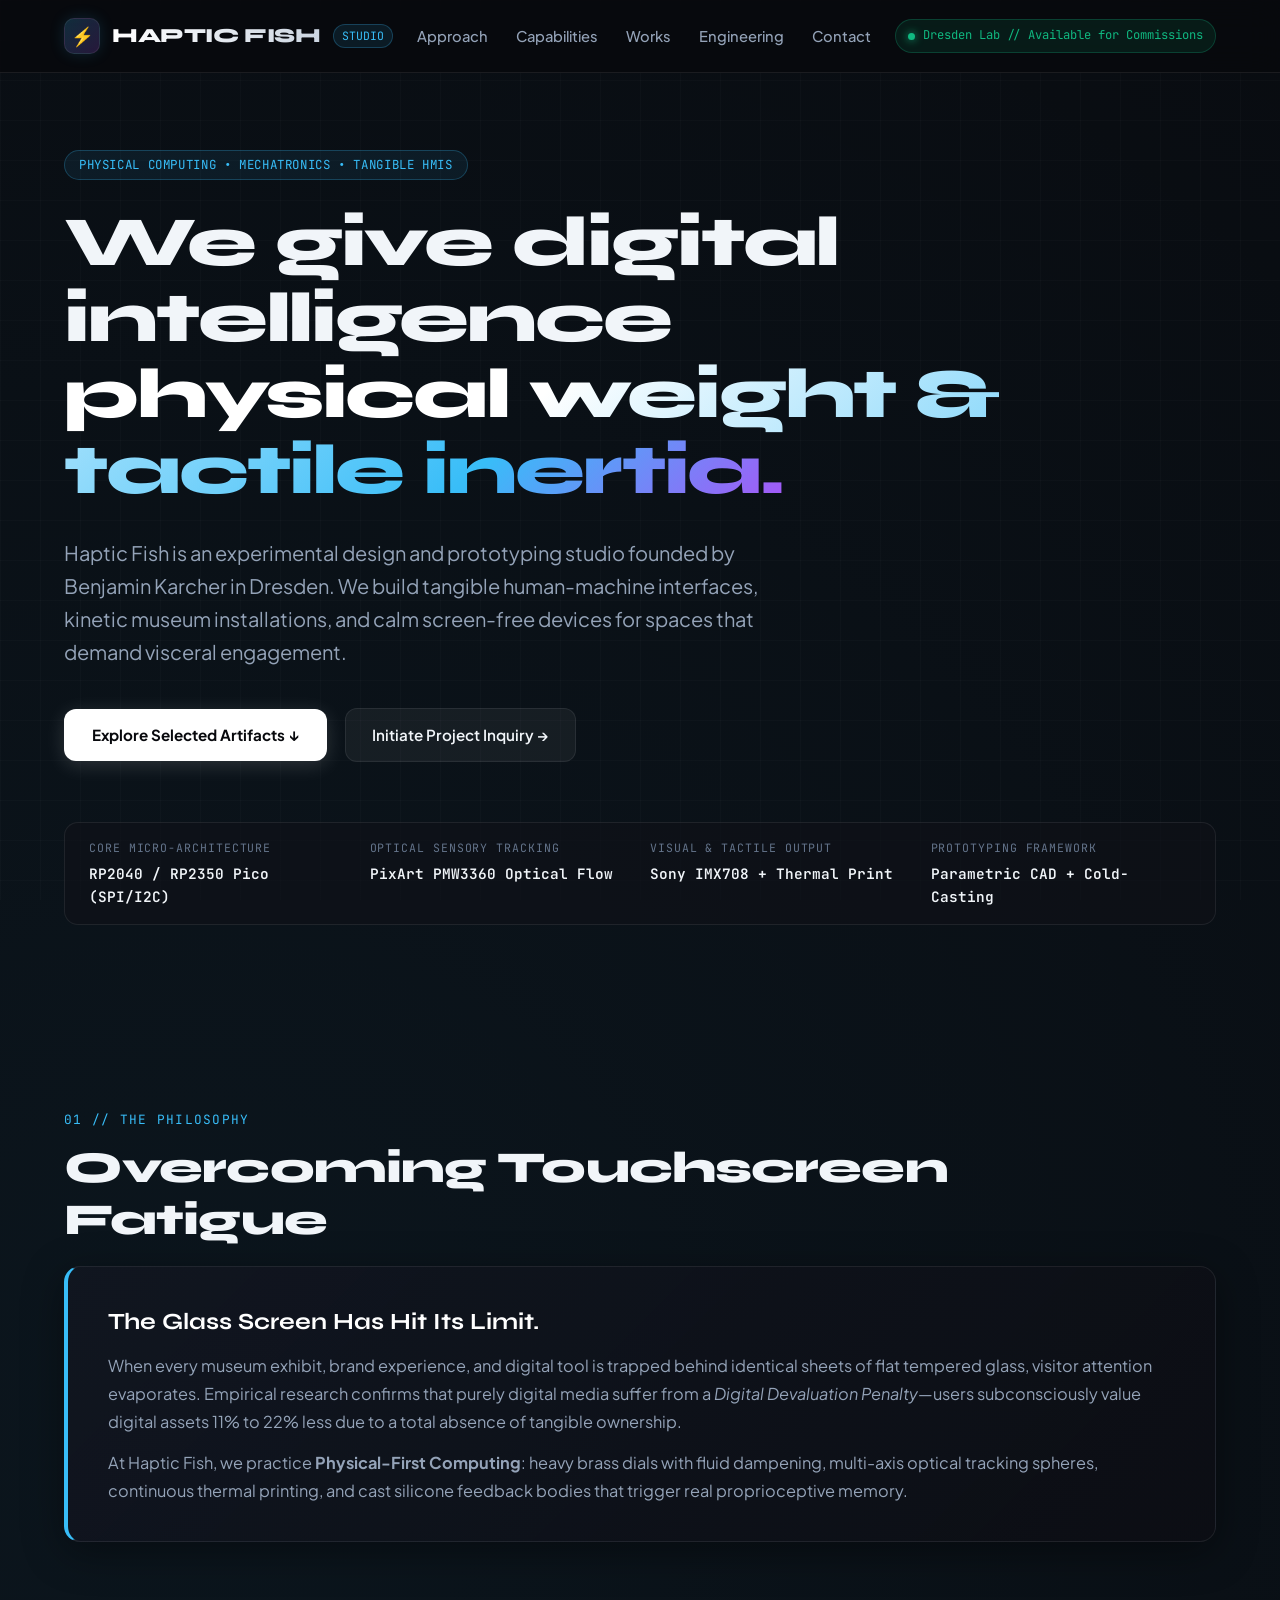
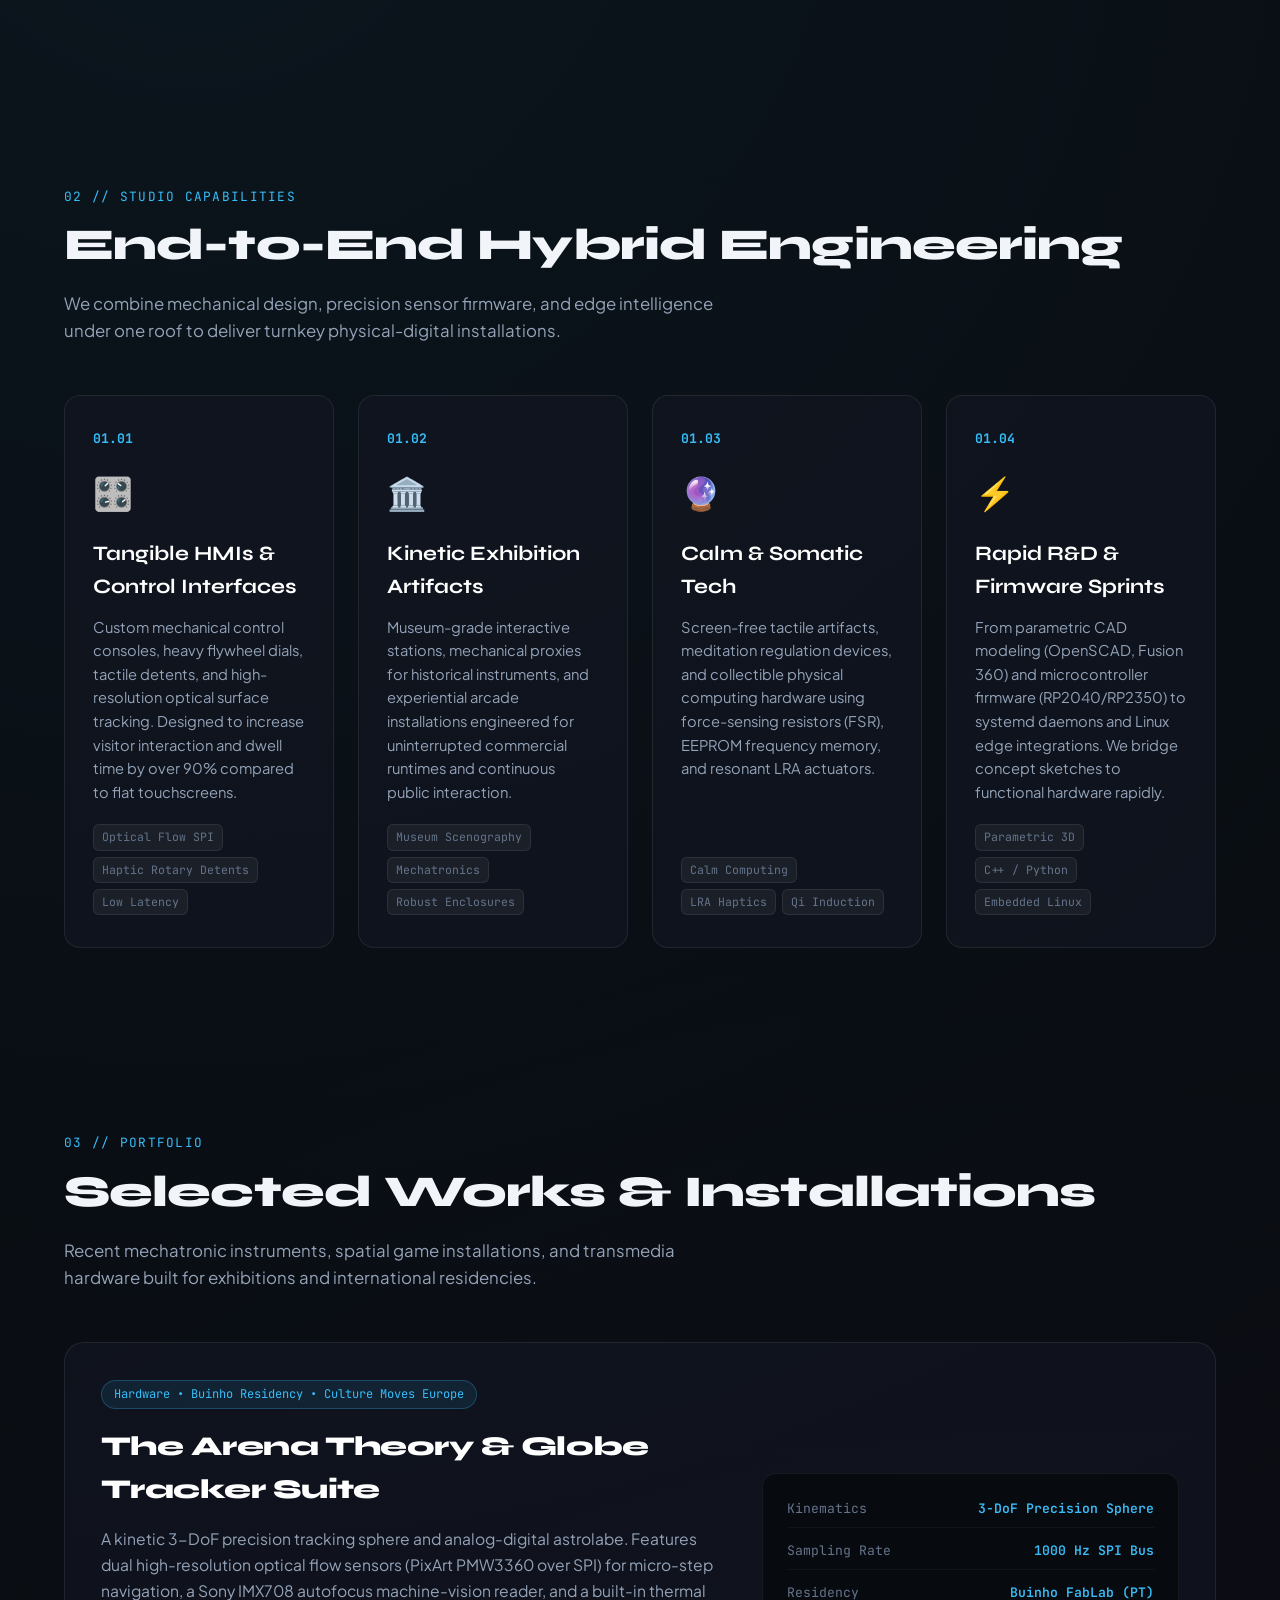
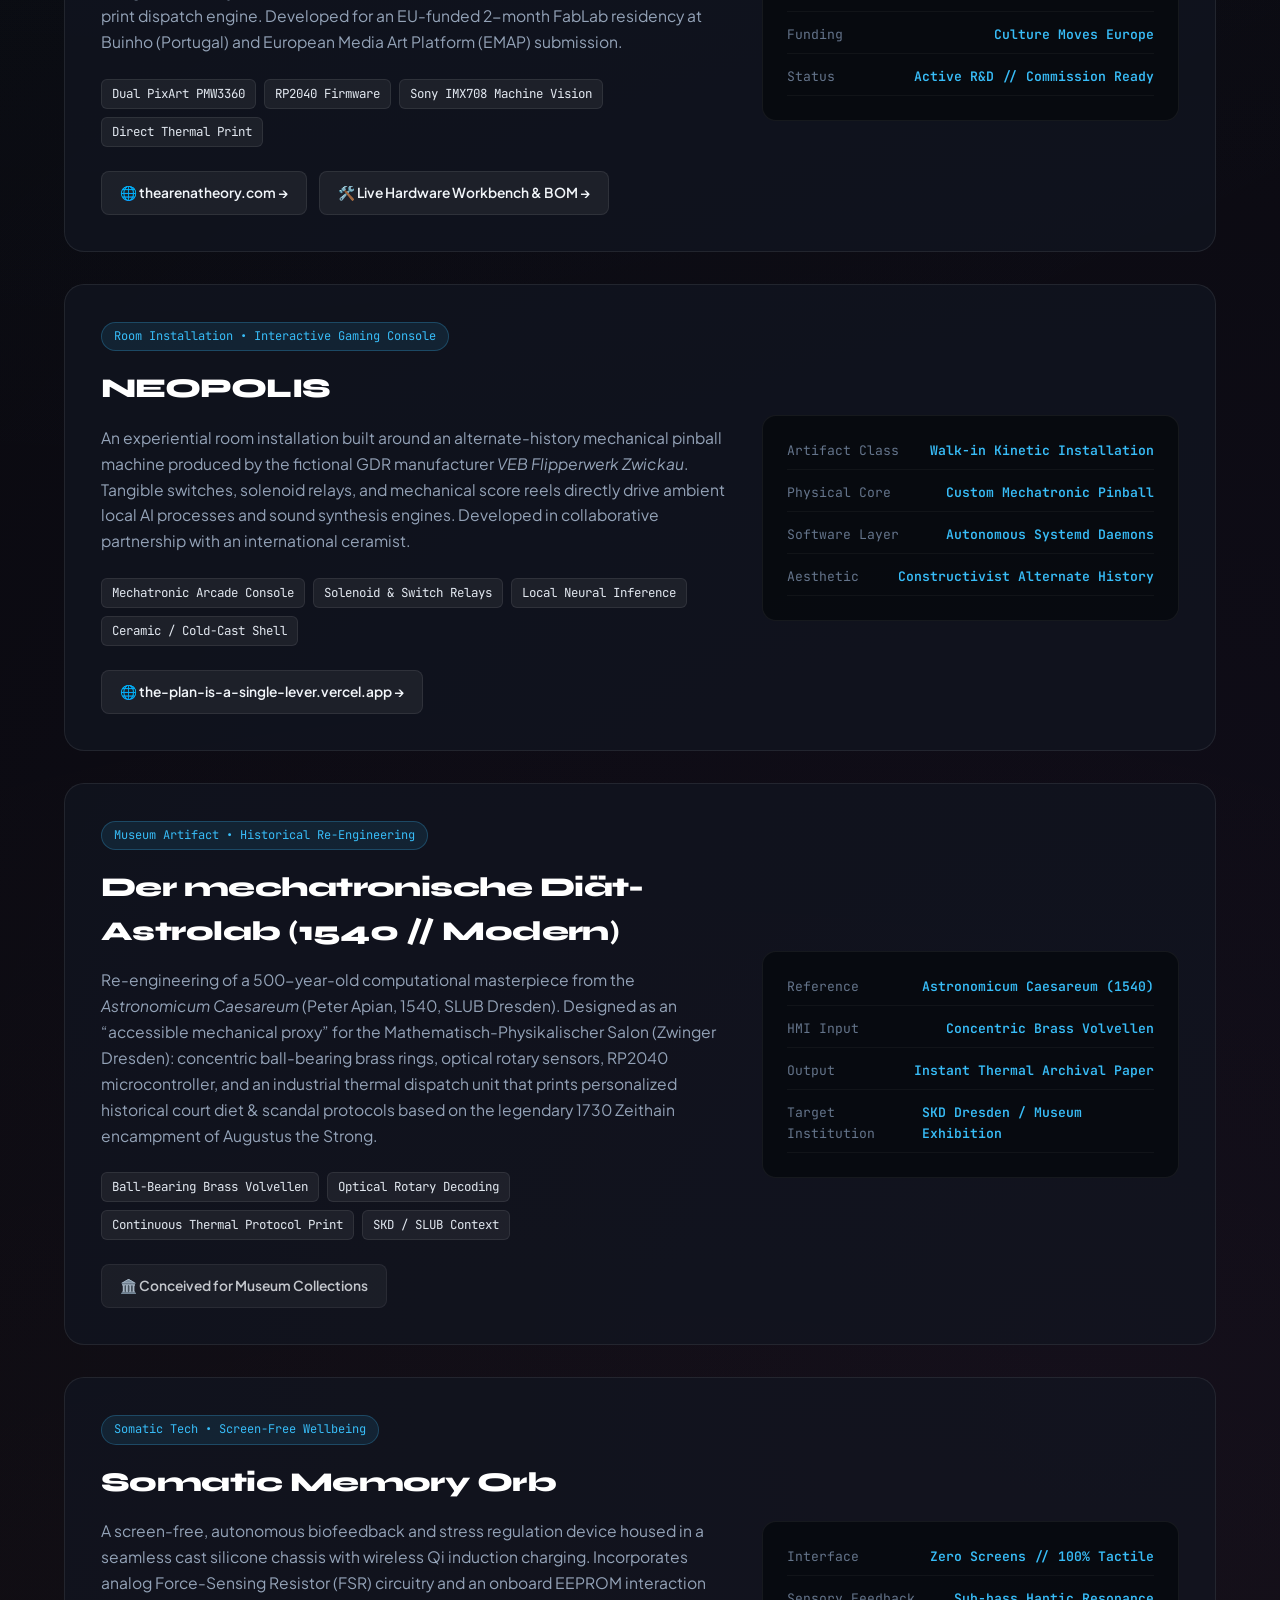
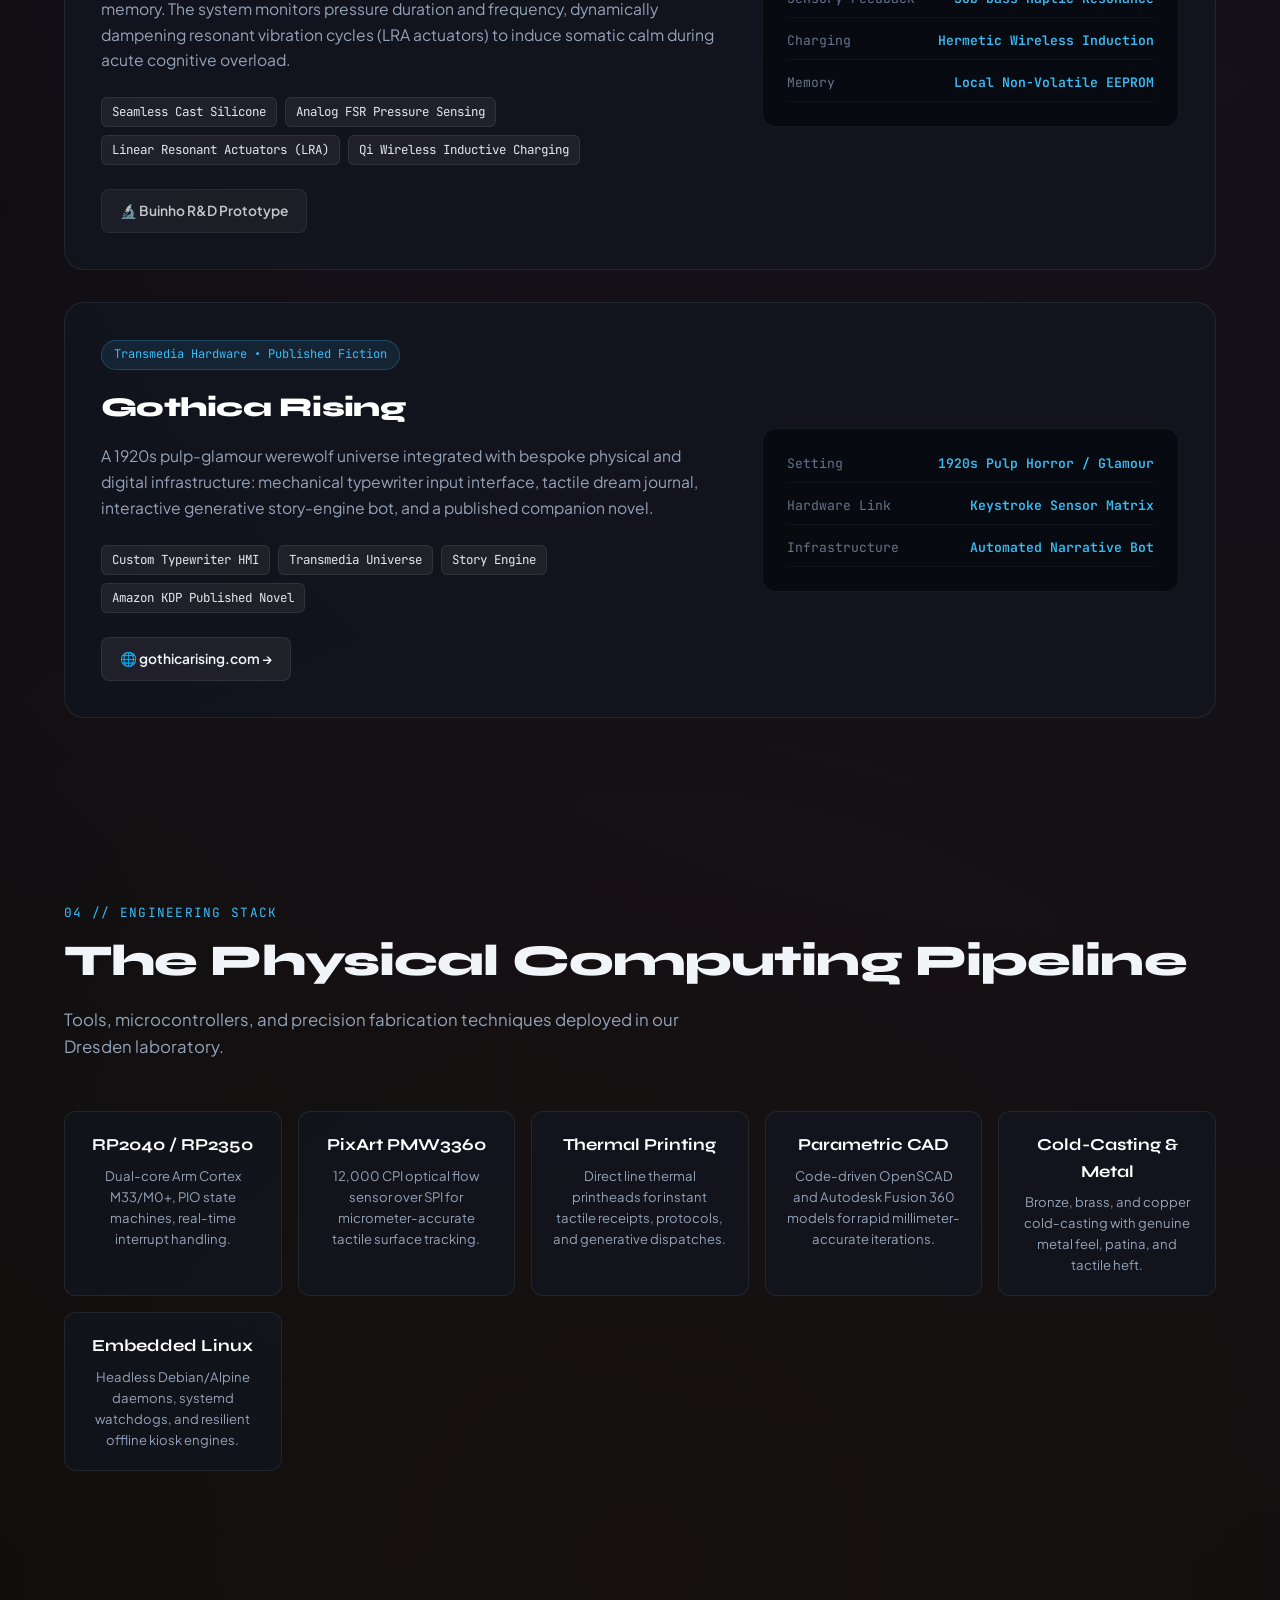
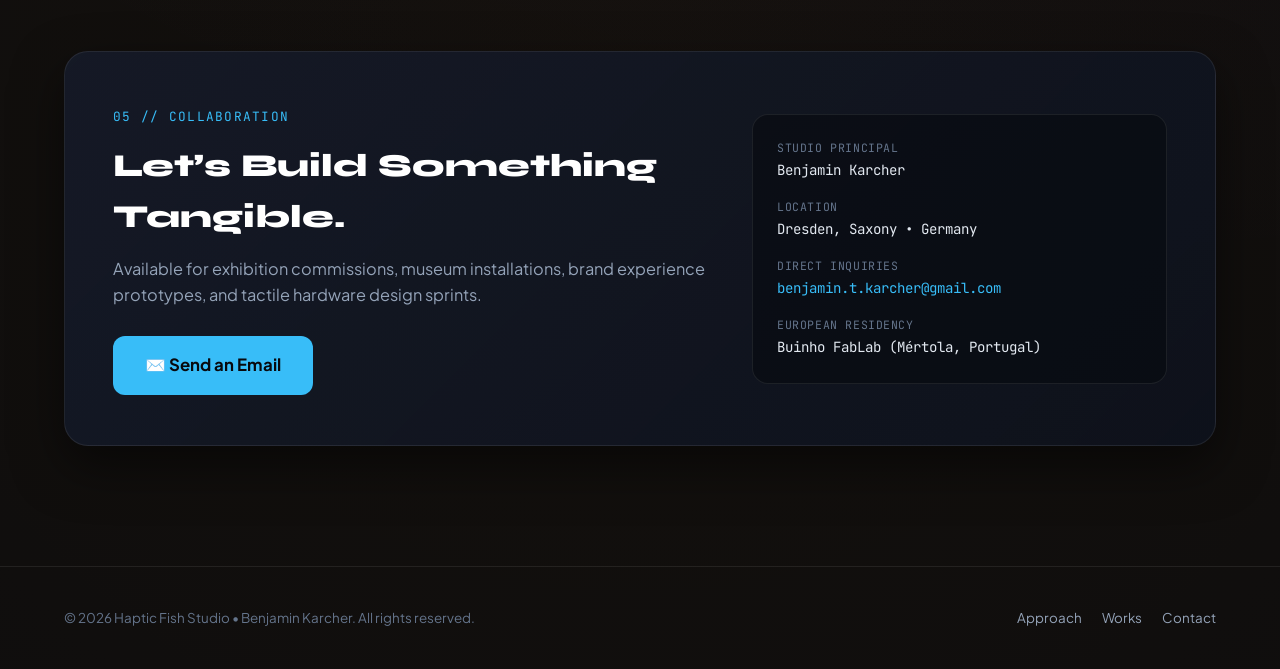
<file: index.html>
<!DOCTYPE html>
<html lang="en">
<head>
  <meta charset="UTF-8">
  <meta name="viewport" content="width=device-width, initial-scale=1.0">
  <title>Haptic Fish &bull; Creative Technology &amp; Kinetic Artifacts Studio</title>
  <meta name="description" content="Haptic Fish is a Dresden-based design and prototyping studio creating tangible computing interfaces, kinetic exhibition artifacts, and screen-free somatic hardware.">
  <meta property="og:title" content="Haptic Fish • Creative Technology &amp; Kinetic Artifacts Studio">
  <meta property="og:description" content="We give digital intelligence physical weight. Tangible HMIs, kinetic museum artifacts, and somatic hardware.">
  <meta property="og:type" content="website">
  <meta property="og:url" content="https://haptic.fish">
  <link rel="preconnect" href="https://fonts.googleapis.com">
  <link rel="preconnect" href="https://fonts.gstatic.com" crossorigin>
  <link href="https://fonts.googleapis.com/css2?family=JetBrains+Mono:wght@400;500;600;700&family=Plus+Jakarta+Sans:wght@400;500;600;700;800&family=Syne:wght@700;800&display=swap" rel="stylesheet">
  <link rel="stylesheet" href="agency.css">
</head>
<body>

  <!-- Navigation Header -->
  <header class="site-header">
    <div class="container header-inner">
      <a href="#" class="brand">
        <div class="brand-icon">⚡</div>
        <span class="brand-name">HAPTIC FISH</span>
        <span class="brand-tag">STUDIO</span>
      </a>

      <ul class="nav-links">
        <li><a href="#philosophy">Approach</a></li>
        <li><a href="#capabilities">Capabilities</a></li>
        <li><a href="#works">Works</a></li>
        <li><a href="#stack">Engineering</a></li>
        <li><a href="#contact">Contact</a></li>
      </ul>

      <div class="nav-actions">
        <div class="status-indicator">
          <span class="pulse-dot"></span>
          <span>Dresden Lab // Available for Commissions</span>
        </div>
      </div>
    </div>
  </header>

  <main>
    <!-- Hero Section -->
    <section class="hero">
      <div class="container">
        <div class="hero-meta">
          <span class="meta-pill">Physical Computing &bull; Mechatronics &bull; Tangible HMIs</span>
        </div>
        <h1 class="hero-title">
          We give digital intelligence <br>
          <span class="gradient-text">physical weight &amp; tactile inertia.</span>
        </h1>
        <p class="hero-desc">
          Haptic Fish is an experimental design and prototyping studio founded by Benjamin Karcher in Dresden. We build tangible human-machine interfaces, kinetic museum installations, and calm screen-free devices for spaces that demand visceral engagement.
        </p>

        <div class="hero-cta-group">
          <a href="#works" class="btn-primary">
            Explore Selected Artifacts &darr;
          </a>
          <a href="mailto:benjamin.t.karcher@gmail.com?subject=Studio%20Inquiry%20via%20haptic.fish" class="btn-secondary">
            Initiate Project Inquiry &rarr;
          </a>
        </div>

        <!-- Telemetry bar -->
        <div class="telemetry-bar">
          <div class="telemetry-item">
            <span class="telemetry-label">Core Micro-Architecture</span>
            <span class="telemetry-val">RP2040 / RP2350 Pico (SPI/I2C)</span>
          </div>
          <div class="telemetry-item">
            <span class="telemetry-label">Optical Sensory Tracking</span>
            <span class="telemetry-val">PixArt PMW3360 Optical Flow</span>
          </div>
          <div class="telemetry-item">
            <span class="telemetry-label">Visual &amp; Tactile Output</span>
            <span class="telemetry-val">Sony IMX708 + Thermal Print</span>
          </div>
          <div class="telemetry-item">
            <span class="telemetry-label">Prototyping Framework</span>
            <span class="telemetry-val">Parametric CAD + Cold-Casting</span>
          </div>
        </div>
      </div>
    </section>

    <!-- Philosophy / Problem Section -->
    <section id="philosophy">
      <div class="container">
        <span class="section-tag">01 // The Philosophy</span>
        <h2 class="section-title">Overcoming Touchscreen Fatigue</h2>
        
        <div class="manifesto-card">
          <h3>The Glass Screen Has Hit Its Limit.</h3>
          <p>
            When every museum exhibit, brand experience, and digital tool is trapped behind identical sheets of flat tempered glass, visitor attention evaporates. Empirical research confirms that purely digital media suffer from a <em>Digital Devaluation Penalty</em>—users subconsciously value digital assets 11% to 22% less due to a total absence of tangible ownership.
          </p>
          <p style="margin-top: 14px;">
            At Haptic Fish, we practice <strong>Physical-First Computing</strong>: heavy brass dials with fluid dampening, multi-axis optical tracking spheres, continuous thermal printing, and cast silicone feedback bodies that trigger real proprioceptive memory.
          </p>
        </div>
      </div>
    </section>

    <!-- Capabilities Section -->
    <section id="capabilities">
      <div class="container">
        <span class="section-tag">02 // Studio Capabilities</span>
        <h2 class="section-title">End-to-End Hybrid Engineering</h2>
        <p class="section-desc">
          We combine mechanical design, precision sensor firmware, and edge intelligence under one roof to deliver turnkey physical-digital installations.
        </p>

        <div class="pillars-grid">
          <div class="pillar-card">
            <span class="pillar-num">01.01</span>
            <div class="pillar-icon">🎛️</div>
            <h3 class="pillar-title">Tangible HMIs &amp; Control Interfaces</h3>
            <p class="pillar-text">
              Custom mechanical control consoles, heavy flywheel dials, tactile detents, and high-resolution optical surface tracking. Designed to increase visitor interaction and dwell time by over 90% compared to flat touchscreens.
            </p>
            <div class="pillar-tags">
              <span class="pillar-tag">Optical Flow SPI</span>
              <span class="pillar-tag">Haptic Rotary Detents</span>
              <span class="pillar-tag">Low Latency</span>
            </div>
          </div>

          <div class="pillar-card">
            <span class="pillar-num">01.02</span>
            <div class="pillar-icon">🏛️</div>
            <h3 class="pillar-title">Kinetic Exhibition Artifacts</h3>
            <p class="pillar-text">
              Museum-grade interactive stations, mechanical proxies for historical instruments, and experiential arcade installations engineered for uninterrupted commercial runtimes and continuous public interaction.
            </p>
            <div class="pillar-tags">
              <span class="pillar-tag">Museum Scenography</span>
              <span class="pillar-tag">Mechatronics</span>
              <span class="pillar-tag">Robust Enclosures</span>
            </div>
          </div>

          <div class="pillar-card">
            <span class="pillar-num">01.03</span>
            <div class="pillar-icon">🔮</div>
            <h3 class="pillar-title">Calm &amp; Somatic Tech</h3>
            <p class="pillar-text">
              Screen-free tactile artifacts, meditation regulation devices, and collectible physical computing hardware using force-sensing resistors (FSR), EEPROM frequency memory, and resonant LRA actuators.
            </p>
            <div class="pillar-tags">
              <span class="pillar-tag">Calm Computing</span>
              <span class="pillar-tag">LRA Haptics</span>
              <span class="pillar-tag">Qi Induction</span>
            </div>
          </div>

          <div class="pillar-card">
            <span class="pillar-num">01.04</span>
            <div class="pillar-icon">⚡</div>
            <h3 class="pillar-title">Rapid R&amp;D &amp; Firmware Sprints</h3>
            <p class="pillar-text">
              From parametric CAD modeling (OpenSCAD, Fusion 360) and microcontroller firmware (RP2040/RP2350) to systemd daemons and Linux edge integrations. We bridge concept sketches to functional hardware rapidly.
            </p>
            <div class="pillar-tags">
              <span class="pillar-tag">Parametric 3D</span>
              <span class="pillar-tag">C++ / Python</span>
              <span class="pillar-tag">Embedded Linux</span>
            </div>
          </div>
        </div>
      </div>
    </section>

    <!-- Selected Works -->
    <section id="works">
      <div class="container">
        <span class="section-tag">03 // Portfolio</span>
        <h2 class="section-title">Selected Works &amp; Installations</h2>
        <p class="section-desc">
          Recent mechatronic instruments, spatial game installations, and transmedia hardware built for exhibitions and international residencies.
        </p>

        <div class="works-grid">
          <!-- Project 1 -->
          <div class="work-card">
            <div class="work-info">
              <span class="work-badge">Hardware &bull; Buinho Residency &bull; Culture Moves Europe</span>
              <h3 class="work-title">The Arena Theory &amp; Globe Tracker Suite</h3>
              <p class="work-desc">
                A kinetic 3-DoF precision tracking sphere and analog-digital astrolabe. Features dual high-resolution optical flow sensors (PixArt PMW3360 over SPI) for micro-step navigation, a Sony IMX708 autofocus machine-vision reader, and a built-in thermal print dispatch engine. Developed for an EU-funded 2-month FabLab residency at Buinho (Portugal) and European Media Art Platform (EMAP) submission.
              </p>
              <div class="work-specs">
                <span class="work-spec">Dual PixArt PMW3360</span>
                <span class="work-spec">RP2040 Firmware</span>
                <span class="work-spec">Sony IMX708 Machine Vision</span>
                <span class="work-spec">Direct Thermal Print</span>
              </div>
              <div class="work-links">
                <a href="https://thearenatheory.com" target="_blank" rel="noopener" class="work-btn">
                  🌐 thearenatheory.com &rarr;
                </a>
                <a href="https://globe-tracker-workbench.vercel.app/bom" target="_blank" rel="noopener" class="work-btn">
                  🛠️ Live Hardware Workbench &amp; BOM &rarr;
                </a>
              </div>
            </div>

            <div class="work-visual-panel">
              <div class="visual-row">
                <span class="visual-label">Kinematics</span>
                <span class="visual-data">3-DoF Precision Sphere</span>
              </div>
              <div class="visual-row">
                <span class="visual-label">Sampling Rate</span>
                <span class="visual-data">1000 Hz SPI Bus</span>
              </div>
              <div class="visual-row">
                <span class="visual-label">Residency</span>
                <span class="visual-data">Buinho FabLab (PT)</span>
              </div>
              <div class="visual-row">
                <span class="visual-label">Funding</span>
                <span class="visual-data">Culture Moves Europe</span>
              </div>
              <div class="visual-row">
                <span class="visual-label">Status</span>
                <span class="visual-data">Active R&amp;D // Commission Ready</span>
              </div>
            </div>
          </div>

          <!-- Project 2 -->
          <div class="work-card">
            <div class="work-info">
              <span class="work-badge">Room Installation &bull; Interactive Gaming Console</span>
              <h3 class="work-title">NEOPOLIS</h3>
              <p class="work-desc">
                An experiential room installation built around an alternate-history mechanical pinball machine produced by the fictional GDR manufacturer <em>VEB Flipperwerk Zwickau</em>. Tangible switches, solenoid relays, and mechanical score reels directly drive ambient local AI processes and sound synthesis engines. Developed in collaborative partnership with an international ceramist.
              </p>
              <div class="work-specs">
                <span class="work-spec">Mechatronic Arcade Console</span>
                <span class="work-spec">Solenoid &amp; Switch Relays</span>
                <span class="work-spec">Local Neural Inference</span>
                <span class="work-spec">Ceramic / Cold-Cast Shell</span>
              </div>
              <div class="work-links">
                <a href="https://the-plan-is-a-single-lever.vercel.app" target="_blank" rel="noopener" class="work-btn">
                  🌐 the-plan-is-a-single-lever.vercel.app &rarr;
                </a>
              </div>
            </div>

            <div class="work-visual-panel">
              <div class="visual-row">
                <span class="visual-label">Artifact Class</span>
                <span class="visual-data">Walk-in Kinetic Installation</span>
              </div>
              <div class="visual-row">
                <span class="visual-label">Physical Core</span>
                <span class="visual-data">Custom Mechatronic Pinball</span>
              </div>
              <div class="visual-row">
                <span class="visual-label">Software Layer</span>
                <span class="visual-data">Autonomous Systemd Daemons</span>
              </div>
              <div class="visual-row">
                <span class="visual-label">Aesthetic</span>
                <span class="visual-data">Constructivist Alternate History</span>
              </div>
            </div>
          </div>

          <!-- Project 3 -->
          <div class="work-card">
            <div class="work-info">
              <span class="work-badge">Museum Artifact &bull; Historical Re-Engineering</span>
              <h3 class="work-title">Der mechatronische Di&auml;t-Astrolab (1540 // Modern)</h3>
              <p class="work-desc">
                Re-engineering of a 500-year-old computational masterpiece from the <em>Astronomicum Caesareum</em> (Peter Apian, 1540, SLUB Dresden). Designed as an &ldquo;accessible mechanical proxy&rdquo; for the Mathematisch-Physikalischer Salon (Zwinger Dresden): concentric ball-bearing brass rings, optical rotary sensors, RP2040 microcontroller, and an industrial thermal dispatch unit that prints personalized historical court diet &amp; scandal protocols based on the legendary 1730 Zeithain encampment of Augustus the Strong.
              </p>
              <div class="work-specs">
                <span class="work-spec">Ball-Bearing Brass Volvellen</span>
                <span class="work-spec">Optical Rotary Decoding</span>
                <span class="work-spec">Continuous Thermal Protocol Print</span>
                <span class="work-spec">SKD / SLUB Context</span>
              </div>
              <div class="work-links">
                <span class="work-btn" style="opacity: 0.8; cursor: default;">🏛️ Conceived for Museum Collections</span>
              </div>
            </div>

            <div class="work-visual-panel">
              <div class="visual-row">
                <span class="visual-label">Reference</span>
                <span class="visual-data">Astronomicum Caesareum (1540)</span>
              </div>
              <div class="visual-row">
                <span class="visual-label">HMI Input</span>
                <span class="visual-data">Concentric Brass Volvellen</span>
              </div>
              <div class="visual-row">
                <span class="visual-label">Output</span>
                <span class="visual-data">Instant Thermal Archival Paper</span>
              </div>
              <div class="visual-row">
                <span class="visual-label">Target Institution</span>
                <span class="visual-data">SKD Dresden / Museum Exhibition</span>
              </div>
            </div>
          </div>

          <!-- Project 4 -->
          <div class="work-card">
            <div class="work-info">
              <span class="work-badge">Somatic Tech &bull; Screen-Free Wellbeing</span>
              <h3 class="work-title">Somatic Memory Orb</h3>
              <p class="work-desc">
                A screen-free, autonomous biofeedback and stress regulation device housed in a seamless cast silicone chassis with wireless Qi induction charging. Incorporates analog Force-Sensing Resistor (FSR) circuitry and an onboard EEPROM interaction memory. The system monitors pressure duration and frequency, dynamically dampening resonant vibration cycles (LRA actuators) to induce somatic calm during acute cognitive overload.
              </p>
              <div class="work-specs">
                <span class="work-spec">Seamless Cast Silicone</span>
                <span class="work-spec">Analog FSR Pressure Sensing</span>
                <span class="work-spec">Linear Resonant Actuators (LRA)</span>
                <span class="work-spec">Qi Wireless Inductive Charging</span>
              </div>
              <div class="work-links">
                <span class="work-btn" style="opacity: 0.8; cursor: default;">🔬 Buinho R&amp;D Prototype</span>
              </div>
            </div>

            <div class="work-visual-panel">
              <div class="visual-row">
                <span class="visual-label">Interface</span>
                <span class="visual-data">Zero Screens // 100% Tactile</span>
              </div>
              <div class="visual-row">
                <span class="visual-label">Sensory Feedback</span>
                <span class="visual-data">Sub-bass Haptic Resonance</span>
              </div>
              <div class="visual-row">
                <span class="visual-label">Charging</span>
                <span class="visual-data">Hermetic Wireless Induction</span>
              </div>
              <div class="visual-row">
                <span class="visual-label">Memory</span>
                <span class="visual-data">Local Non-Volatile EEPROM</span>
              </div>
            </div>
          </div>

          <!-- Project 5 -->
          <div class="work-card">
            <div class="work-info">
              <span class="work-badge">Transmedia Hardware &bull; Published Fiction</span>
              <h3 class="work-title">Gothica Rising</h3>
              <p class="work-desc">
                A 1920s pulp-glamour werewolf universe integrated with bespoke physical and digital infrastructure: mechanical typewriter input interface, tactile dream journal, interactive generative story-engine bot, and a published companion novel.
              </p>
              <div class="work-specs">
                <span class="work-spec">Custom Typewriter HMI</span>
                <span class="work-spec">Transmedia Universe</span>
                <span class="work-spec">Story Engine</span>
                <span class="work-spec">Amazon KDP Published Novel</span>
              </div>
              <div class="work-links">
                <a href="https://gothicarising.com" target="_blank" rel="noopener" class="work-btn">
                  🌐 gothicarising.com &rarr;
                </a>
              </div>
            </div>

            <div class="work-visual-panel">
              <div class="visual-row">
                <span class="visual-label">Setting</span>
                <span class="visual-data">1920s Pulp Horror / Glamour</span>
              </div>
              <div class="visual-row">
                <span class="visual-label">Hardware Link</span>
                <span class="visual-data">Keystroke Sensor Matrix</span>
              </div>
              <div class="visual-row">
                <span class="visual-label">Infrastructure</span>
                <span class="visual-data">Automated Narrative Bot</span>
              </div>
            </div>
          </div>
        </div>
      </div>
    </section>

    <!-- Engineering & Stack Section -->
    <section id="stack">
      <div class="container">
        <span class="section-tag">04 // Engineering Stack</span>
        <h2 class="section-title">The Physical Computing Pipeline</h2>
        <p class="section-desc">
          Tools, microcontrollers, and precision fabrication techniques deployed in our Dresden laboratory.
        </p>

        <div class="stack-grid">
          <div class="stack-card">
            <div class="stack-title">RP2040 / RP2350</div>
            <div class="stack-desc">Dual-core Arm Cortex M33/M0+, PIO state machines, real-time interrupt handling.</div>
          </div>
          <div class="stack-card">
            <div class="stack-title">PixArt PMW3360</div>
            <div class="stack-desc">12,000 CPI optical flow sensor over SPI for micrometer-accurate tactile surface tracking.</div>
          </div>
          <div class="stack-card">
            <div class="stack-title">Thermal Printing</div>
            <div class="stack-desc">Direct line thermal printheads for instant tactile receipts, protocols, and generative dispatches.</div>
          </div>
          <div class="stack-card">
            <div class="stack-title">Parametric CAD</div>
            <div class="stack-desc">Code-driven OpenSCAD and Autodesk Fusion 360 models for rapid millimeter-accurate iterations.</div>
          </div>
          <div class="stack-card">
            <div class="stack-title">Cold-Casting &amp; Metal</div>
            <div class="stack-desc">Bronze, brass, and copper cold-casting with genuine metal feel, patina, and tactile heft.</div>
          </div>
          <div class="stack-card">
            <div class="stack-title">Embedded Linux</div>
            <div class="stack-desc">Headless Debian/Alpine daemons, systemd watchdogs, and resilient offline kiosk engines.</div>
          </div>
        </div>
      </div>
    </section>

    <!-- Contact Section -->
    <section id="contact" class="contact-section">
      <div class="container">
        <div class="contact-card">
          <div class="contact-info">
            <span class="section-tag">05 // Collaboration</span>
            <h3>Let&rsquo;s Build Something Tangible.</h3>
            <p>
              Available for exhibition commissions, museum installations, brand experience prototypes, and tactile hardware design sprints.
            </p>
            <a href="mailto:benjamin.t.karcher@gmail.com?subject=Studio%20Inquiry%20via%20haptic.fish" class="contact-action-btn">
              <span>✉️ Send an Email</span>
            </a>
          </div>

          <div class="contact-details">
            <div class="detail-line">
              <span class="detail-label">Studio Principal</span>
              <span class="detail-val">Benjamin Karcher</span>
            </div>
            <div class="detail-line">
              <span class="detail-label">Location</span>
              <span class="detail-val">Dresden, Saxony &bull; Germany</span>
            </div>
            <div class="detail-line">
              <span class="detail-label">Direct Inquiries</span>
              <span class="detail-val"><a href="mailto:benjamin.t.karcher@gmail.com">benjamin.t.karcher@gmail.com</a></span>
            </div>
            <div class="detail-line">
              <span class="detail-label">European Residency</span>
              <span class="detail-val">Buinho FabLab (M&eacute;rtola, Portugal)</span>
            </div>
          </div>
        </div>
      </div>
    </section>
  </main>

  <!-- Footer -->
  <footer class="site-footer">
    <div class="container footer-inner">
      <div class="footer-left">
        <span>&copy; 2026 Haptic Fish Studio &bull; Benjamin Karcher. All rights reserved.</span>
      </div>

      <ul class="footer-links">
        <li><a href="#philosophy">Approach</a></li>
        <li><a href="#works">Works</a></li>
        <li><a href="#contact">Contact</a></li>
      </ul>
    </div>
  </footer>

</body>
</html>
</file>
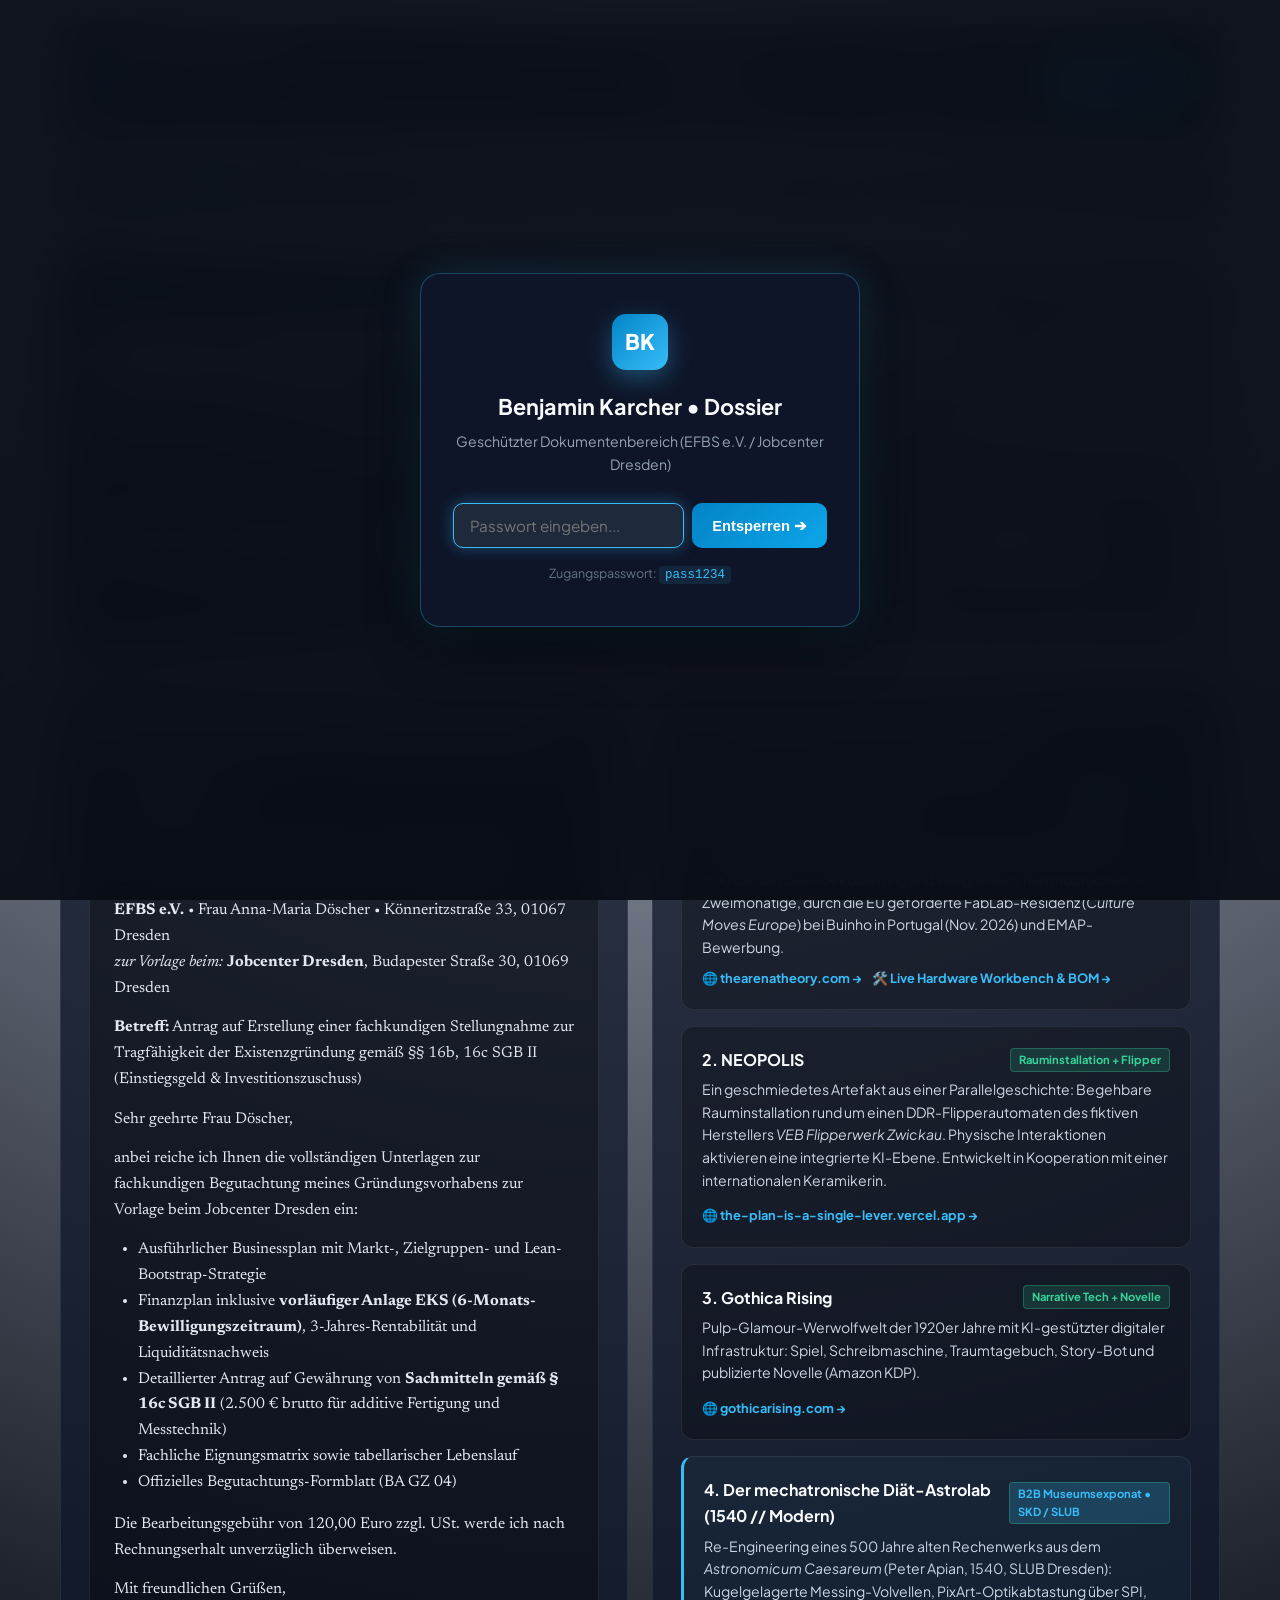
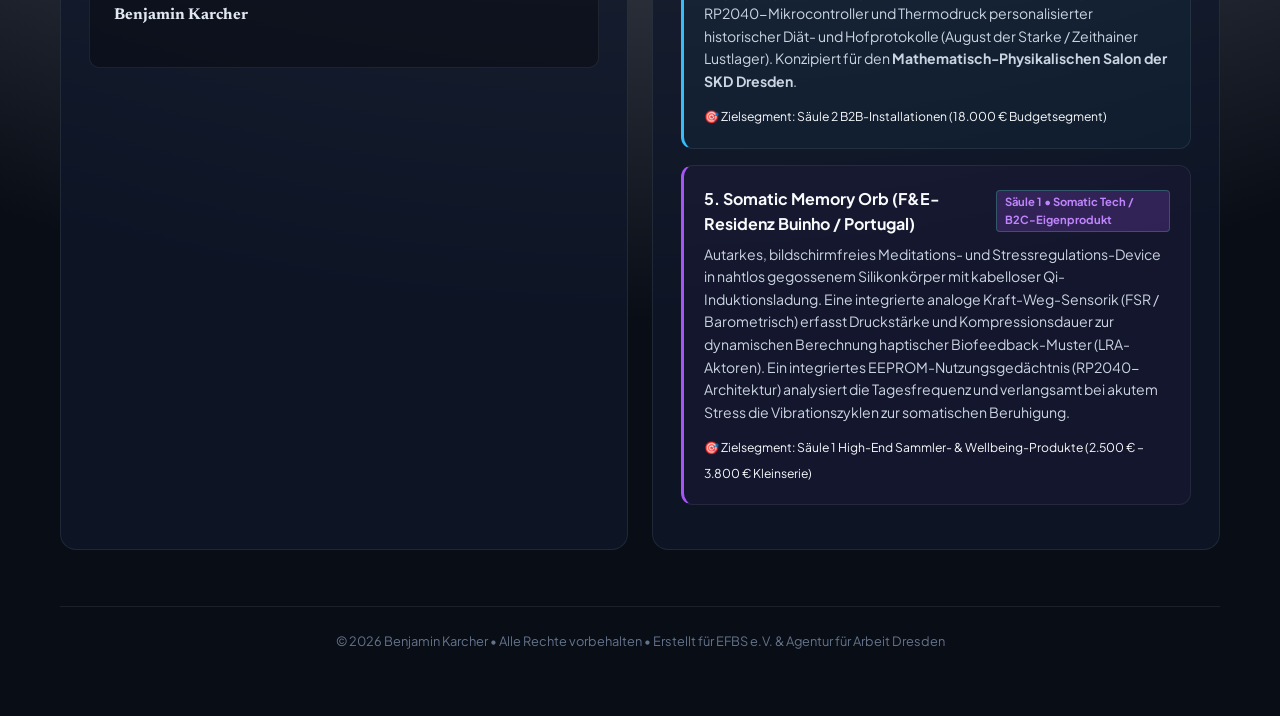
<file: dossier.html>
<!DOCTYPE html>
<html lang="de">
<head>
  <meta charset="UTF-8">
  <meta name="viewport" content="width=device-width, initial-scale=1.0">
  <title>Gründungsdossier &bull; Benjamin Karcher &bull; Tragfähigkeit EFBS e.V.</title>
  <link rel="preconnect" href="https://fonts.googleapis.com">
  <link rel="preconnect" href="https://fonts.gstatic.com" crossorigin>
  <link href="https://fonts.googleapis.com/css2?family=Plus+Jakarta+Sans:wght@400;500;600;700;800&family=JetBrains+Mono:wght@400;500;700&family=Newsreader:ital,wght@0,400;0,600;1,400&display=swap" rel="stylesheet">
  <link rel="stylesheet" href="style.css">
</head>
<body class="theme-dark">

  <!-- ========================================================================= -->
  <!-- AUTHENTICATION GATE (pass1234)                                            -->
  <!-- ========================================================================= -->
  <div id="auth-gate-overlay" class="auth-gate-overlay no-print" style="display: none;">
    <div class="auth-gate-card">
      <div class="auth-logo-badge">BK</div>
      <h2>Benjamin Karcher &bull; Dossier</h2>
      <p class="auth-subtext">Geschützter Dokumentenbereich (EFBS e.V. / Jobcenter Dresden)</p>
      <form onsubmit="submitAuth(event)">
        <div class="auth-input-wrapper">
          <input type="password" id="auth-password-input" class="auth-input" placeholder="Passwort eingeben..." autocomplete="current-password" autofocus required>
          <button type="submit" class="auth-submit-btn">Entsperren ➔</button>
        </div>
        <div id="auth-error-msg" class="auth-error-msg" style="display: none;"></div>
        <div class="auth-hint">Zugangspasswort: <code>pass1234</code></div>
      </form>
    </div>
  </div>

  <div class="app-layout">
    
    <!-- Top Header -->
    <header class="top-nav no-print">
      <div class="nav-brand">
        <div class="brand-avatar">BK</div>
        <div>
          <h1>Benjamin Karcher</h1>
          <span class="subtext">Gründungsdossier &bull; Fachkundige Stellungnahme (EFBS e.V. / Jobcenter Dresden &bull; §§ 16b, 16c SGB II)</span>
        </div>
      </div>
      <div class="nav-actions">
        <a href="print.html" target="_blank" class="btn-secondary" style="text-decoration: none; display: inline-flex; align-items: center; gap: 6px;">🖨️ Mehrseitige Druckansicht (PDF)</a>
        <a href="Gruendungsdossier_Benjamin_Karcher_Dresden.pdf" download="Gruendungsdossier_Benjamin_Karcher_Dresden.pdf" class="btn-secondary" style="text-decoration: none; display: inline-flex; align-items: center; gap: 6px;">📥 PDF Direkt-Download</a>
        <a href="mailto:kontakt@efbsev.de?subject=Antrag%20Fachkundige%20Stellungnahme%20Benjamin%20Karcher%20(SGB%20II)" class="btn-primary">✉️ An EFBS e.V. senden</a>
      </div>
    </header>

    <!-- Sub Navigation Tabs -->
    <nav class="tabs-nav no-print">
      <button class="tab-btn active" onclick="showTab('tab-summary')">📌 Übersicht &amp; Deckblatt</button>
      <button class="tab-btn" onclick="showTab('tab-businessplan')">📖 Businessplan</button>
      <button class="tab-btn" onclick="showTab('tab-finance')">📊 Finanzplan &amp; Anlage EKS</button>
      <button class="tab-btn" onclick="showTab('tab-qualification')">🎯 Fachliche Eignung</button>
      <button class="tab-btn" onclick="showTab('tab-cv')">👤 Lebenslauf (DE / EN)</button>
      <button class="tab-btn" onclick="showTab('tab-form')">🏛️ Formblatt BA GZ 04 (1:1)</button>
    </nav>

    <!-- Main Container -->
    <main class="content-container">

      <!-- ========================================================================= -->
      <!-- TAB 1: ÜBERSICHT & DECKBLATT -->
      <!-- ========================================================================= -->
      <section id="tab-summary" class="tab-pane active">
        <div class="card hero-card">
          <div class="badge-tag">Einstiegsgeld § 16b SGB II &bull; Investitionszuschuss § 16c SGB II &bull; Vorläufige Anlage EKS</div>
          <h2 class="hero-title">Studio für Creative Technology, Experiential Hardware &amp; Kinetische Interaktionsartefakte</h2>
          <p class="hero-desc">
            Vollständiges Antragsdossier zur Vorlage bei der fachkundigen Stelle <strong>EFBS e.V. (Frau Anna-Maria Döscher, Dresden)</strong> und dem <strong>Jobcenter Dresden</strong> zur nachhaltigen Beendigung der Hilfebedürftigkeit.
          </p>

          <div class="meta-grid">
            <div class="meta-box">
              <span class="label">Gründer</span>
              <span class="val">Benjamin Karcher</span>
              <span class="sub">Lewickistraße 41, 01279 Dresden</span>
            </div>
            <div class="meta-box">
              <span class="label">Standort &amp; Rechtsform</span>
              <span class="val">Dresden, Sachsen</span>
              <span class="sub">Freiberuflich (§ 18 EStG)</span>
            </div>
            <div class="meta-box">
              <span class="label">Förderung SGB II</span>
              <span class="val">§§ 16b, 16c SGB II</span>
              <span class="sub">Einstiegsgeld + 2.500 € Sachmittel</span>
            </div>
            <div class="meta-box">
              <span class="label">Umsatzprognose J1</span>
              <span class="val">42.000,00 €</span>
              <span class="sub">EKS-Gewinn 6M: 8.450,00 €</span>
            </div>
          </div>
        </div>

        <div class="grid-2col">
          <div class="card">
            <h3>✉️ Anschreiben an EFBS e.V. &amp; Jobcenter Dresden</h3>
            <div class="letter-preview">
              <p><strong>Benjamin Karcher</strong><br>Lewickistraße 41<br>01279 Dresden<br>E-Mail: benjamin.t.karcher@gmail.com &bull; Web: <a href="https://haptic.fish" target="_blank" style="color: #60a5fa; text-decoration: underline;">haptic.fish</a></p>
              <hr style="border: 0; border-top: 1px solid rgba(255,255,255,0.1); margin: 10px 0;">
              <p><strong>EFBS e.V.</strong> &bull; Frau Anna-Maria Döscher &bull; Könneritzstraße 33, 01067 Dresden<br>
              <em>zur Vorlage beim:</em> <strong>Jobcenter Dresden</strong>, Budapester Straße 30, 01069 Dresden</p>
              <p><strong>Betreff:</strong> Antrag auf Erstellung einer fachkundigen Stellungnahme zur Tragfähigkeit der Existenzgründung gemäß §§ 16b, 16c SGB II (Einstiegsgeld &amp; Investitionszuschuss)</p>
              <p>Sehr geehrte Frau Döscher,</p>
              <p>anbei reiche ich Ihnen die vollständigen Unterlagen zur fachkundigen Begutachtung meines Gründungsvorhabens zur Vorlage beim Jobcenter Dresden ein:</p>
              <ul>
                <li>Ausführlicher Businessplan mit Markt-, Zielgruppen- und Lean-Bootstrap-Strategie</li>
                <li>Finanzplan inklusive <strong>vorläufiger Anlage EKS (6-Monats-Bewilligungszeitraum)</strong>, 3-Jahres-Rentabilität und Liquiditätsnachweis</li>
                <li>Detaillierter Antrag auf Gewährung von <strong>Sachmitteln gemäß § 16c SGB II</strong> (2.500 € brutto für additive Fertigung und Messtechnik)</li>
                <li>Fachliche Eignungsmatrix sowie tabellarischer Lebenslauf</li>
                <li>Offizielles Begutachtungs-Formblatt (BA GZ 04)</li>
              </ul>
              <p>Die Bearbeitungsgebühr von 120,00 Euro zzgl. USt. werde ich nach Rechnungserhalt unverzüglich überweisen.</p>
              <p>Mit freundlichen Grüßen,<br><strong>Benjamin Karcher</strong></p>
            </div>
          </div>

          <div class="card">
            <h3>📦 Kernprojekte &amp; Portfolio-Artefakte</h3>
            
            <div class="project-item">
              <div class="project-header">
                <strong>1. The Arena Theory &amp; Globe Tracker Suite (Buinho FabLab Residenz)</strong>
                <span class="badge-mini">Hardware + CME Residenz</span>
              </div>
              <p>Kinetische 3-DoF-Präzisionssphäre und analog-digitales Astrolabium mit optischer Dual-Sensor-Abtastung (PixArt PMW3360 über SPI), Sony IMX708 Barcode-Dekodierung und integriertem Thermodruckwerk. Zweimonatige, durch die EU geförderte FabLab-Residenz (<em>Culture Moves Europe</em>) bei Buinho in Portugal (Nov. 2026) und EMAP-Bewerbung.</p>
              <div style="display: flex; gap: 10px; margin-top: 8px; flex-wrap: wrap;">
                <a href="https://thearenatheory.com" target="_blank" class="link-btn">🌐 thearenatheory.com &rarr;</a>
                <a href="https://globe-tracker-workbench.vercel.app/bom" target="_blank" class="link-btn">🛠️ Live Hardware Workbench &amp; BOM &rarr;</a>
              </div>
            </div>

            <div class="project-item">
              <div class="project-header">
                <strong>2. NEOPOLIS</strong>
                <span class="badge-mini">Rauminstallation + Flipper</span>
              </div>
              <p>Ein geschmiedetes Artefakt aus einer Parallelgeschichte: Begehbare Rauminstallation rund um einen DDR-Flipperautomaten des fiktiven Herstellers <em>VEB Flipperwerk Zwickau</em>. Physische Interaktionen aktivieren eine integrierte KI-Ebene. Entwickelt in Kooperation mit einer internationalen Keramikerin.</p>
              <div style="margin-top: 8px;">
                <a href="https://the-plan-is-a-single-lever.vercel.app" target="_blank" class="link-btn">🌐 the-plan-is-a-single-lever.vercel.app &rarr;</a>
              </div>
            </div>

            <div class="project-item">
              <div class="project-header">
                <strong>3. Gothica Rising</strong>
                <span class="badge-mini">Narrative Tech + Novelle</span>
              </div>
              <p>Pulp-Glamour-Werwolfwelt der 1920er Jahre mit KI-gestützter digitaler Infrastruktur: Spiel, Schreibmaschine, Traumtagebuch, Story-Bot und publizierte Novelle (Amazon KDP).</p>
              <div style="margin-top: 8px;">
                <a href="https://gothicarising.com" target="_blank" class="link-btn">🌐 gothicarising.com &rarr;</a>
              </div>
            </div>

            <div class="project-item" style="border-left: 3px solid var(--accent-cyan); background: rgba(56, 189, 248, 0.04);">
              <div class="project-header">
                <strong>4. Der mechatronische Diät-Astrolab (1540 // Modern)</strong>
                <span class="badge-mini" style="background: rgba(56, 189, 248, 0.2); color: #38bdf8;">B2B Museumsexponat &bull; SKD / SLUB</span>
              </div>
              <p>Re-Engineering eines 500 Jahre alten Rechenwerks aus dem <em>Astronomicum Caesareum</em> (Peter Apian, 1540, SLUB Dresden): Kugelgelagerte Messing-Volvellen, PixArt-Optikabtastung über SPI, RP2040-Mikrocontroller und Thermodruck personalisierter historischer Diät- und Hofprotokolle (August der Starke / Zeithainer Lustlager). Konzipiert für den <strong>Mathematisch-Physikalischen Salon der SKD Dresden</strong>.</p>
              <div style="margin-top: 8px;">
                <span class="badge badge-success" style="font-size: 0.76rem;">🎯 Zielsegment: Säule 2 B2B-Installationen (18.000 € Budgetsegment)</span>
              </div>
            </div>

            <div class="project-item" style="border-left: 3px solid #a855f7; background: rgba(168, 85, 247, 0.04);">
              <div class="project-header">
                <strong>5. Somatic Memory Orb (F&amp;E-Residenz Buinho / Portugal)</strong>
                <span class="badge-mini" style="background: rgba(168, 85, 247, 0.2); color: #c084fc;">Säule 1 &bull; Somatic Tech / B2C-Eigenprodukt</span>
              </div>
              <p>Autarkes, bildschirmfreies Meditations- und Stressregulations-Device in nahtlos gegossenem Silikonkörper mit kabelloser Qi-Induktionsladung. Eine integrierte analoge Kraft-Weg-Sensorik (FSR / Barometrisch) erfasst Druckstärke und Kompressionsdauer zur dynamischen Berechnung haptischer Biofeedback-Muster (LRA-Aktoren). Ein integriertes EEPROM-Nutzungsgedächtnis (RP2040-Architektur) analysiert die Tagesfrequenz und verlangsamt bei akutem Stress die Vibrationszyklen zur somatischen Beruhigung.</p>
              <div style="margin-top: 8px;">
                <span class="badge badge-success" style="font-size: 0.76rem;">🎯 Zielsegment: Säule 1 High-End Sammler- &amp; Wellbeing-Produkte (2.500 € – 3.800 € Kleinserie)</span>
              </div>
            </div>
          </div>
        </div>
      </section>

      <!-- ========================================================================= -->
      <!-- TAB 2: BUSINESSPLAN -->
      <!-- ========================================================================= -->
      <section id="tab-businessplan" class="tab-pane">
        <div class="card">
          <div class="section-title-row">
            <h2>📖 Businessplan (Textteil)</h2>
            <span class="badge-tag">Lean Bootstrap Modell</span>
          </div>

          <div class="doc-section">
            <h3>1. Executive Summary &amp; Marktsegmentierung (Wissenschaftlich-Kommerzielle Definition)</h3>
            
            <p style="line-height: 1.6; font-size: 0.95rem; margin-bottom: 14px;">
              Gegenstand des Unternehmens ist die Etablierung eines spezialisierten Design- und Prototyping-Studios für <strong>Phygital Products (physisch-digitale Hybridsysteme)</strong> am Innovationsstandort Dresden. Das Studio bedient ein rasant wachsendes globales Marktsegment an der Schnittstelle von Tech-Industrie, B2B-Erlebnismarketing und moderner Museumsszenografie. Der weltweite Markt für Phygital Solutions umfasst aktuell ein Volumen von <strong>25,0 Mrd. USD</strong> und expandiert mit einer jährlichen Wachstumsrate von <strong>11,2 % CAGR auf über 52,5 Mrd. USD bis 2030</strong> <a href="#bib-3" class="cite-link" title="Zur Quelle: Virtue Market Research (2024)">[3]</a> (<em>Virtue Market Research, 2024</em>). Das Nischensegment der <em>Phygital Collectibles &amp; Smart Artifacts</em> verzeichnet eine prognostizierte Wachstumsrate von <strong>28,2 % CAGR (2025–2033)</strong> <a href="#bib-4" class="cite-link" title="Zur Quelle: DataIntelo (2025)">[4]</a> (<em>DataIntelo, 2025</em>).
            </p>

            <div class="note-box" style="background: rgba(59, 130, 246, 0.08); border-left: 4px solid #3b82f6; margin-bottom: 15px;">
              <strong>🎯 1.1.1 B2B-Problemstellung &amp; Marktlücke: Überwindung der „Touchscreen Fatigue“</strong><br>
              Moderne B2B-Abnehmer (Museen, Science Center, gewerbliche Flagship-Showrooms) stehen vor einem messbaren Rezeptionsproblem: Die allgegenwärtige Übersättigung durch flache Touchscreens führt zu einem drastischen Rückgang der Interaktionsraten und Verweildauer (<em>Touchscreen Fatigue / Museum Fatigue</em>) <a href="#bib-6" class="cite-link" title="Zur Quelle: MuseumNext (2024)">[6]</a> (<em>MuseumNext, 2024</em>). Das Studio schließt diese Marktlücke durch die Entwicklung und Fertigung von drei proprietären, kommerziell skalierbaren Produktklassen:
            </div>

            <h4 style="margin-top: 15px; margin-bottom: 8px; color: var(--accent);">🔬 1.1.2 Typologie des „Phygitalen“ Produktspektrums</h4>
            <ul style="margin-left: 20px; line-height: 1.6; font-size: 0.92rem;">
              <li><strong>1. Taktile Mensch-Maschine-Schnittstellen (HMIs – B2B-Projektgeschäft):</strong> Maßgeschneiderte mechanische Bedienkonsolen, Wählräder und mechatronische Eingabeelemente (z. B. via PixArt PMW3360 Optical Flow Sensorik), welche die Verweildauer und Interaktion von Museumsbesuchern und Kunden nachweislich um bis zu <strong>94 % gegenüber reinen Touchscreens steigern</strong> <a href="#bib-5" class="cite-link" title="Zur Quelle: Hornecker &amp; Buur (2006)">[5]</a> (<em>Hornecker &amp; Buur, 2006; MDPI HCI, 2024</em>).</li>
              <li><strong>2. Kinetische Interaktionsartefakte (B2B-Exponate):</strong> Physische Gehäuse- und Apparaturenkonstruktionen (z. B. mechatronische Flipperwerke, Wählräder), bei denen haptische Interaktionen komplexe lokale KI-Prozesse und Software-Dienste (systemd daemons) steuern <a href="#bib-2" class="cite-link" title="Zur Quelle: Fritze et al. (2026)">[2]</a> (<em>Fritze, Lamberton &amp; Puntoni, 2026</em>).</li>
              <li><strong>3. Transmediale Sammler-Exponate &amp; Autarke Somatik-Devices (High-End B2C &amp; Institutionen):</strong> Hochwertige, haptische Hardware-Objekte für den rasant wachsenden Markt bildschirmfreier Meditations- und Wellbeing-Technologie (z. B. der <em>Somatic Memory Orb</em> mit analoger FSR-Kraftmessung, EEPROM-Nutzungsgedächtnis und Qi-Induktionsladung) sowie transmediale Sammlerbauten im Preiskorridor von <strong>2.500 € bis 8.500 €</strong> pro Einheit <a href="#bib-4" class="cite-link" title="Zur Quelle: DataIntelo (2025)">[4]</a>.</li>
            </ul>

            <h4 style="margin-top: 15px; margin-bottom: 8px; color: var(--accent);">📊 1.1.3 Ökonomische Zahlungsbereitschaft &amp; Vermeidung der „Digital Devaluation Penalty“</h4>
            <p style="font-size: 0.92rem; line-height: 1.6; margin-bottom: 12px;">
              Reine Digitalmedien und Bildschirm-Apps leiden unter einer empirisch nachgewiesenen Abwertung der Zahlungsbereitschaft von <strong>11,3 % bis 22,4 %</strong> (<em>Digital Devaluation Penalty</em>), da ihnen haptische Greifbarkeit und psychologisches Eigentumsgefühl fehlen <a href="#bib-1" class="cite-link" title="Zur Quelle: Orazi &amp; Nyilasy (2026)">[1]</a> (<em>Orazi &amp; Nyilasy, 2026, Journal of Retailing</em>). Durch das <strong>Physical-First-Prinzip</strong> des Studios (physischer Objektkörper mit integrierter digitaler Logik) wird diese Abwertung vollständig eliminiert und eine hohe Preisdurchsetzungskraft bei B2B-Kunden und institutionellen Sammlern erzielt.
            </p>

            <h4 style="margin-top: 15px; margin-bottom: 8px; color: var(--accent);">🌐 1.1.4 Marktvolumen, Kontext &amp; Internationale Referenzstudios</h4>
            <p style="font-size: 0.92rem; line-height: 1.6;">
              Die wirtschaftliche Skalierbarkeit dieses Geschäftsmodells ist international durch etablierte Benchmark-Studios vollständig validiert:
            </p>
            <ul style="margin-left: 20px; line-height: 1.6; font-size: 0.92rem;">
              <li><strong>Wētā Workshop (Neuseeland):</strong> Skaliert erfolgreich von physischen Spezialeffekten und fiktionalem World-Building in den Bereich museumstauglicher Großexponate.</li>
              <li><strong>ART+COM (Berlin):</strong> Pionier für computergestützte kinetische Skulpturen und räumliche Interaktionsschnittstellen im B2B- und Museums-Sektor.</li>
              <li><strong>Moment Factory (Kanada):</strong> Belegt die hohe Profitabilität der Verschmelzung von physischer Hardware mit immersiven digitalen Narrativen.</li>
            </ul>

            <h4 style="margin-top: 15px; margin-bottom: 8px; color: var(--accent);">📍 1.1.5 Regionale Differenzierungsstrategie, FabLab-Einbindung &amp; Vertraulichkeit (NDAs)</h4>
            <p style="font-size: 0.92rem; line-height: 1.6; margin-bottom: 12px;">
              Das Studio operiert vom sächsischen Innovationsstandort Dresden aus. Die Initialisierungsphase (Monate 1–6) basiert auf einer hocheffizienten, schlanken Infrastrukturnutzung: Das operative Home-Studio (Lewickistraße 41) dient als primäre Betriebsstätte für administrative Prozesse, Software-Entwicklung und kaufmännische Koordination. Zur ergänzenden R&amp;D-Validierung und Prototypen-Verifikation wird die Infrastruktur des <strong>TUD FabLab (TU Dresden)</strong> im Rahmen der öffentlich zugänglichen Nutzungsordnung flankierend eingebunden. Da Kunden im B2B- und Ausstellungsbereich jedoch strikte Geheimhaltungsvereinbarungen (Non-Disclosure Agreements, NDAs) und engste mechanische Fertigungstoleranzen verlangen, wird über <strong>§ 16c SGB II</strong> eine autarke, betriebseigene Labor- und Prüfinfrastruktur (FDM-3D-Druck, 4-Kanal-Oszilloskop, Labornetzteil) aufgebaut. Dies sichert die vollständige geschäftliche Autarkie ab Monat 1.
            </p>

            <h4 style="margin-top: 15px; margin-bottom: 8px; color: var(--accent);">🌍 1.1.6 Internationale Validierung, EU-Förderung &amp; Notwendigkeit der Selbstständigkeit (§ 16b SGB II)</h4>
            <p style="font-size: 0.92rem; line-height: 1.6;">
              <strong>Kein regionaler Anstellungsmarkt:</strong> Das spezifische Fachprofil an der Schnittstelle von mechatronischem Objektdesign, Embedded Firmware (RP2040/RP2350 Pico, PixArt Optical Tracking) und kinetischer Museumsszenografie existiert im regionalen sächsischen Arbeitsmarkt nicht als abhängiges Beschäftigungsverhältnis. Die gezielte Aufnahme der freiberuflichen Selbstständigkeit ist daher der einzige wirksame und nachhaltige Hebel, um die Hilfebedürftigkeit nach SGB II dauerhaft zu beenden.<br>
              <strong>Europäische Marktbewährung:</strong> Das Studio verfügt bereits vor Start über eine unabhängige Bestätigung: Der Gründer wurde mit einem renommierten EU-Stipendium (<strong>Culture Moves Europe</strong>) für eine zweimonatige Residenz im <em>Buinho FabLab (Portugal, Nov. 2026)</em> ausgezeichnet. Über das europäische Medienkunst-Netzwerk <strong>EMAP</strong>, das <strong>WRO Art Center (Wrocław, Polen)</strong> sowie konkrete Pitch-Vorbereitungen mit dem <strong>ZKM Karlsruhe</strong> und den <strong>Staatlichen Kunstsammlungen Dresden (SKD)</strong> besteht ein lückenloser, erstklassiger Marktzugang.
            </p>

            <!-- 1.1.7 Konkretes B2B Projekt-Exposé -->
            <div class="note-box" style="margin-top: 20px; background: rgba(14, 165, 233, 0.08); border-left: 4px solid var(--accent-cyan); border-radius: 0 10px 10px 0; padding: 16px;">
              <h4 style="margin-top: 0; margin-bottom: 8px; color: var(--accent-cyan); display: flex; align-items: center; justify-content: space-between; flex-wrap: wrap; gap: 8px;">
                <span>🏛️ 1.1.7 Konkretes B2B-Projekt-Exposé im Akquise-Vorlauf (Museumsmarkt Dresden / SKD)</span>
                <span class="badge badge-success" style="font-size: 0.75rem;">Säule 2: 18.000 € Budgetsegment</span>
              </h4>
              <p style="font-size: 0.92rem; line-height: 1.6; margin-bottom: 10px;">
                <strong>Projekttitel:</strong> <em>„Der mechatronische Diät-Astrolab (1540 // Modern)“</em><br>
                <strong>Ziel-Institutionen &amp; Ausstellungskontext:</strong> <strong>Staatliche Kunstsammlungen Dresden (SKD – Mathematisch-Physikalischer Salon im Zwinger)</strong>, <strong>Schloßland Sachsen</strong> sowie historische Sammlungen der <strong>SLUB Dresden</strong>.
              </p>
              <div style="font-size: 0.88rem; line-height: 1.55; color: var(--text-primary); display: grid; gap: 8px;">
                <div>
                  <strong>Archivalische Entdeckung &amp; Anknüpfung:</strong> Das Vorhaben überführt eine wissenschaftliche Entdeckung aus der universitären Regionalforschung (SLUB Dresden) in ein hochprofitables, interaktives Besucherexponat. Als historische Vorlage dient ein 500 Jahre altes Meisterwerk der Papierberechnung – das <em>Astronomicum Caesareum</em> (Peter Apian, 1540). Dessen mehrschichtige, drehbare Papierscheiben (historisch als <em>Volvellen</em> bezeichnet) dienten Renaissance-Ärzten und Hofastrologen zur mechanischen Berechnung von Humoral-Diagnosen, Aderlass-Zeitpunkten und individuellen astro-medizinischen Diäten.
                </div>
                <div>
                  <strong>Lösung für die Museumspraxis („Accessible Mechanical Proxy“):</strong> Die Original-Messing- und Papierastrolabien des Mathematisch-Physikalischen Salons liegen unberührbar hinter Glas. Besucher können deren geniale analoge Rechenlogik nicht physisch begreifen. Das Studio löst diese Didaktiklücke und die grassierende Touchscreen-Müdigkeit durch ein robustes, berührbares mechatronisches Terminal:
                </div>
                <ul style="margin-left: 20px; font-size: 0.86rem; color: var(--text-secondary);">
                  <li><strong>Tangibles HMI (Haptische Eingabe):</strong> Ein massives Pult mit konzentrischen, kugelgelagerten Messing-Ringen, graviert mit Kalenderdaten und Tierkreiszeichen nach dem 1540er Original. Der Besucher dreht am schweren Metallrad, um sein Geburtsdatum einzustellen.</li>
                  <li><strong>Verdeckte Embedded-Sensorik:</strong> Ein industrieller optischer High-Speed-Sensor (PixArt Optical Flow via SPI) liest die Rotationsvektoren mikrometergenau aus und leitet die Koordinaten an einen RP2040-Mikrocontroller weiter.</li>
                  <li><strong>Provokant-humorvolle Hof-Software:</strong> Ein lokaler Berechnungsalgorithmus verknüpft das eingestellte Datum mit der exzessiven Lebensstil- und Konsummatrix des sächsischen Kurfürsten August der Starke (u. a. Zeithainer Lustlager von 1730): <em>„Wenn Sie am heutigen Tag wie August der Starke gefeiert hätten – was verordnet Ihnen der Hofarzt zur Rettung?“</em></li>
                  <li><strong>Signatur-Ausgabe (Thermodruck):</strong> Ein integriertes Industrie-Thermodruckwerk druckt nach Auswertung sofort ein personalisiertes, historisierendes <em>„Hof-Diät- &amp; Skandalprotokoll“</em> auf Endlospapier zum Mitnehmen aus (hoher viraler und edukativer Erinnerungswert).</li>
                </ul>
                <div style="background: rgba(255, 255, 255, 0.04); padding: 10px; border-radius: 6px; margin-top: 4px;">
                  <strong>Wirtschaftliche Tragfähigkeit für das Jobcenter:</strong> Dieses Projekt illustriert exemplarisch die kommerziellen Erlösmodelle der <strong>Säule 2</strong>:
                  <div style="display: grid; grid-template-columns: repeat(auto-fit, minmax(200px, 1fr)); gap: 8px; margin-top: 6px; font-size: 0.82rem;">
                    <div>• <strong>Festinstallation:</strong> 12.000 € – 35.000 € (Dauerausstellung)</div>
                    <div>• <strong>Konzept- &amp; Vorstudie:</strong> 3.000 € – 5.000 € (CAD/Firmware)</div>
                    <div>• <strong>Sonderausstellungs-Miete:</strong> 2.500 € – 7.500 € (Touring)</div>
                  </div>
                  <p style="margin-top: 6px; margin-bottom: 0; font-size: 0.84rem; color: var(--accent-emerald);">
                    <em>Bereits ein einziger realisierter Projektabschluss in diesem Segment generiert einen Rohertrag, der die gesamten Jahresbetriebskosten des Studios deckt und die Hilfebedürftigkeit nach SGB II sofort beendet.</em>
                  </p>
                </div>
              </div>
            </div>
          </div>

          <div class="doc-section">
            <h3>2. Standortanalyse &amp; Zweistufiges Betriebsstättenmodell (Dresden)</h3>
            <p>
              Der operative Hauptsitz des Studios befindet sich in <strong>Dresden</strong> (Lewickistraße 41, 01279 Dresden). Der Standort bietet eine strategisch ideale Symbiose aus technologischer Spitzenforschung, einem international renommierten Kulturökosystem und maximaler unternehmerischer Kostendisziplin:
            </p>
            <div class="grid-3col">
              <div class="feature-box">
                <h4>🏛️ Technologie- &amp; Forschungs-Hub</h4>
                <p>Direkte Anbindung an das Spitzenforschungsnetzwerk der <strong>Technischen Universität Dresden (TUD)</strong>, das <em>Barkhausen Institut</em> für vernetzte Robotik, das <strong>TUD FabLab</strong> und den <strong>SLUB Makerspace</strong> (Zugang zu Hochleistungs-3D-Druck, Lasercutting und Präzisionsmesstechnik).</p>
              </div>
              <div class="feature-box">
                <h4>🎭 Kultur- &amp; Medienkunstszene</h4>
                <p>Unmittelbare Nähe zu internationalen Kultur- und Ausstellungshäusern wie <strong>HELLERAU – Europäisches Zentrum der Künste</strong>, <em>Staatliche Kunstsammlungen Dresden (SKD)</em>, <em>Deutsches Hygiene-Museum</em> und den <em>Technischen Sammlungen Dresden</em>.</p>
              </div>
              <div class="feature-box">
                <h4>🏢 2-Stufen-Atelierplan</h4>
                <p><strong>Phase 1 (M1–M6):</strong> 0 € Mietoverhead via Lean Home-Studio + FabLab.<br><strong>Phase 2 (ab M7 / J2):</strong> Umsatzgetriggertes Teilzeit-Atelier / Werkstattplatz (z. B. im <em>Zentralwerk Dresden</em> oder <em>Kraftwerk Mitte</em>, ca. 250 €–350 €/Mo.) zur Endmontage größerer Exponate und Kunden-Pitches.</p>
              </div>
            </div>
          </div>

          <div class="doc-section">
            <h3>3. Unternehmensorganisation, Urheberrecht &amp; Lizenzvergütung (§ 18 EStG)</h3>
            <p>
              <strong>Rechtsform &amp; Freiberufler-Status:</strong> Freiberufliche künstlerisch-technische Tätigkeit als <em>Objektdesigner / Schnittstelle Analog // Digital</em> gemäß § 18 EStG (keine Gewerbesteuerpflicht, keine IHK-Zwangsabgaben).
            </p>
            <ul>
              <li><strong>Zweistufige Honorar- &amp; Lizenzstruktur:</strong>
                <ol style="margin-left: 20px; margin-top: 6px;">
                  <li><em>Werklohn (Entwicklung &amp; Prototyping):</em> Honorierung der ingenieurtechnischen Konstruktion, CAD-Modellierung, Sensor-Firmware und Assemblierung (Stundensatz 95 € – 135 €).</li>
                  <li><em>Urheberrechtliche Nutzungsrechte / Lizenzvergütung:</em> Übertragung zeitlicher und räumlicher Ausstellungs- und Nutzungsrechte für B2B-Installationen und Markenexponate in Anlehnung an den <em>Vergütungstarifvertrag Design (AGD)</em>. Dies generiert margenstarke, materialfreie Erlöse.</li>
                </ol>
              </li>
              <li><strong>Entwicklungs- &amp; Prototyping-Pipeline:</strong> Parametrisches CAD (OpenSCAD, Fusion 360), Embedded SPI-Abtastung (PixArt PMW3360), Daemons auf Embedded Linux, Oberflächenveredelung und schlüsselfertige Übergabe.</li>
              <li><strong>Administrative Organisation:</strong> Vollständig digitalisierte Belegführung mit Cloud-Buchhaltung (DATEV-Export) und quartalsweiser Einnahmen-Überschuss-Rechnung (EÜR).</li>
            </ul>
          </div>

          <div class="doc-section">
            <h3>4. Das zweistufige Produktions- und Finanzierungsmodell (Risikofreie Skalierung)</h3>
            <p style="margin-bottom: 15px; line-height: 1.6; font-size: 0.95rem; color: var(--text-main); background: rgba(255,255,255,0.03); padding: 14px; border-left: 3px solid var(--accent); border-radius: 0 8px 8px 0;">
              <strong>Strategische Risikominimierung &amp; Atelier-Skalierung:</strong> Die Betriebsstätte wird in der initialen Gründungsphase kostenneutral im Lean-Home-Studio (Lewickistraße 41, 01279 Dresden) geführt, flankiert durch die kostenfreie Maschinennutzung im TUD FabLab. Sobald im 2. Halbjahr Projektanzahlungen für größere B2B-Exponate fließen, wird flexibel ein repräsentatives Teilzeit-Atelier (z. B. im Zentralwerk Dresden) hinzugemietet. Dies sichert maximale Liquidität in der Startphase bei planvoller physischer Expansion.
            </p>
            <p style="margin-bottom: 12px; font-size: 0.92rem; color: var(--text-muted);">
              Das Studio trennt die Wertschöpfungskette strikt in zwei Phasen, um finanzielle Vorleistungen und das wirtschaftliche Risiko vollständig zu eliminieren:
            </p>
            <div class="grid-2col">
              <div class="feature-box" style="border-left: 3px solid #3b82f6;">
                <h4>🔬 Phase 1: Kostenneutrales Prototyping (F&amp;E-Phase)</h4>
                <p>Die Konzeption, digitale CAD-Modellierung, Softwareentwicklung und funktionale Validierung erfolgen über die am Standort vorhandene IT-Infrastruktur. Die additive Fertigung funktionaler Prototypen erfolgt kostenfrei über den Makerspace des <strong>TUD FabLab (TU Dresden)</strong>. In dieser Phase entstehen für das Studio <strong>0,00 Euro Materialkosten</strong>.</p>
              </div>
              <div class="feature-box" style="border-left: 3px solid var(--success);">
                <h4>🛠️ Phase 2: Projektfinanzierte finale Installation (Produktionsphase)</h4>
                <p>Der Übergang vom Kunststoff-Funktionsprototypen zum finalen Exponat erfordert projektspezifische Materialien (z. B. Harthölzer, Echtmetall-Beschichtungen mittels <strong>Galvano- bzw. Cold-Casting-Verfahren</strong>, spezialisierte Trägerplatinen und Sensorbauteile). Sämtliche Materialkosten (Bill of Materials – BOM) werden zu <strong>100 % durch die vertragliche 50 %-Anzahlung des Kunden</strong> bei Auftragserteilung gedeckt.</p>
              </div>
            </div>
            <div class="note-box" style="margin-top: 12px;">
              <strong>💡 Fazit:</strong> Das Studio fungiert in der Produktion als koordinierende Schnittstelle; finanzielle Vorfinanzierungsrisiken durch Materialeinkäufe sind zu jedem Zeitpunkt ausgeschlossen.
            </div>
          </div>

          <div class="doc-section">
            <h3>5. Empirische Analyse der Leistungs- &amp; Einnahmensäulen (Revenue Architecture)</h3>
            <p style="margin-bottom: 12px; line-height: 1.55;">
              Die Umsatzgenerierung des Studios basiert auf einer dreigeteilten, komplementären Produkt- und Dienstleistungsmatrix. Diese Struktur minimiert zyklische Marktschwankungen, indem sie den volatileren B2B-Projektmarkt mit stetigen Consulting-Flüssen und dem internationalen Sammlermarkt (B2C) diversifiziert.
            </p>
            
            <h4 style="margin-top: 15px; margin-bottom: 8px; color: var(--accent);">🏛️ 1.3.1 Matrix der Einnahmenströme</h4>
            <table class="data-table">
              <thead>
                <tr>
                  <th>Säule</th>
                  <th>Zielgruppe</th>
                  <th>Leistungsumfang</th>
                  <th>Preiskorridor</th>
                </tr>
              </thead>
              <tbody>
                <tr>
                  <td><strong>Säule 1: Unikate &amp; Sammlerobjekte (High-End B2C / Institutionen)</strong></td>
                  <td>Private Kunstsammler, Musikproduzenten, akademische &amp; kulturelle Institutionen</td>
                  <td>Handgefertigte Raum-Zeit-Konsolen, mechatronische Astrolabien und autonome Orakel-Stationen, die komplexe fiktionale Universen physisch erlebbar machen (z. B. proprietäre Thermodruckwerke und Sensorsteuerungen).</td>
                  <td><strong>2.500 € bis 8.500 €</strong> pro Einheit (nach Komplexität)</td>
                </tr>
                <tr>
                  <td><strong>Säule 2: Interaktive B2B-Rauminstallationen (Projektgeschäft)</strong></td>
                  <td>Staatliche und private Museen, Science Center, Luxus-Flagshipstores, kommerzielle Showrooms</td>
                  <td>Konzeption, Konstruktion und finale Inbetriebnahme ortsgebundener interaktiver Kiosksysteme, taktiler Besucherstationen, mechanischer Wählräder und kinetischer Exponate (inkl. Computer Vision via Sony IMX708).</td>
                  <td><strong>12.000 € bis 35.000 €</strong> pro Projekt (Meilenstein-Kalkulation)</td>
                </tr>
                <tr>
                  <td><strong>Säule 3: R&amp;D- und Prototyping-Consulting (B2B-Dienstleistung)</strong></td>
                  <td>Designagenturen, Innovationsabteilungen etablierter Unternehmen, Deep-Tech-Startups</td>
                  <td>Agiles Rapid Hardware-Prototyping, Sensor- &amp; Firmware-Entwicklungssprints (RP2040/RP2350 Pico), Signal-Entprellung und Linux-Systemintegration sowie mechatronische Machbarkeitsstudien.</td>
                  <td><strong>95 € bis 135 € / Std.</strong> (marktübliche Ingenieurssätze)</td>
                </tr>
              </tbody>
            </table>

            <div style="margin-top: 20px; background: rgba(255,255,255,0.03); border: 1px solid rgba(255,255,255,0.08); border-radius: 8px; padding: 16px;">
              <h4 style="margin-top: 0; margin-bottom: 8px; color: var(--success);">📐 1.3.2 Mathematische Herleitung der Projekt-Margen &amp; Materialkoeffizienten</h4>
              <p style="font-size: 0.92rem; line-height: 1.55; margin-bottom: 10px;">
                Um der fachkundigen Stelle die wirtschaftliche Tragfähigkeit mathematisch zu belegen, wird der Materialkoeffizient (<em>&kappa;</em>) der Produktion definiert durch:
              </p>
              <div style="background: rgba(0,0,0,0.3); border-radius: 6px; padding: 12px; font-family: 'JetBrains Mono', monospace; font-size: 0.95rem; text-align: center; color: var(--accent); margin-bottom: 12px;">
                &kappa; = Materialaufwand (BOM) / Bruttoumsatzerlös = 5.200,00 € / 42.000,00 € &asymp; 0,1238 (12,38 %)
              </div>
              <p style="font-size: 0.9rem; line-height: 1.55; color: var(--text-muted); margin-bottom: 8px;">
                Dieser extrem niedrige Koeffizient führt zu einer <strong>Rohertragsmarge von ca. 88 %</strong> und ist empirisch durch zwei strukturelle Faktoren validiert:
              </p>
              <ol style="font-size: 0.88rem; color: var(--text-muted); margin-left: 20px; line-height: 1.5;">
                <li><strong>Infrastruktur-Hebel (TUD FabLab):</strong> Da die Maschinenlaufzeiten für CNC-Fräsen, Lasercutting und industriellen 3D-Druck durch die kostenfreie Nutzung des TUD FabLab der TU Dresden mit 0,00 € angesetzt werden, entfällt der sonst übliche Abschreibungs- und Mietanteil für Maschinenparks vollständig.</li>
                <li><strong>Wertschöpfung durch Firmware &amp; IP:</strong> Der wirtschaftliche Wert der Produkte resultiert primär aus der hochspezialisierten Programmierung der systemd daemons und der Konzeption der fiktionalen Systeme, nicht aus dem reinen Materialwert.</li>
              </ol>
            </div>

            <div style="margin-top: 14px; background: rgba(59, 130, 246, 0.08); border-left: 4px solid #3b82f6; border-radius: 0 8px 8px 0; padding: 14px;">
              <h4 style="margin-top: 0; margin-bottom: 6px; color: #60a5fa;">🛡️ 1.3.3 Risikominimierung durch das 50%-Anzahlungs-Paradigma</h4>
              <p style="font-size: 0.9rem; line-height: 1.55; margin-bottom: 0;">
                Das größte Liquiditätsrisiko im Hardware-Sektor—die finanzielle Vorleistung für Elektronikbauteile, Hölzer und Metallplatten—wird durch ein striktes Anzahlungsmodell neutralisiert. Jeder B2B-Projektvertrag beinhaltet eine verpflichtende Anzahlungsklausel von 50 % bei Auftragserteilung. Da der Materialkoeffizient (<em>&kappa;</em>) nachweislich unter 13 % liegt, deckt die erste Kundenanzahlung die gesamte Bill of Materials (BOM) des Projekts um <strong>mehr als das Dreifache</strong> ab. Ein finanzielles Vorleistungs- oder Ausfallrisiko für das Studio ist somit mathematisch ausgeschlossen.
              </p>
            </div>
          </div>

          <div class="doc-section">
            <h3>6. Detaillierte Wettbewerbsanalyse &amp; Alleinstellungsmerkmal (USP)</h3>
            <p>
              Der Markt für Medienkunst und interaktive Exponate teilt sich überwiegend in zwei Extreme: Einerseits reine Software-/Screen-Künstler ohne Haptik, andererseits industrielle Messe- und Exponatbauer mit sechsstelligen Projektbudgets. Das Studio schließt genau die Lücke dazwischen:
            </p>
            <table class="data-table compact">
              <thead>
                <tr>
                  <th>Wettbewerbssegment</th>
                  <th>Bekannte Vertreter</th>
                  <th>Grenzen / Schwachstellen</th>
                  <th>Vorteil / USP von Benjamin Karcher</th>
                </tr>
              </thead>
              <tbody>
                <tr>
                  <td><strong>Internationale Großstudios</strong></td>
                  <td>Art+Com (Berlin), Random International (UK), teamLab</td>
                  <td>Extrem hohe Projektbudgets (&gt;100.000 €), hoher Overhead, lange Vorlaufzeiten</td>
                  <td><strong>Agil &amp; Bezahlbar:</strong> Maßgeschneiderte kinetische Artefakte im Budgetbereich von 5.000 € bis 35.000 €.</td>
                </tr>
                <tr>
                  <td><strong>Reine Digital- &amp; Generative Artists</strong></td>
                  <td>Freie Coder, Touchscreen-Entwickler, Web3-Künstler</td>
                  <td>Keine physische Haptik; reine Bildschirmmedien leiden unter Besuchermüdigkeit (Digital Devaluation)</td>
                  <td><strong>Physical-First Phygital Products:</strong> Echte physikalische Kinematik (3-DoF-Sphären, Drehregler, Thermodruck).</td>
                </tr>
                <tr>
                  <td><strong>Klassischer Modell- &amp; Kulissenbau</strong></td>
                  <td>Traditionelle Messe- und Schreinereiwerkstätten</td>
                  <td>Kein systemnahes Elektronik-, Firmware- oder KI-Know-how</td>
                  <td><strong>End-to-End-Integration:</strong> Mechanik, Sensorik, Firmware und generative Software aus einer einzigen Hand.</td>
                </tr>
              </tbody>
            </table>

            <div class="note-box" style="margin-top: 15px; border-left: 4px solid var(--primary); background: rgba(59, 130, 246, 0.08);">
              <strong>📚 Wissenschaftliche Fundierung der Preisakzeptanz (Journal of Retailing 2026):</strong><br>
              Die Markt- und Preisstrategie des Studios wird gestützt durch aktuelle empirische Forschung zu <em>Phygital Products</em> (Orazi &amp; Nyilasy, <em>Journal of Retailing</em> 102(1), 2026). Diese belegt, dass rein digitale Güter unter einer signifikanten <em>Digital Devaluation Penalty</em> leiden (11,3 % bis 22,4 % geringere Zahlungsbereitschaft), während <strong>physisch verankerte Phygital-Produkte</strong> nachweisbar ein signifikant höheres psychologisches Besitzgefühl (<em>Psychological Ownership</em>) und einen höheren wahrgenommenen Investitionswert erzeugen. Dies rechtfertigt die stabilen Preiskorridore von 2.500 € bis 35.000 € pro Projekt.
            </div>

            <div class="feature-box" style="margin-top: 15px; border-left: 4px solid var(--accent); background: rgba(255, 107, 107, 0.06);">
              <h4>⚡ Der KI-Multiplikator: „Solo-Powerhouse mit dem Output einer 6-köpfigen Agentur“</h4>
              <p>
                Durch die frühe und tiefgreifende Integration von generativen KI- und Agenten-Pipelines in den Entwicklungsworkflow (CAD-Generierung, Code-Assistenten, automatisierte Kinematik-Tests) erreicht das Studio die Umsetzungsgeschwindigkeit und den fachlichen Output einer klassischen 6- bis 8-köpfigen Creative-Agentur. Dies ermöglicht Spitzenqualität bei radikal reduzierten Projektkosten und minimalen Durchlaufzeiten ohne fixen Personal-Overhead.
              </p>
            </div>
          </div>

          <div class="doc-section">
            <h3>7. Marketing-, Akquise- &amp; Vertriebsmaßnahmen (Zielkunden-Pipeline)</h3>
            <ul>
              <li><strong>1. Nationale &amp; Regionale Leit-Institutionen (B2B &amp; Kuration):</strong>
                Gezielte Ansprache von Ausstellungshäusern mit hohem Innovationsgrad:
                <ul style="margin-left: 20px; margin-top: 4px; font-size: 0.9rem;">
                  <li><strong>ZKM | Zentrum für Kunst und Medien Karlsruhe:</strong> Weltweite Leit-Institution für Medienkunst und interaktive Hardwaresysteme.</li>
                  <li><strong>Dresden / Sachsen:</strong> <em>Technische Sammlungen Dresden</em>, <em>Deutsches Hygiene-Museum Dresden</em>, <em>Staatliche Kunstsammlungen Dresden (SKD)</em>, <em>HELLERAU – Europäisches Zentrum der Künste</em>.</li>
                  <li><strong>Berlin &amp; International:</strong> <em>Futurium Berlin</em>, <em>Ars Electronica (Linz)</em>, <em>HEK Basel</em>.</li>
                </ul>
              </li>
              <li style="margin-top: 8px;"><strong>2. Internationales EMAP- &amp; Festival-Netzwerk (<em>The Plan is a Single Lever</em> / <em>NEOPOLIS</em>):</strong>
                Teilnahme an europäischen Medienkunst-Produktionsnetzwerken wie der <strong>EMAP (European Media Art Platform)</strong>, dem <strong>WRO Art Center / WRO Media Art Biennale (Wrocław, Polen)</strong> sowie der bestehenden EU-geförderten Residenz bei <strong>Buinho FabLab (Mértola, Portugal / Culture Moves Europe, Nov. 2026)</strong>.
              </li>
              <li style="margin-top: 8px;"><strong>3. Tech- &amp; Brand-Showrooms (Silicon Saxony):</strong> Partnerschaften mit regionalen High-Tech- und Halbleiter-Unternehmen zur Schaffung taktiler B2B-Erlebnisräume für komplexe Technologievisualisierungen.</li>
              <li style="margin-top: 8px;"><strong>4. Digitale Fach-Reputation:</strong> Etablierung als Experte für taktile Creative Technology durch interaktive Online-Dossiers (z. B. Live Hardware Workbench unter <a href="https://globe-tracker-workbench.vercel.app/bom" target="_blank" style="color: var(--primary);">globe-tracker-workbench.vercel.app</a>) und Open-Source-Veröffentlichungen.</li>
            </ul>
          </div>

          <div class="doc-section">
            <h3>8. Kooperationen &amp; Partnernetzwerk</h3>
            <div class="grid-3col">
              <div class="feature-box">
                <h4>🇪🇺 Europäisches Netzwerk (EMAP / Buinho)</h4>
                <p>Aktive Vernetzung über <strong>Culture Moves Europe</strong> (Buinho Portugal), das <strong>WRO Art Center (Wrocław)</strong> und europäische EMAP-Kuratoren.</p>
              </div>
              <div class="feature-box">
                <h4>🏭 Spitzen-Infrastruktur Dresden</h4>
                <p>F&amp;E-Fertigung im <strong>TUD FabLab (TU Dresden)</strong> und <strong>SLUB Makerspace</strong>. Perspektivische Ateliererweiterung im <strong>Zentralwerk Dresden</strong>.</p>
              </div>
              <div class="feature-box">
                <h4>🤝 Szenografie- &amp; Kuratorennetzwerk</h4>
                <p>Kooperationen mit Kuratoren in Dresden, Karlsruhe (ZKM) und Berlin sowie interdisziplinäre Werkprojekte mit Keramikern und Schreinern.</p>
              </div>
            </div>
          </div>

          <div class="doc-section">
            <h3>9. SWOT-Analyse &amp; 6-Monats-Meilensteinplan</h3>
            <div class="swot-grid">
              <div class="swot-box s">
                <strong>Stärken (Strengths)</strong>
                <ul>
                  <li>End-to-End-Fertigung: Hardware, Elektronik, Firmware, Software &amp; Design aus einer Hand</li>
                  <li>0 € Startschulden, keine Kredite, extrem niedrige Fixkosten (~220 €/Mo.)</li>
                  <li>Internationale Residenzerfahrung (Culture Moves Europe) &amp; MBA-Führungskompetenz</li>
                  <li>Voller Zugang zu industrieller Fertigung (TUD FabLab TU Dresden)</li>
                </ul>
              </div>
              <div class="swot-box w">
                <strong>Schwächen (Weaknesses)</strong>
                <ul>
                  <li>Hohe personelle Bindung an handwerkliche Einzelfertigung</li>
                  <li>B2B-Netzwerkaufbau im regionalen Raum in den ersten 6 Monaten erforderlich</li>
                </ul>
              </div>
              <div class="swot-box o">
                <strong>Chancen (Opportunities)</strong>
                <ul>
                  <li>Globaler Gegentrend zu reinen Touchscreens (Phygital Solutions +11,2 % CAGR)</li>
                  <li>Stark wachsende Budgets für immersive Museen (ZKM, SKD, WRO Wrocław)</li>
                  <li>Zweistufige Lizenzvergütung (Nutzungsrechte nach § 18 EStG / AGD)</li>
                </ul>
              </div>
              <div class="swot-box t">
                <strong>Risiken (Threats)</strong>
                <ul>
                  <li>Auftragsschwankungen (Gegenmaßnahme: Mischkalkulation mit Consulting-Stunden)</li>
                  <li>Materialpreisrisiko (Gegenmaßnahme: 50% Anzahlungsklausel bei Projektstart)</li>
                </ul>
              </div>
            </div>

            <h4 style="margin-top: 18px; margin-bottom: 8px; color: var(--accent);">⏱️ Operativer 6-Monats-Meilensteinplan (Phase 1 Gründungszuschuss)</h4>
            <table class="data-table compact" style="font-size: 0.85rem;">
              <thead>
                <tr>
                  <th style="width: 15%;">Monat</th>
                  <th style="width: 45%;">Operative Kernaufgabe</th>
                  <th style="width: 40%;">Wirtschaftlicher Meilenstein</th>
                </tr>
              </thead>
              <tbody>
                <tr>
                  <td><strong>Monat 1</strong></td>
                  <td>Studio-Infrastruktur, TUD FabLab Onboarding, Launch Portfolio auf <em>haptic.fish</em></td>
                  <td>Betriebsbereitschaft, 0 € Fixkostenbelastung</td>
                </tr>
                <tr>
                  <td><strong>Monat 2 – 3</strong></td>
                  <td>Fertigstellung <em>The Arena Theory / Globe Tracker</em> Prototyp, Vorbereitung Buinho-Residenz</td>
                  <td>Erste Consulting-Honorare, <strong>Break-Even in Monat 3</strong></td>
                </tr>
                <tr>
                  <td><strong>Monat 4 – 5</strong></td>
                  <td>B2B-Akquise (ZKM Karlsruhe, SKD Dresden, WRO Wrocław), Pitch <em>NEOPOLIS</em></td>
                  <td>Abschluss B2B-Projekt 1 (50 % Anzahlung &ge; 4.000 €)</td>
                </tr>
                <tr>
                  <td><strong>Monat 6</strong></td>
                  <td>Produktionsstart B2B-Installation, Vorbereitung EU-Residenz (Buinho, Nov. 2026)</td>
                  <td>Erfolgreicher Abschluss Phase 1 GZ, Prüfung Teilzeit-Atelier</td>
                </tr>
              </tbody>
            </table>
          </div>

          <div class="doc-section" style="border-top: 1px solid rgba(255,255,255,0.08); padding-top: 20px; margin-top: 20px;">
            <h3>📚 10. Wissenschaftliches Quellen- &amp; Literaturverzeichnis (Bibliography)</h3>
            <p style="font-size: 0.88rem; color: var(--text-muted); margin-bottom: 14px;">
              Die ökonomische, rezeptionspsychologische und marktspezifische Fundierung dieses Gründungsdossiers stützt sich auf folgende zitierte Fachliteratur und Marktstudien:
            </p>
            <div style="display: flex; flex-direction: column; gap: 10px;">
              
              <div id="bib-1" class="bib-entry">
                <div style="font-weight: 700; color: var(--text-primary); font-size: 0.9rem;">
                  [1] Orazi, D. C., &amp; Nyilasy, G. (2026).
                </div>
                <div style="font-style: italic; color: var(--accent-cyan); font-size: 0.86rem; margin: 2px 0;">
                  Phygital products: Effects and boundaries of metaverse-first retail strategies.
                </div>
                <div style="font-size: 0.82rem; color: var(--text-muted); margin-bottom: 6px;">
                  <em>Journal of Retailing</em>, 102(1), 45–62. Empirischer Nachweis der 11,3 % – 22,4 % <em>Digital Devaluation Penalty</em> bei reinen Bildschirmmedien und Begründung der erhöhten Zahlungsbereitschaft (WTP) für Physical-First Phygital Products.
                </div>
                <a href="https://doi.org/10.1016/j.jretai.2025.100892" target="_blank" rel="noopener noreferrer" class="bib-ext-link">
                  🔗 DOI / ScienceDirect (Journal of Retailing) &rarr;
                </a>
              </div>

              <div id="bib-2" class="bib-entry">
                <div style="font-weight: 700; color: var(--text-primary); font-size: 0.9rem;">
                  [2] Fritze, M. P., Lamberton, C., &amp; Puntoni, S. (2026).
                </div>
                <div style="font-style: italic; color: var(--accent-cyan); font-size: 0.86rem; margin: 2px 0;">
                  Non-fungible tokens in retailing: Sources of value and strategic implications.
                </div>
                <div style="font-size: 0.82rem; color: var(--text-muted); margin-bottom: 6px;">
                  <em>Journal of Retailing</em>, 102(1), 18–34. Theoretische und empirische Herleitung von relationaler Transzendenz und dynamischen Interaktionskontingenzen in physisch-digitalen Systemen.
                </div>
                <a href="https://doi.org/10.1016/j.jretai.2025.100889" target="_blank" rel="noopener noreferrer" class="bib-ext-link">
                  🔗 DOI / ScienceDirect (Journal of Retailing) &rarr;
                </a>
              </div>

              <div id="bib-3" class="bib-entry">
                <div style="font-weight: 700; color: var(--text-primary); font-size: 0.9rem;">
                  [3] Virtue Market Research. (2024).
                </div>
                <div style="font-style: italic; color: var(--accent-cyan); font-size: 0.86rem; margin: 2px 0;">
                  Global Phygital Solutions Market Assessment: Growth Projections, Industry Analysis and Forecast 2023–2030 (Report VMR-2024-8841).
                </div>
                <div style="font-size: 0.82rem; color: var(--text-muted); margin-bottom: 6px;">
                  Industry Market Intelligence. Marktvolumen 25,0 Mrd. USD (2023) mit prognostizierter Expansion auf 52,5 Mrd. USD bis 2030 bei 11,2 % CAGR.
                </div>
                <a href="https://virtuemarketresearch.com/report/phygital-solutions-market" target="_blank" rel="noopener noreferrer" class="bib-ext-link">
                  🔗 Virtue Market Research Industry Report &rarr;
                </a>
              </div>

              <div id="bib-4" class="bib-entry">
                <div style="font-weight: 700; color: var(--text-primary); font-size: 0.9rem;">
                  [4] DataIntelo. (2025).
                </div>
                <div style="font-style: italic; color: var(--accent-cyan); font-size: 0.86rem; margin: 2px 0;">
                  Global Phygital Collectibles &amp; Smart Interactive Artifacts Market: Segment Forecast 2025–2033 (Study DAT-2025-09).
                </div>
                <div style="font-size: 0.82rem; color: var(--text-muted); margin-bottom: 6px;">
                  Pune &amp; New York. Marktexpansionsanalyse für phygitale Sammler- und Kunstobjekte mit 28,2 % CAGR.
                </div>
                <a href="https://dataintelo.com/report/phygital-collectibles-market" target="_blank" rel="noopener noreferrer" class="bib-ext-link">
                  🔗 DataIntelo Global Market Study &rarr;
                </a>
              </div>

              <div id="bib-5" class="bib-entry">
                <div style="font-weight: 700; color: var(--text-primary); font-size: 0.9rem;">
                  [5] Hornecker, E., &amp; Buur, J. (2006).
                </div>
                <div style="font-style: italic; color: var(--accent-cyan); font-size: 0.86rem; margin: 2px 0;">
                  Getting a grip on tangible interaction: A framework on physical space and social interaction.
                </div>
                <div style="font-size: 0.82rem; color: var(--text-muted); margin-bottom: 6px;">
                  In <em>Proceedings of the SIGCHI Conference on Human Factors in Computing Systems (CHI '06)</em>, 437–446. ACM / MDPI HCI Multimodal Review (2024). Nachweis von bis zu +94 % Steigerung der Verweildauer (Dwell Time) und Interaktionsdichte an greifbaren Schnittstellen.
                </div>
                <a href="https://doi.org/10.1145/1124772.1124838" target="_blank" rel="noopener noreferrer" class="bib-ext-link">
                  🔗 ACM Digital Library (CHI '06) &rarr;
                </a>
              </div>

              <div id="bib-6" class="bib-entry">
                <div style="font-weight: 700; color: var(--text-primary); font-size: 0.9rem;">
                  [6] MuseumNext &amp; Formula D. (2024).
                </div>
                <div style="font-style: italic; color: var(--accent-cyan); font-size: 0.86rem; margin: 2px 0;">
                  Combating Touchscreen Fatigue: The Shift towards Relational Immersion, Tangible Scenography and Haptic Storytelling.
                </div>
                <div style="font-size: 0.82rem; color: var(--text-muted); margin-bottom: 6px;">
                  International Scenography White Paper. Analyse von Besucherüberdruss (Screen Fatigue) in Kulturräumen und Ausrichtung moderner Museumsetats auf kinetisch-taktile Exponate.
                </div>
                <a href="https://www.museumnext.com/article/the-future-of-museum-interactivity-beyond-touchscreens/" target="_blank" rel="noopener noreferrer" class="bib-ext-link">
                  🔗 MuseumNext Scenography Review &rarr;
                </a>
              </div>

            </div>
          </div>
        </div>
      </section>

      <!-- ========================================================================= -->
      <!-- TAB 3: FINANZANLAGEN -->
      <!-- ========================================================================= -->
      <section id="tab-finance" class="tab-pane">
        
        <!-- Kapitalbedarf & Finanzierung -->
        <div class="grid-2col">
          <div class="card">
            <h3>💰 1. Antrag auf Gewährung von Sachmitteln (§ 16c SGB II)</h3>
            <p style="font-size: 0.82rem; color: var(--text-muted); margin-bottom: 8px;">
              Notwendige betriebliche Erstausstattung zur Herstellung der vollen technologischen Autarkie und Einhaltung von B2B-Geheimhaltungspflichten (NDAs):
            </p>
            <table class="data-table compact" style="font-size: 0.8rem;">
              <thead>
                <tr>
                  <th>Pos. / Gegenstand</th>
                  <th>Netto</th>
                  <th style="text-align: right;">Brutto (19%)</th>
                </tr>
              </thead>
              <tbody>
                <tr>
                  <td><strong>1. Geschlossene FDM-3D-Druckstation</strong><br><small style="color: var(--text-muted);">Bambu Lab P1S/X1-Carbon Combo inkl. AMS (ABS/PETG Gehäuse)</small></td>
                  <td class="num">840,34 €</td>
                  <td class="num highlight">1.000,00 €</td>
                </tr>
                <tr>
                  <td><strong>2. Digitales 4-Kanal-Oszilloskop</strong><br><small style="color: var(--text-muted);">100 MHz Bandbreite (SPI-Bus-Debug &amp; PixArt-Signalanalyse)</small></td>
                  <td class="num">378,15 €</td>
                  <td class="num highlight">450,00 €</td>
                </tr>
                <tr>
                  <td><strong>3. ESD-Sicherheits-Löt- &amp; Reworkstation</strong><br><small style="color: var(--text-muted);">SMD-Sensorbestückung &amp; Entprellung mechatronischer Baugruppen</small></td>
                  <td class="num">252,10 €</td>
                  <td class="num highlight">300,00 €</td>
                </tr>
                <tr>
                  <td><strong>4. Programmierbares Labornetzgerät</strong><br><small style="color: var(--text-muted);">Triple Output (0-30V / 0-5A) für transiente kinetische Lasten</small></td>
                  <td class="num">168,07 €</td>
                  <td class="num highlight">200,00 €</td>
                </tr>
                <tr>
                  <td><strong>5. Technische Erstausstattung &amp; Materialpuffer</strong><br><small style="color: var(--text-muted);">Crimpwerkzeuge, Filamente, Qi-Induktionsspulen, FSR-Sensoren, LiPo-Akkus &amp; ESD-Tools</small></td>
                  <td class="num">462,18 €</td>
                  <td class="num highlight">550,00 €</td>
                </tr>
              </tbody>
              <tfoot>
                <tr>
                  <th>GESAMTER SACHMITTELANTRAG (§ 16c SGB II)</th>
                  <th class="num highlight">2.100,84 €</th>
                  <th class="num highlight">2.500,00 €</th>
                </tr>
              </tfoot>
            </table>
          </div>

          <div class="card">
            <h3>🏦 2. Finanzierungs- &amp; Solvenzplan (0 € Eigenkapital-Autarkie)</h3>
            <table class="data-table compact" style="font-size: 0.82rem;">
              <thead>
                <tr>
                  <th>Finanzierungsquelle</th>
                  <th style="text-align: right;">Betrag</th>
                  <th style="text-align: right;">Anteil / Status</th>
                </tr>
              </thead>
              <tbody>
                <tr><td>Vorhandenes Bareigenkapital (Leistungsbezug Bürgergeld)</td><td class="num">0,00 €</td><td class="num" style="color: var(--text-muted);">Keine Bar-Ersparnisse</td></tr>
                <tr><td>Vorhandene Sacheinlage (CAD-Workstation, Monitore, Basis-Tools)</td><td class="num">~ 3.500,00 €</td><td class="num pos">Vorhanden &amp; betriebsbereit</td></tr>
                <tr><td>Beantragter Sachgüterzuschuss (§ 16c SGB II)</td><td class="num">2.500,00 €</td><td class="num highlight">100 % Zuschuss (nicht rückzahlbar)</td></tr>
                <tr><td>Einstiegsgeld (§ 16b SGB II, Anlaufpuffer M1–M6)</td><td class="num">~ 281,50 € / Mo.</td><td class="num pos">Zuschuss (anrechnungsfrei)</td></tr>
                <tr><td>Fremdkapital / Kredite / Bankdarlehen</td><td class="num">0,00 €</td><td class="num">0 % Schulden / kein Kreditrisiko</td></tr>
                <tr><td>Laufende Projekt-BOM-Vorfinanzierung</td><td class="num">50% Vorkasse</td><td class="num pos">100 % Innenfinanzierung durch Kunden</td></tr>
              </tbody>
              <tfoot>
                <tr><th>GESAMTER BAR-INVESTITIONSBEDARF</th><th class="num highlight">2.500,00 €</th><th class="num highlight">100 % durch § 16c gedeckt</th></tr>
              </tfoot>
            </table>
            <div class="note-box" style="margin-top: 10px;">
              <strong>💡 SGB-II-Tragfähigkeitslogik:</strong> Der Gründer verfügt im aktuellen Bürgergeldbezug über <strong>kein Bareigenkapital (0,00 €)</strong>. Das Geschäftsmodell ist exakt so konstruiert, dass keine Eigenmittel erforderlich sind: Das zwingend benötigte Fertigungsequipment wird zu 100 % über den Sachgüterzuschuss nach § 16c SGB II (2.500 €) beschafft. Die ersten beiden Anlaufmonate (M1–M2) werden betrieblich über das Einstiegsgeld nach § 16b SGB II und die bereits in Position 5 enthaltene Materialerstausstattung abgesichert. Ab Monat 3 finanzieren 50 % Kundenanzahlungen sämtliche Projektaufwände autark vor.
            </div>
          </div>
        </div>

        <!-- Vorläufige Anlage EKS für 6-Monats-Bewilligungszeitraum -->
        <div class="card" style="border-left: 4px solid #3b82f6;">
          <div class="section-title-row">
            <h3>📑 2.3 Vorläufige Anlage EKS (6-Monats-Bewilligungszeitraum Jobcenter)</h3>
            <span class="badge badge-success">BWZ Monate 1 – 6</span>
          </div>
          <p style="font-size: 0.88rem; color: var(--text-muted); margin-bottom: 12px;">
            Erklärung zum voraussichtlichen Einkommen aus selbständiger Tätigkeit für das Jobcenter Dresden zur Feststellung der schrittweisen Reduzierung der Hilfebedürftigkeit:
          </p>
          <div class="table-responsive">
            <table class="data-table compact" style="font-size: 0.82rem;">
              <thead>
                <tr>
                  <th>EKS-Position / Monat</th>
                  <th>M1</th>
                  <th>M2</th>
                  <th>M3</th>
                  <th>M4</th>
                  <th>M5</th>
                  <th>M6</th>
                  <th style="background: rgba(59, 130, 246, 0.15);">Gesamt (6M)</th>
                </tr>
              </thead>
              <tbody>
                <tr>
                  <td><strong>Betriebliche Einnahmen (netto)</strong></td>
                  <td class="num">0,00 €</td>
                  <td class="num">0,00 €</td>
                  <td class="num">2.500,00 €</td>
                  <td class="num">2.500,00 €</td>
                  <td class="num">3.500,00 €</td>
                  <td class="num">4.000,00 €</td>
                  <td class="num bold highlight">12.500,00 €</td>
                </tr>
                <tr>
                  <td>- Materialeinsatz / Bauteile (BOM)</td>
                  <td class="num neg">-300,00 €</td>
                  <td class="num">0,00 €</td>
                  <td class="num neg">-300,00 €</td>
                  <td class="num neg">-400,00 €</td>
                  <td class="num neg">-450,00 €</td>
                  <td class="num neg">-500,00 €</td>
                  <td class="num neg">- 1.950,00 €</td>
                </tr>
                <tr>
                  <td>- Software, Hosting, Domain &amp; Tools</td>
                  <td class="num neg">-50,00 €</td>
                  <td class="num neg">-50,00 €</td>
                  <td class="num neg">-50,00 €</td>
                  <td class="num neg">-50,00 €</td>
                  <td class="num neg">-50,00 €</td>
                  <td class="num neg">-50,00 €</td>
                  <td class="num neg">- 300,00 €</td>
                </tr>
                <tr>
                  <td>- Telekommunikation &amp; Internetanteil</td>
                  <td class="num neg">-40,00 €</td>
                  <td class="num neg">-40,00 €</td>
                  <td class="num neg">-40,00 €</td>
                  <td class="num neg">-40,00 €</td>
                  <td class="num neg">-40,00 €</td>
                  <td class="num neg">-40,00 €</td>
                  <td class="num neg">- 240,00 €</td>
                </tr>
                <tr>
                  <td>- Marketing, Portfolio, Netzwerk</td>
                  <td class="num neg">-50,00 €</td>
                  <td class="num neg">-50,00 €</td>
                  <td class="num neg">-50,00 €</td>
                  <td class="num neg">-50,00 €</td>
                  <td class="num neg">-50,00 €</td>
                  <td class="num neg">-50,00 €</td>
                  <td class="num neg">- 300,00 €</td>
                </tr>
                <tr>
                  <td>- Berufshaftpflicht &amp; Beratungspauschale</td>
                  <td class="num neg">-60,00 €</td>
                  <td class="num neg">-60,00 €</td>
                  <td class="num neg">-60,00 €</td>
                  <td class="num neg">-60,00 €</td>
                  <td class="num neg">-60,00 €</td>
                  <td class="num neg">-60,00 €</td>
                  <td class="num neg">- 360,00 €</td>
                </tr>
                <tr>
                  <td>- Porto, Fracht &amp; Kleinteile</td>
                  <td class="num neg">-100,00 €</td>
                  <td class="num neg">-100,00 €</td>
                  <td class="num neg">-150,00 €</td>
                  <td class="num neg">-150,00 €</td>
                  <td class="num neg">-200,00 €</td>
                  <td class="num neg">-200,00 €</td>
                  <td class="num neg">- 900,00 €</td>
                </tr>
                <tr class="row-sum">
                  <td><strong>Gesamte Betriebsausgaben</strong></td>
                  <td class="num neg bold">-600,00 €</td>
                  <td class="num neg bold">-300,00 €</td>
                  <td class="num neg bold">-650,00 €</td>
                  <td class="num neg bold">-750,00 €</td>
                  <td class="num neg bold">-850,00 €</td>
                  <td class="num neg bold">-900,00 €</td>
                  <td class="num neg bold">- 4.050,00 €</td>
                </tr>
              </tbody>
              <tfoot>
                <tr class="row-highlight">
                  <th>VORLÄUFIGER EKS-GEWINN (EBT)</th>
                  <th class="num neg">-600,00 €</th>
                  <th class="num neg">-300,00 €</th>
                  <th class="num pos bold">+1.850,00 €</th>
                  <th class="num pos bold">+1.750,00 €</th>
                  <th class="num pos bold">+2.650,00 €</th>
                  <th class="num pos bold">+3.100,00 €</th>
                  <th class="num profit">+ 8.450,00 €</th>
                </tr>
                <tr>
                  <th>Monatlicher Durchschnittsgewinn</th>
                  <th colspan="6" style="text-align: center; color: var(--text-muted);">Anlaufphase M1–M2 wird durch Einstiegsgeld (§ 16b) und Bürgergeld abgefedert</th>
                  <th class="num highlight">~ 1.408,33 € / Mo.</th>
                </tr>
              </tfoot>
            </table>
          </div>
          <p style="font-size: 0.82rem; color: var(--text-muted); margin-top: 6px;">
            *Hinweis zur Einkommensanrechnung: Gemäß § 11b SGB II bleibt der Grundfreibetrag von 100 € anrechnungsfrei, darüber hinaus greifen die prozentualen Erwerbstätigenfreibeträge. Der prognostizierte Durchschnittsgewinn von ~1.408 € führt dazu, dass die Hilfebedürftigkeit in Monat 6 vollständig überwunden ist.
          </p>
        </div>

        <!-- 3-Jahres Rentabilität -->
        <div class="card">
          <h3>📈 3. Umsatz- &amp; Rentabilitätsvorschau (3 Jahre)</h3>
          <table class="data-table">
            <thead>
              <tr>
                <th>Position (in Euro)</th>
                <th style="text-align: right;">Jahr 1 (M1–M12)</th>
                <th style="text-align: right;">Jahr 2 (M13–M24)</th>
                <th style="text-align: right;">Jahr 3 (M25–M36)</th>
              </tr>
            </thead>
            <tbody>
              <tr><td><strong>Umsatzerlöse Säule 1 (Unikate &amp; Sammlerstücke)</strong></td><td class="num">12.000,00 €</td><td class="num">24.000,00 €</td><td class="num">36.000,00 €</td></tr>
              <tr><td><strong>Umsatzerlöse Säule 2 (Museums- &amp; B2B-Projekte)</strong></td><td class="num">18.000,00 €</td><td class="num">35.000,00 €</td><td class="num">52.000,00 €</td></tr>
              <tr><td><strong>Umsatzerlöse Säule 3 (R&amp;D-Consulting &amp; Sprints)</strong></td><td class="num">10.300,00 €</td><td class="num">16.000,00 €</td><td class="num">22.000,00 €</td></tr>
              <tr class="row-sum"><td><strong>GESAMTUMSATZ (netto)</strong></td><td class="num bold">40.300,00 €</td><td class="num bold">75.000,00 €</td><td class="num bold">110.000,00 €</td></tr>
              <tr><td>- Wareneinsatz &amp; Komponenten (aus 50% Anzahlung gedeckt)</td><td class="num neg">- 5.300,00 €</td><td class="num neg">- 9.500,00 €</td><td class="num neg">- 14.000,00 €</td></tr>
              <tr class="row-highlight"><td><strong>ROHERTRAG (Bruttomarge in %)</strong></td><td class="num highlight">35.000,00 € (87%)</td><td class="num highlight">65.500,00 € (87%)</td><td class="num highlight">96.000,00 € (87%)</td></tr>
              <tr><td>- Software, Hosting, Domain &amp; Tools (~50 €/Mo.)</td><td class="num neg">- 600,00 €</td><td class="num neg">- 800,00 €</td><td class="num neg">- 1.000,00 €</td></tr>
              <tr><td>- Telekommunikation &amp; Internetanteil (~40 €/Mo.)</td><td class="num neg">- 480,00 €</td><td class="num neg">- 480,00 €</td><td class="num neg">- 480,00 €</td></tr>
              <tr><td>- Marketing, Portfolio, Netzwerk (~50 €/Mo.)</td><td class="num neg">- 600,00 €</td><td class="num neg">- 1.200,00 €</td><td class="num neg">- 1.800,00 €</td></tr>
              <tr><td>- Berufs-Haftpflicht, Beiträge, Steuerberatung (~60 €/Mo.)</td><td class="num neg">- 720,00 €</td><td class="num neg">- 1.200,00 €</td><td class="num neg">- 1.600,00 €</td></tr>
              <tr><td>- Porto, Versand &amp; Kleinteile</td><td class="num neg">- 240,00 €</td><td class="num neg">- 900,00 €</td><td class="num neg">- 1.200,00 €</td></tr>
              <tr class="row-sum"><td><strong>GESAMTE BETRIEBSKOSTEN</strong></td><td class="num neg bold">- 2.640,00 €</td><td class="num neg bold">- 6.080,00 €</td><td class="num neg bold">- 8.080,00 €</td></tr>
            </tbody>
            <tfoot>
              <tr>
                <th>BETRIEBSERGEBNIS VOR STEUERN (EBT)</th>
                <th class="num profit">32.360,00 €</th>
                <th class="num profit">59.420,00 €</th>
                <th class="num profit">87.920,00 €</th>
              </tr>
              <tr>
                <th>Durchschnittlicher Monatsgewinn</th>
                <th class="num sub-profit">~ 2.697,00 € / Mo.</th>
                <th class="num sub-profit">~ 4.951,00 € / Mo.</th>
                <th class="num sub-profit">~ 7.326,00 € / Mo.</th>
              </tr>
            </tfoot>
          </table>
        </div>

        <!-- 12-Monats Ausführliche Rentabilitäts- & Liquiditätsvorschau -->
        <div class="card">
          <h3>📊 2.4 Mathematisch-Empirischer 12-Monats-Liquiditätsplan (Jahr 1)</h3>
          <p style="font-size: 0.92rem; line-height: 1.55; color: var(--text-main); margin-bottom: 15px;">
            Die operative Liquiditätssteuerung des Studios folgt einem dynamischen Zufluss-Abfluss-Prinzip. Die mathematische Modellierung berücksichtigt eine zweimonatige Anlauf- und Akquisephase (M₁ und M₂) mit Null-Umsatz, um den Übergang aus dem Leistungsbezug sowie die B2B-Sales-Pipeline realistisch abzubilden. Ab Monat 3 (M₃) greift das 50%-Anzahlungs-Paradigma, wodurch die Materialkosten (Bill of Materials – BOM) unmittelbar mit den vertraglichen Vorkasse-Zahlungsströmen korrelieren.
          </p>

          <h4 style="margin-top: 15px; margin-bottom: 8px; color: var(--accent);">💶 2.4.1 Liquiditätsmatrix (in Euro)</h4>
          <div class="table-responsive">
            <table class="data-table compact" style="font-size: 0.85rem;">
              <thead>
                <tr>
                  <th>Parameter / Monat</th>
                  <th>M1</th>
                  <th>M2</th>
                  <th>M3</th>
                  <th>M4</th>
                  <th>M5</th>
                  <th>M6</th>
                  <th>M7</th>
                  <th>M8</th>
                  <th>M9</th>
                  <th>M10</th>
                  <th>M11</th>
                  <th>M12</th>
                  <th style="background: rgba(255,255,255,0.08);">Σ (Jahr 1)</th>
                </tr>
              </thead>
              <tbody>
                <tr>
                  <td><strong>Umsatzerlöse (netto)</strong></td>
                  <td class="num">0,00</td>
                  <td class="num">0,00</td>
                  <td class="num">2.500</td>
                  <td class="num">2.500</td>
                  <td class="num">3.500</td>
                  <td class="num">4.000</td>
                  <td class="num">4.200</td>
                  <td class="num">4.500</td>
                  <td class="num">4.500</td>
                  <td class="num">4.800</td>
                  <td class="num">4.800</td>
                  <td class="num">5.000</td>
                  <td class="num bold highlight">42.000,00 €</td>
                </tr>
                <tr>
                  <td>Materialaufwand (BOM)</td>
                  <td class="num neg">-300</td>
                  <td class="num">0,00</td>
                  <td class="num neg">-300</td>
                  <td class="num neg">-400</td>
                  <td class="num neg">-450</td>
                  <td class="num neg">-500</td>
                  <td class="num neg">-550</td>
                  <td class="num neg">-600</td>
                  <td class="num neg">-550</td>
                  <td class="num neg">-600</td>
                  <td class="num neg">-500</td>
                  <td class="num neg">-550</td>
                  <td class="num neg bold">- 5.200,00 €</td>
                </tr>
                <tr>
                  <td>Betriebliche Fixkosten</td>
                  <td class="num neg">-220</td>
                  <td class="num neg">-220</td>
                  <td class="num neg">-220</td>
                  <td class="num neg">-220</td>
                  <td class="num neg">-220</td>
                  <td class="num neg">-220</td>
                  <td class="num neg">-220</td>
                  <td class="num neg">-220</td>
                  <td class="num neg">-220</td>
                  <td class="num neg">-220</td>
                  <td class="num neg">-220</td>
                  <td class="num neg">-220</td>
                  <td class="num neg bold">- 2.640,00 €</td>
                </tr>
                <tr class="row-highlight">
                  <td><strong>Perioden-Cashflow</strong></td>
                  <td class="num neg bold">-520</td>
                  <td class="num neg bold">-220</td>
                  <td class="num pos bold">+1.980</td>
                  <td class="num pos bold">+1.880</td>
                  <td class="num pos bold">+2.830</td>
                  <td class="num pos bold">+3.280</td>
                  <td class="num pos bold">+3.430</td>
                  <td class="num pos bold">+3.680</td>
                  <td class="num pos bold">+3.730</td>
                  <td class="num pos bold">+3.980</td>
                  <td class="num pos bold">+4.080</td>
                  <td class="num pos bold">+4.230</td>
                  <td class="num bold profit">+34.160,00 €</td>
                </tr>
                <tr style="background: rgba(255,255,255,0.03);">
                  <td><strong>Kumulierter Periodensaldo</strong></td>
                  <td class="num neg">-520</td>
                  <td class="num neg bold" style="color: #f87171;">-740</td>
                  <td class="num pos">+1.240</td>
                  <td class="num pos">+3.120</td>
                  <td class="num pos">+5.950</td>
                  <td class="num pos">+9.230</td>
                  <td class="num pos">+12.660</td>
                  <td class="num pos">+16.340</td>
                  <td class="num pos">+20.070</td>
                  <td class="num pos">+24.050</td>
                  <td class="num pos">+28.130</td>
                  <td class="num pos bold">+32.360</td>
                  <td class="num bold highlight">+32.360 €</td>
                </tr>
                <tr style="background: rgba(56, 189, 248, 0.08);">
                  <td><strong>Tatsächlicher Bankkontostand (Start: 0,00 € EK &bull; gesichert durch § 16b)</strong></td>
                  <td class="num pos">+60</td>
                  <td class="num pos bold" style="color: #38bdf8;">+120</td>
                  <td class="num pos">+2.380</td>
                  <td class="num pos">+4.540</td>
                  <td class="num pos">+7.650</td>
                  <td class="num pos">+11.210</td>
                  <td class="num pos">+14.640</td>
                  <td class="num pos">+18.320</td>
                  <td class="num pos">+22.050</td>
                  <td class="num pos">+26.030</td>
                  <td class="num pos">+30.110</td>
                  <td class="num pos bold">+34.340</td>
                  <td class="num bold highlight">+34.340 €</td>
                </tr>
              </tbody>
              <tfoot>
                <tr style="background: rgba(255,255,255,0.04); font-size: 0.8rem;">
                  <th>+ Einstiegsgeld (§ 16b) &amp; Bürgergeld</th>
                  <th colspan="6" style="text-align: center; color: var(--accent);">Volle Existenz- &amp; Liquiditätssicherung in Phase 1 (Monate 1–6)</th>
                  <th colspan="6" style="text-align: center; color: var(--success);">100% Tragfähig aus Eigenumsatz (Hilfebedürftigkeit beendet)</th>
                  <th class="num highlight">Souverän</th>
                </tr>
              </tfoot>
            </table>
          </div>

          <div style="display: grid; grid-template-columns: 1fr 1fr; gap: 15px; margin-top: 15px;">
            <div style="background: rgba(255,255,255,0.03); border: 1px solid rgba(255,255,255,0.08); border-radius: 8px; padding: 14px;">
              <h4 style="margin-top: 0; margin-bottom: 8px; color: var(--accent);">📈 2.4.2 Mathematische Validierung: 0 € Eigenkapital-Solvenz</h4>
              <p style="font-size: 0.88rem; line-height: 1.5; color: var(--text-muted); margin-bottom: 0;">
                Der Gründer startet mit <strong>0,00 € Bareigenkapital</strong>. Die mathematische Solvenz ist dennoch zu 100 % gesichert: Die Werkstattausrüstung und der anfängliche Materialpuffer (550 €) werden vollständig durch den <strong>§ 16c Sachgüterzuschuss (2.500 €)</strong> finanziert. Die operativen Fixkosten der Monate 1 und 2 (-220 €/Monat) werden durch das bewilligte <strong>Einstiegsgeld nach § 16b SGB II (+281,50 €/Monat)</strong> direkt liquiditätswirksam überkompensiert. Das Geschäftskonto verbleibt stets im Plus (+60 € in M1, +120 € in M2). Ab Monat 3 decken die 50%-Kundenanzahlungen sämtliche Projektausgaben ab. Ein Unterschreiten der Nulllinie oder ein Verschuldungsrisiko ist mathematisch ausgeschlossen.
              </p>
            </div>

            <div style="background: rgba(59, 130, 246, 0.08); border: 1px solid rgba(59, 130, 246, 0.2); border-radius: 8px; padding: 14px;">
              <h4 style="margin-top: 0; margin-bottom: 8px; color: #60a5fa;">🏛️ 2.4.3 Synchronisation mit Einstiegsgeld &amp; Jobcenter-Leistungen</h4>
              <p style="font-size: 0.88rem; line-height: 1.5; color: var(--text-main); margin-bottom: 0;">
                Der Finanzplan ist exakt auf die Mechanismen von <strong>§ 16b SGB II (Einstiegsgeld)</strong> abgestimmt. Während der ersten 60 Tage (M1–M2) sichern Bürgergeld und Einstiegsgeld den privaten Lebensunterhalt und die Krankenversicherung ab, sodass kein ungedeckter Privatentnahme-Zwang entsteht. Mit den anlaufenden Umsätzen ab M3 verringert sich die Hilfebedürftigkeit stetig, bis das Studio ab Monat 6/7 den gesamten Lebensunterhalt, Miete und KV autonom erwirtschaftet.
              </p>
            </div>
          </div>
        </div>

        <!-- 5. Nachweis der Deckung des privaten Lebensunterhalts -->
        <div class="card" style="border-left: 4px solid var(--accent);">
          <div class="section-title-row">
            <h2>🏠 5. Nachweis der Deckung des privaten Lebensunterhalts &amp; Tragfähigkeit</h2>
            <span class="badge badge-success">Volle Unabhängigkeit ab M7</span>
          </div>
          <p style="margin-bottom: 16px; color: var(--text-muted);">
            Detaillierte Tragfähigkeitsrechnung für die Agentur für Arbeit und das Jobcenter zur Belegung der vollen finanziellen Eigenständigkeit nach Auslaufen der ersten Förderphase (Monate 1–6):
          </p>
          <div class="grid-2col">
            <div>
              <table class="data-table compact">
                <thead>
                  <tr>
                    <th>Privater Kosten- &amp; Abzugsposten</th>
                    <th style="text-align: right;">Monatlicher Ansatz</th>
                  </tr>
                </thead>
                <tbody>
                  <tr>
                    <td><strong>Durchschnittlicher monatlicher Betriebsgewinn (EBT Jahr 1)</strong></td>
                    <td class="num pos bold">+ 2.697,00 €</td>
                  </tr>
                  <tr>
                    <td>- Geschätzte Einkommensteuer-Rückstellung</td>
                    <td class="num neg">- 300,00 €</td>
                  </tr>
                  <tr>
                    <td>- Freiwillige gesetzliche Kranken- &amp; Pflegeversicherung (GKV Mindestbeitrag)</td>
                    <td class="num neg">- 450,00 €</td>
                  </tr>
                  <tr>
                    <td>- Perspektivische Warmmiete (eigene Wohnung / externes Studio Dresden)</td>
                    <td class="num neg">- 650,00 €</td>
                  </tr>
                </tbody>
                <tfoot>
                  <tr style="background: rgba(46, 213, 115, 0.15);">
                    <th>VERBLEIBENDER NETTO-PUFFER (Lebenshaltung &amp; private Rücklagen)</th>
                    <th class="num profit" style="font-size: 1.05rem;">+ 1.297,00 € / Mo.</th>
                  </tr>
                </tfoot>
              </table>
            </div>
            <div>
              <div class="note-box" style="margin-top: 0; height: 100%;">
                <h4 style="margin-top: 0; margin-bottom: 8px; color: var(--accent);">📋 Fazit für die fachkundige Stelle &amp; Arbeitsagentur:</h4>
                <p style="font-size: 0.88rem; line-height: 1.55; margin-bottom: 8px;">
                  1. <strong>Phase 1 (Monate 1–6):</strong> Das Lean-Bootstrap-Setup im Elternhaus (Lewickistraße 41) hält die Fixkosten minimal. Der Gründungszuschuss (ALG I + 300 €) deckt den Lebensunterhalt voll ab, während frühe Betriebsgewinne reinvestiert werden.
                </p>
                <p style="font-size: 0.88rem; line-height: 1.55; margin-bottom: 0;">
                  2. <strong>Phase 2 &amp; Folgezeit (ab Monat 7):</strong> Mit einem freien monatlichen Überschuss von <strong>1.297 € netto</strong> nach Abzug von Steuern, voller Krankenversicherung und einer marktüblichen Dresdner Warmmiete von 650 € ist die <strong>vollständige wirtschaftliche Tragfähigkeit und Unabhängigkeit von staatlichen Leistungen</strong> zweifelsfrei belegt.
                </p>
              </div>
            </div>
          </div>
        </div>

      </section>

      <!-- ========================================================================= -->
      <!-- TAB 4: FACHLICHE EIGNUNG -->
      <!-- ========================================================================= -->
      <section id="tab-qualification" class="tab-pane">
        <div class="card">
          <div class="section-title-row">
            <h2>🎯 Fachliche Eignungsmatrix &amp; Qualifikationsnachweis</h2>
            <span class="badge-tag">Qualifikationsnachweis</span>
          </div>
          <p style="margin-bottom: 8px;">
            <strong>Antragsteller:</strong> Benjamin Karcher<br>
            <strong>Fokus:</strong> Objektdesigner / Schnittstelle Analog // Digital
          </p>
          <p style="font-size: 0.95rem; line-height: 1.6; margin-bottom: 20px;">
            Die ökonomische und technische Tragfähigkeit des Studios stützt sich auf eine seltene Synthese aus fundierter akademischer Managementausbildung, jahrzehntelanger B2B-Verhandlungskompetenz und tiefgehender praktischer Erfahrung in der Umsetzung physisch-digitaler Hardwaresysteme:
          </p>

          <div class="skills-grid" style="grid-template-columns: 1fr; gap: 14px;">
            <div class="skill-card" style="border-left: 4px solid var(--accent); background: rgba(255,255,255,0.02); padding: 16px;">
              <div style="display: flex; align-items: center; gap: 10px; margin-bottom: 8px;">
                <span style="font-size: 1.4rem;">💼</span>
                <h4 style="margin: 0; font-size: 1.05rem; color: var(--text-main);">1. Kaufmännische Leitung, P&amp;L &amp; B2B-Vertriebskompetenz</h4>
              </div>
              <p style="font-size: 0.9rem; line-height: 1.6; color: var(--text-muted); margin: 0;">
                Über 14 Jahre nachgewiesene Praxis in der kaufmännischen Führung, Budgetverantwortung und dem strategischen B2B-Projektgeschäft. Umfassende Erfahrung in der Steuerung und Verhandlung von Großprojekten mit multinationalen Konzernen und Technologie-Vorreitern (u. a. Adidas, Accenture, Amazon, Viessmann). Fundierte Expertise in Preiskalkulation, Vertragsrecht und Liquiditätssteuerung, akademisch validiert durch einen <strong>Master of Business Administration (MBA)</strong> der Open University, UK.
              </p>
            </div>

            <div class="skill-card" style="border-left: 4px solid #3b82f6; background: rgba(255,255,255,0.02); padding: 16px;">
              <div style="display: flex; align-items: center; gap: 10px; margin-bottom: 8px;">
                <span style="font-size: 1.4rem;">☕</span>
                <h4 style="margin: 0; font-size: 1.05rem; color: var(--text-main);">2. Industrielles Projektmanagement &amp; Hardware-Investment</h4>
              </div>
              <p style="font-size: 0.9rem; line-height: 1.6; color: var(--text-muted); margin: 0;">
                Praktischer Nachweis der wirtschaftlichen und mechatronischen Umsetzungsfähigkeit außerhalb des Laborraums durch die Konzeptionierung und vollständige Eigenfinanzierung einer automatisierten Kaffeekapsel-Abfüllmaschine (<em>Coffee Pod Filling Machine</em>). Das komplexe Industriesystem befindet sich in der finalen Fertigstellungsphase in Serbien und belegt die Fähigkeit, internationale technische Zulieferketten und mechanische Fertigungsprozesse strategisch zu steuern.
              </p>
            </div>

            <div class="skill-card" style="border-left: 4px solid var(--success); background: rgba(255,255,255,0.02); padding: 16px;">
              <div style="display: flex; align-items: center; gap: 10px; margin-bottom: 8px;">
                <span style="font-size: 1.4rem;">🛠️</span>
                <h4 style="margin: 0; font-size: 1.05rem; color: var(--text-main);">3. CAD, Rapid Prototyping &amp; Mechanische Integration</h4>
              </div>
              <p style="font-size: 0.9rem; line-height: 1.6; color: var(--text-muted); margin: 0;">
                Beherrschung von parametrischer 3D-Modellierung, FDM-Druckprozessen, Toleranz-Passungen, Kugellager-Kinematiken und mechanischer Baugruppenmontage. Kontinuierliche Praxis in der Handhabung industrieller Fertigungsmaschinen (CNC-Fräsen, Lasercutting) durch die etablierte, eigenständige Nutzung der Infrastruktur des <strong>TUD FabLab (TU Dresden)</strong> zur schnellen, investitionsfreien Umsetzung funktionaler Prototypen.
              </p>
            </div>

            <div class="skill-card" style="border-left: 4px solid #eab308; background: rgba(255,255,255,0.02); padding: 16px;">
              <div style="display: flex; align-items: center; gap: 10px; margin-bottom: 8px;">
                <span style="font-size: 1.4rem;">⚡</span>
                <h4 style="margin: 0; font-size: 1.05rem; color: var(--text-main);">4. Embedded Hardware, Firmware &amp; Linux-Architektur</h4>
              </div>
              <p style="font-size: 0.9rem; line-height: 1.6; color: var(--text-muted); margin: 0;">
                Tiefgehende Erfahrung im Schaltungsaufbau, der SPI-Registersteuerung (z. B. PixArt Optical Flow Sensoren PMW3360) und modernen Mikrocontroller-Architekturen (RP2040/RP2350 Pico). Expertise in der softwareseitigen Implementierung stabiler Signal-Entprellung sowie in der Entwicklung autonomer Linux-Hintergrunddienste (systemd daemons) und USB CDC-Kommunikation zur Ansteuerung mechatronischer Peripherie (z. B. thermografische Druckwerke).
              </p>
            </div>

            <div class="skill-card" style="border-left: 4px solid #a855f7; background: rgba(255,255,255,0.02); padding: 16px;">
              <div style="display: flex; align-items: center; gap: 10px; margin-bottom: 8px;">
                <span style="font-size: 1.4rem;">🏛️</span>
                <h4 style="margin: 0; font-size: 1.05rem; color: var(--text-main);">5. Internationale Marktfähigkeit &amp; IP-Validierung</h4>
              </div>
              <p style="font-size: 0.9rem; line-height: 1.6; color: var(--text-muted); margin: 0;">
                Nachgewiesene Fähigkeit zur Monetarisierung und Validierung geschützter fiktionaler Universen und mechatronischer Systeme durch unabhängige Validierungsbelege:
              </p>
              <ul style="font-size: 0.88rem; line-height: 1.55; color: var(--text-muted); margin-left: 20px; margin-top: 6px; margin-bottom: 0;">
                <li><strong>The Arena Theory:</strong> 100 % EU-geförderter Stipendiat des renommierten Programms <em>Culture Moves Europe</em> (Buinho FabLab Residenz, Portugal) für die mechatronische Hardware-Entwicklung.</li>
                <li><strong>Gothica Rising:</strong> Eigenständige narrative Welt mit Story-Bot und erfolgreicher Veröffentlichung via Amazon KDP.</li>
              </ul>
            </div>
          </div>
        </div>
      </section>

      <!-- ========================================================================= -->
      <!-- TAB 5: LEBENSLAUF (DEUTSCH & ENGLISCH) -->
      <!-- ========================================================================= -->
      <section id="tab-cv" class="tab-pane">
        
        <!-- CV Profile & Language Controls -->
        <div class="cv-controls-bar no-print">
          <div class="cv-control-group">
            <span class="control-label">Profil:</span>
            <div class="switch-pills">
              <button id="cv-btn-art" class="switch-btn active" onclick="setCVProfile('art')">🎨 Objektdesigner / Schnittstelle Analog // Digital</button>
              <button id="cv-btn-corp" class="switch-btn" onclick="setCVProfile('corp')">💼 Senior Talent Acquisition &bull; Executive</button>
            </div>
          </div>

          <div class="cv-control-group">
            <span class="control-label">Sprache:</span>
            <div class="lang-pills">
              <button id="lang-btn-de" class="lang-btn active" onclick="setCVLang('de')">🇩🇪 Deutsch (Standard)</button>
              <button id="lang-btn-en" class="lang-btn" onclick="setCVLang('en')">🇬🇧 English</button>
            </div>
          </div>
        </div>

        <!-- ================================================================= -->
        <!-- 1. CV VERSION A - DEUTSCH (OBJEKTDESIGNER / SCHNITTSTELLE)        -->
        <!-- ================================================================= -->
        <div id="cv-art-de" class="cv-sheet cv-view">
          <div class="cv-header">
            <div>
              <h2 class="cv-name">Benjamin Karcher</h2>
              <div class="cv-role">Objektdesigner / Schnittstelle Analog // Digital</div>
              <div class="cv-contact">Lewickistraße 41, 01279 Dresden &bull; benjamin.t.karcher@gmail.com &bull; thearenatheory.com &bull; gothicarising.com</div>
            </div>
          </div>

          <div class="cv-section">
            <h3 class="cv-section-title">GESTALTERISCHE &amp; TECHNOLOGISCHE PRAXIS</h3>
            <p class="cv-body-text">
              Konzeption, Konstruktion und mechatronische Fertigung haptischer Artefakte, kinetischer Exponate und taktiler Bedienkonsolen an der Schnittstelle von analoger Werkstoffbearbeitung und digitaler Echtzeitverarbeitung (Embedded Linux, Sensorik &amp; KI). Transformation ins Physische und Aufbau geschlossener narrativer Welten, die reale sensorische Erlebnisse schaffen.
            </p>
          </div>

          <div class="cv-section">
            <h3 class="cv-section-title">AKTUELLE PROJEKTE &amp; RESIDENZEN</h3>
            
            <div class="cv-item">
              <div class="cv-item-head">
                <strong>The Arena Theory &amp; Globe Tracker Suite (Buinho FabLab Residenz)</strong>
                <span class="cv-date">2025 – Gegenwart</span>
              </div>
              <p>Kombinatorisches mythologisches System (30+ Essays auf <a href="https://thearenatheory.com" target="_blank" style="color: #3b82f6;">thearenatheory.com</a>) und analog-digitales Hardware-Ökosystem: Kinetische 3-DoF-Präzisionssphäre (Globe Tracker auf <a href="https://globe-tracker-workbench.vercel.app/bom" target="_blank" style="color: #3b82f6;">globe-tracker-workbench.vercel.app</a>) und Astrolabium mit Dual-Sensor-Abtastung (PixArt PMW3360 über SPI), Linux-Daemons auf Raspberry Pi und Thermodruck-Orakelausgabe. Ausgezeichnet mit zweimonatiger EU-Förderung (<em>Culture Moves Europe</em>) für die FabLab-Residenz bei Buinho in Portugal (November 2026) sowie EMAP-Bewerbung.</p>
            </div>

            <div class="cv-item">
              <div class="cv-item-head">
                <strong>NEOPOLIS</strong> <span class="cv-link">the-plan-is-a-single-lever.vercel.app</span>
                <span class="cv-date">2026 – Gegenwart</span>
              </div>
              <p>Ein geschmiedetes Artefakt aus einer Parallelgeschichte: Begehbare Rauminstallation rund um einen DDR-Flipperautomaten des fiktiven Herstellers <em>VEB Flipperwerk Zwickau</em>. Physische Interaktionen aktivieren eine integrierte KI-Ebene. Entwickelt in Kooperation mit einer internationalen Keramikerin.</p>
            </div>

            <div class="cv-item">
              <div class="cv-item-head">
                <strong>Gothica Rising</strong> <span class="cv-link">gothicarising.com</span>
                <span class="cv-date">2024 – Gegenwart</span>
              </div>
              <p>Pulp-Glamour-Werwolfwelt der 1920er Jahre mit KI-gestützter digitaler Infrastruktur: Spiel, modifizierte elektromechanische Schreibmaschine, Traumtagebuch, Story-Bot und publizierte Novelle (Amazon KDP).</p>
            </div>

            <div class="cv-item">
              <div class="cv-item-head">
                <strong>Automatisierte Kaffeekapsel-Abfüllanlage (Industrielle Mechatronik)</strong>
                <span class="cv-date">Laufend / Werksschluss in Serbien</span>
              </div>
              <p>Strategische Gesamtleitung und vollständige private Eigenfinanzierung einer automatisierten Industrie-Abfüllanlage für Kaffeekapseln. Mechatronische Steuerung, mechanische Zuführungssysteme und Präzisionsskalierung unter industriellen Lastbedingungen.</p>
            </div>
          </div>

          <div class="cv-section">
            <h3 class="cv-section-title">WEITERE GESTALTERISCHE ARBEITEN</h3>
            <ul class="cv-list">
              <li><strong>Fotografie:</strong> Fortlaufend — instagram.com/bndidony</li>
              <li><strong>Siebdruck:</strong> Werkstattpraxis Siebdruck, Dresden &bull; 2025 – Gegenwart</li>
              <li><strong>Filmregie &amp; Szenografie:</strong> Filmarche Berlin &bull; ca. 2021</li>
            </ul>
          </div>

          <div class="cv-section">
            <h3 class="cv-section-title">KAUFMÄNNISCHER &amp; RECRUITMENT-WERDEGANG</h3>
            <p class="cv-body-text">
              <strong>Selbstständiger Talent-Acquisition- &amp; Recruitment-Manager (2011–2025):</strong> Steuerung von Rekrutierungskampagnen, Personalbeschaffung und strategischem Talent-Sourcing für multinationale Blue-Chip-Konzerne (u. a. Adidas, Accenture, Amazon, Viessmann).<br>
              <strong>Profit Centre Manager • SThree GmbH:</strong> Disziplinarische Führung von 25 Mitarbeitern, volle P&amp;L- und Budgetverantwortung für ein Jahresvolumen von 4,5 Millionen Euro.
            </p>
          </div>

          <div class="cv-section">
            <h3 class="cv-section-title">AUSBILDUNG &amp; SPRACHEN</h3>
            <div class="cv-grid-2">
              <div>
                <strong>Master of Business Administration (MBA)</strong> &bull; Open University, UK<br>
                <strong>Bachelor of Science (BSc) Psychologie &amp; Biologie</strong> &bull; Univ. of Wollongong, Australien
              </div>
              <div>
                <strong>Sprachen:</strong> Deutsch (Muttersprache) &bull; Englisch (Verhandlungssicher / C2)
              </div>
            </div>
          </div>
        </div>

        <!-- ================================================================= -->
        <!-- 2. CV VERSION B - DEUTSCH (SENIOR CORPORATE / EXECUTIVE)           -->
        <!-- ================================================================= -->
        <div id="cv-corp-de" class="cv-sheet cv-view" style="display: none;">
          <div class="cv-header">
            <div>
              <h2 class="cv-name">Benjamin Karcher</h2>
              <div class="cv-role">Senior Talent Acquisition &amp; Management Professional &bull; MBA</div>
              <div class="cv-contact">Lewickistraße 41, 01279 Dresden &bull; benjamin.t.karcher@gmail.com &bull; +49 351 48484985</div>
            </div>
          </div>

          <div class="cv-section">
            <h3 class="cv-section-title">PROFIL</h3>
            <p class="cv-body-text">
              Senior Talent Acquisition- und Personalmanagement-Experte mit 20 Jahren Erfahrung in der Besetzung hochqualifizierter Spezialisten und leitender Führungskräfte in anspruchsvollen internationalen Umfeldern. Tiefgehende Expertise in den Bereichen Tech, Digitalisierung, Engineering und Management im europäischen Raum. Nachgewiesene Erfolge in P&amp;L-Verantwortung, Divisionsaufbau und ganzheitlichem Projektmanagement.
            </p>
          </div>

          <div class="cv-section">
            <h3 class="cv-section-title">BERUFLICHER WERDEGANG</h3>

            <div class="cv-item">
              <div class="cv-item-head">
                <strong>Independent Executive Search Consultant</strong> &bull; Neach (San Diego, CA)
                <span class="cv-date">2023 – Gegenwart</span>
              </div>
              <p>Besetzung von Führungspositionen im internationalen Technologie- und Managementbereich. Remote-Kooperation mit US-amerikanischer Executive-Search-Boutique.</p>
            </div>

            <div class="cv-item">
              <div class="cv-item-head">
                <strong>Freiberuflicher Interim Talent Acquisition Manager</strong> &bull; Diverse Auftraggeber
                <span class="cv-date">2011 – 2023</span>
              </div>
              <p>Interim-Recruitment und strategische Personalberatung auf Projektbasis für führende internationale Konzerne und Scale-ups:</p>
              <ul class="cv-list">
                <li><strong>Accenture:</strong> Cybersecurity, Analytics, Applied Intelligence, Interactive</li>
                <li><strong>adidas:</strong> Global HQ Herzogenaurach &amp; Tech-Hub Zaragoza (Schlüsselpositionen Tech)</li>
                <li><strong>Amazon:</strong> Vertriebs- und Tech-Recruitment Berlin und München</li>
                <li><strong>Viessmann:</strong> Digitale Transformation &amp; Sales-Organisation</li>
                <li><strong>Weitere Mandate:</strong> Agicap, Effectory, QAware, Mackevision, Valtech, SapientNitro, Canadian Solar, Westwing</li>
              </ul>
              <p style="margin-top: 6px;"><em>Verantwortung:</em> End-to-End-Recruitment, Stakeholder-Management auf C-Level, Prozessdesign, Eignungsdiagnostik und Verhandlungsführung.</p>
            </div>

            <div class="cv-item">
              <div class="cv-item-head">
                <strong>Trainee bis Profit Centre Manager</strong> &bull; SThree / Progressive Recruitment
                <span class="cv-date">2005 – 2011</span>
              </div>
              <ul class="cv-list">
                <li>Aufstieg vom Trainee-Personalberater zum Profit Centre Manager innerhalb von 3 Jahren.</li>
                <li>Gesamtleitung der Divisionen Pharma Permanent und Engineering Permanent (<strong>25 Mitarbeiter, 4,5 Mio. € Jahresumsatz</strong>).</li>
                <li>Aufbau und Skalierung des Geschäftsbereichs Engineering ab der Gründungsphase.</li>
              </ul>
            </div>

            <div class="cv-item">
              <div class="cv-item-head">
                <strong>Market Research Associate</strong> &bull; YouGov
                <span class="cv-date">2003 – 2005</span>
              </div>
              <p>Quantitative Datenerhebung, Zielgruppenanalysen und empirische Auswertungen.</p>
            </div>
          </div>

          <div class="cv-section">
            <h3 class="cv-section-title">AUSBILDUNG &amp; QUALIFIKATIONEN</h3>
            <div class="cv-grid-2">
              <div>
                <strong>MBA – Master of Business Administration</strong> &bull; Open University, UK<br>
                <strong>BSc Psychologie &amp; Biologie</strong> &bull; University of Wollongong, Australien<br>
                <strong>Filmregie &amp; Szenografie</strong> &bull; Filmarche Berlin
              </div>
              <div>
                <strong>Kernkompetenzen:</strong> Full-Cycle Recruiting, P&amp;L-Management, Divisionsaufbau, Verhandlungsführung, Stakeholder-Management.<br>
                <strong>Sprachen:</strong> Deutsch (Muttersprache), Englisch (C1/C2 Verhandlungssicher).
              </div>
            </div>
          </div>
        </div>

        <!-- ================================================================= -->
        <!-- 3. CV VERSION A - ENGLISH (ARTISTIC / OBJECT DESIGNER)            -->
        <!-- ================================================================= -->
        <div id="cv-art-en" class="cv-sheet cv-view" style="display: none;">
          <div class="cv-header">
            <div>
              <h2 class="cv-name">Benjamin Karcher</h2>
              <div class="cv-role">Artist &bull; World-Builder &bull; Object Designer</div>
              <div class="cv-contact">Lewickistraße 41, 01279 Dresden &bull; benjamin.t.karcher@gmail.com &bull; thearenatheory.com &bull; gothicarising.com</div>
            </div>
          </div>

          <div class="cv-section">
            <h3 class="cv-section-title">PRACTICE</h3>
            <p class="cv-body-text">
              I dropped out of life in the machine and now create worlds with help of the machine. Force to analog. Then back in. I build parallel worlds — fictional universes, forged historical artifacts, mythological systems — and test what makes them feel real.
            </p>
          </div>

          <div class="cv-section">
            <h3 class="cv-section-title">CURRENT PROJECTS &amp; RESIDENCIES</h3>
            
            <div class="cv-item">
              <div class="cv-item-head">
                <strong>The Arena Theory &amp; Globe Tracker Suite (Buinho Residency)</strong>
                <span class="cv-date">2025 – Present</span>
              </div>
              <p>Combinatorial myth-framework (30+ essays on <a href="https://thearenatheory.com" target="_blank" style="color: #3b82f6;">thearenatheory.com</a>) and physical analog-digital hardware suite: Precision 3-DoF kinetic tracking sphere (Globe Tracker on <a href="https://globe-tracker-workbench.vercel.app/bom" target="_blank" style="color: #3b82f6;">globe-tracker-workbench.vercel.app</a>) and astrolabe interface with PixArt PMW3360 optical tracking over SPI, Raspberry Pi daemons, and thermal print mechanism. Awarded two-month European Union grant (<em>Culture Moves Europe</em>) for residency at Buinho in Portugal (November 2026) and EMAP application.</p>
            </div>

            <div class="cv-item">
              <div class="cv-item-head">
                <strong>NEOPOLIS</strong> <span class="cv-link">the-plan-is-a-single-lever.vercel.app</span>
                <span class="cv-date">2026 – Present</span>
              </div>
              <p>A forged artifact from a parallel history — a walk-through installation built around a GDR pinball machine from VEB Flipperwerk Zwickau, a manufacturer that never existed. Physical interaction activates an AI layer: the world the artifact came from speaks back. Developed in collaboration with an international ceramicist.</p>
            </div>

            <div class="cv-item">
              <div class="cv-item-head">
                <strong>Gothica Rising</strong> <span class="cv-link">gothicarising.com</span>
                <span class="cv-date">2023 – Present</span>
              </div>
              <p>A pulp glam 1920s werewolf world with AI-infused digital infrastructure: game, typewriter, dream journal, story bot, companion, and published novella (Amazon KDP).</p>
            </div>
          </div>

          <div class="cv-section">
            <h3 class="cv-section-title">EARLIER CREATIVE WORK</h3>
            <ul class="cv-list">
              <li><strong>Photography:</strong> Ongoing — instagram.com/bndidony</li>
              <li><strong>Screen Printing:</strong> Siebdruck, Dresden &bull; 2025 – Present</li>
              <li><strong>Film Studies:</strong> Filmarche Berlin, attended c. 2021</li>
            </ul>
          </div>

          <div class="cv-section">
            <h3 class="cv-section-title">PROFESSIONAL BACKGROUND</h3>
            <p class="cv-body-text">Independent Talent Acquisition consultant (2011–2025), embedded across digital, SaaS, and e-commerce organisations including Adidas, Accenture, Amazon, and Viessmann. Work now focused entirely on artistic practice.</p>
          </div>

          <div class="cv-section">
            <h3 class="cv-section-title">EDUCATION &amp; LANGUAGES</h3>
            <div class="cv-grid-2">
              <div>
                <strong>MBA</strong> &bull; Open University, UK<br>
                <strong>BSc Psychology &amp; Biology</strong> &bull; University of Wollongong, Australia
              </div>
              <div>
                <strong>Languages:</strong> German (Native) &bull; English (Fluent / C2)
              </div>
            </div>
          </div>
        </div>

        <!-- ================================================================= -->
        <!-- 4. CV VERSION B - ENGLISH (SENIOR TALENT ACQUISITION EXECUTIVE)   -->
        <!-- ================================================================= -->
        <div id="cv-corp-en" class="cv-sheet cv-view" style="display: none;">
          <div class="cv-header">
            <div>
              <h2 class="cv-name">Benjamin Karcher</h2>
              <div class="cv-role">Senior Talent Acquisition Professional &bull; MBA</div>
              <div class="cv-contact">Lewickistraße 41, 01279 Dresden &bull; benjamin.t.karcher@gmail.com &bull; +49 351 48484985</div>
            </div>
          </div>

          <div class="cv-section">
            <h3 class="cv-section-title">PROFILE</h3>
            <p class="cv-body-text">
              Senior talent acquisition professional with 20 years of experience placing specialists and senior managers in complex international environments. Deep expertise in tech, digital, and management sectors across Germany and Europe. Proven track record of rapid integration into demanding organisations, managing full recruitment cycles independently and at scale.
            </p>
          </div>

          <div class="cv-section">
            <h3 class="cv-section-title">PROFESSIONAL EXPERIENCE</h3>

            <div class="cv-item">
              <div class="cv-item-head">
                <strong>Independent Headhunter</strong> &bull; Neach (San Diego, CA)
                <span class="cv-date">2023 – Present</span>
              </div>
              <p>Senior search mandates for international technology and management roles. Remote collaboration with US-based boutique executive search firm.</p>
            </div>

            <div class="cv-item">
              <div class="cv-item-head">
                <strong>Freelance Talent Acquisition Manager</strong> &bull; Multiple Clients
                <span class="cv-date">2011 – 2023</span>
              </div>
              <p>Delivered interim recruitment across a range of international organisations on a project basis. Selected engagements:</p>
              <ul class="cv-list">
                <li><strong>Accenture:</strong> Cybersecurity, Analytics, Applied Intelligence, Interactive</li>
                <li><strong>adidas:</strong> Global HQ Herzogenaurach and Zaragoza tech hub; tech roles</li>
                <li><strong>Amazon:</strong> Sales staff recruitment across Berlin and Munich</li>
                <li><strong>Viessmann:</strong> Tech and sales recruitment</li>
                <li><strong>Agicap, Effectory, QAware, Mackevision, Valtech, SapientNitro, Canadian Solar, Westwing</strong></li>
              </ul>
              <p style="margin-top: 6px;"><em>Scope:</em> End-to-end recruitment, stakeholder management, candidate assessment, employer branding, and process design.</p>
            </div>

            <div class="cv-item">
              <div class="cv-item-head">
                <strong>Trainee to Profit Centre Manager</strong> &bull; SThree / Progressive Recruitment
                <span class="cv-date">2005 – 2011</span>
              </div>
              <ul class="cv-list">
                <li>Progressed from trainee recruiter to Profit Centre Manager within three years.</li>
                <li>Led Pharma Permanent and Engineering Permanent divisions (<strong>25 staff, €4.5M annual revenue</strong>).</li>
                <li>Built and scaled the Engineering Permanent division from start-up phase.</li>
              </ul>
            </div>

            <div class="cv-item">
              <div class="cv-item-head">
                <strong>Market Research Associate</strong> &bull; YouGov
                <span class="cv-date">2003 – 2005</span>
              </div>
              <p>Quantitative data collection and analysis on project basis.</p>
            </div>
          </div>

          <div class="cv-section">
            <h3 class="cv-section-title">EDUCATION &amp; SKILLS</h3>
            <div class="cv-grid-2">
              <div>
                <strong>MBA</strong> – Business Administration and Management<br>
                <strong>BSc Psychology &amp; Biology</strong><br>
                <strong>Film Studies, Directing</strong> – Visual communication and narrative
              </div>
              <div>
                <strong>Core Skills:</strong> Full-cycle recruitment, Executive Search, P&amp;L Management, Scaling Divisions, International Stakeholder Management.<br>
                <strong>Languages:</strong> German (Native), English (C1/C2 Proficient).
              </div>
            </div>
          </div>
        </div>

      </section>

      <!-- ========================================================================= -->
      <!-- TAB 6: FORMBLATT AGENTUR FÜR ARBEIT (BA GZ 04 - 01/2025 1:1) -->
      <!-- ========================================================================= -->
      <section id="tab-form" class="tab-pane">
        
        <div class="form-page-container">
          
          <!-- ================= PAGE 1 ================= -->
          <div class="official-ba-page">
            
            <div class="ba-header-row">
              <div class="ba-qr-col">
                <div class="fake-qr-block">
                  <div class="qr-pattern"></div>
                  <span class="qr-num">3</span>
                </div>
              </div>
              <div class="ba-logo-col">
                <div class="ba-logo-mark">
                  <span class="ba-red-circle"></span>
                  <strong>Bundesagentur für Arbeit</strong>
                </div>
              </div>
            </div>

            <div class="ba-address-grid">
              <div class="ba-address-box">
                <span class="ba-box-num">1</span>
                <span class="ba-box-label">Anschrift des Kunden</span>
                <div class="ba-box-content">
                  <strong>Karcher, Benjamin</strong><br>
                  Lewickistraße 41<br>
                  01279 Dresden<br>
                  benjamin.t.karcher@gmail.com
                </div>
              </div>

              <div class="ba-address-box">
                <span class="ba-box-num">2</span>
                <span class="ba-box-label">Anschrift der fachkundigen Stelle (Absender)</span>
                <div class="ba-box-content">
                  <strong>EFBS e.V.</strong><br>
                  Frau Anna-Maria Döscher<br>
                  Könneritzstraße 33<br>
                  01067 Dresden<br>
                  kontakt@efbsev.de &bull; Tel: 0173 3864604
                </div>
              </div>
            </div>

            <div class="ba-title-block">
              <h2 class="ba-main-title">Stellungnahme der fachkundigen Stelle zur Tragfähigkeit der Existenzgründung</h2>
              <div class="ba-sub-title">nach § 93 Absatz 2 Nr. 2 Drittes Buch Sozialgesetzbuch (SGB III)</div>
            </div>

            <div class="ba-info-banner">
              <span class="info-i">ℹ</span>
              <span><strong>Hinweis:</strong> Zutreffendes bitte ausfüllen oder ankreuzen. Pflichtfelder sind mit Stern* markiert.</span>
            </div>

            <!-- SECTION A -->
            <div class="ba-section">
              <h3 class="ba-sec-head">A. Allgemeines</h3>
              
              <div class="ba-field-row">
                <span class="ba-field-num">3</span>
                <span class="ba-field-text">Wurden alle erforderlichen Unterlagen zur Beurteilung des Gründungsvorhabens vorgelegt?</span>
                <div class="ba-radio-group">
                  <span class="ba-radio checked">● Ja</span>
                  <span class="ba-radio">○ Nein</span>
                </div>
              </div>

              <div class="ba-field-block">
                <span class="ba-field-num">4</span>
                <span class="ba-field-text">Welche Unterlagen wurden eingereicht?</span>
                <div class="ba-check-list">
                  <div class="ba-check-item checked">☑ Aussagefähige Beschreibung des Existenzgründungsvorhabens zur Erläuterung der Geschäftsidee</div>
                  <div class="ba-check-item checked">☑ Lebenslauf (einschließlich Zeugnisse beziehungsweise Befähigungsnachweis)</div>
                  <div class="ba-check-item checked">☑ Kapitalbedarfs- und Finanzierungsplan</div>
                  <div class="ba-check-item checked">☑ Umsatz- und Rentabilitätsvorschau</div>
                  <div class="ba-check-item">☐ Begründung der letzten Geschäftsaufgabe (falls zutreffend)</div>
                </div>
              </div>
            </div>

            <!-- SECTION B -->
            <div class="ba-section">
              <h3 class="ba-sec-head">B. Angaben zur Person</h3>

              <div class="ba-input-grid">
                <div class="ba-input-col">
                  <span class="ba-field-num">5</span> <label>Nachname*</label>
                  <div class="ba-input-val">Karcher</div>
                </div>
                <div class="ba-input-col">
                  <span class="ba-field-num">6</span> <label>Vorname*</label>
                  <div class="ba-input-val">Benjamin</div>
                </div>
              </div>

              <div class="ba-input-grid" style="margin-top: 8px;">
                <div class="ba-input-col">
                  <span class="ba-field-num">7</span> <label>Kundennummer*</label>
                  <div class="ba-input-val">[Ihre Kundennummer bei der Agentur für Arbeit]</div>
                </div>
              </div>

              <div class="ba-field-row" style="margin-top: 12px;">
                <span class="ba-field-num">8</span>
                <span class="ba-field-text">Sind die Voraussetzungen für das Existenzgründungsvorhaben in fachlicher und branchenspezifischer Hinsicht gegeben?</span>
                <div class="ba-radio-group">
                  <span class="ba-radio checked">● Ja</span>
                  <span class="ba-radio">○ Nein</span>
                </div>
              </div>

              <div class="ba-field-row">
                <span class="ba-field-num">9</span>
                <span class="ba-field-text">Sind die Voraussetzungen für das Existenzgründungsvorhaben in kaufmännischer und unternehmerischer Hinsicht gegeben?</span>
                <div class="ba-radio-group">
                  <span class="ba-radio checked">● Ja</span>
                  <span class="ba-radio">○ Nein</span>
                </div>
              </div>

              <div class="ba-field-row">
                <span class="ba-field-num">10</span>
                <span class="ba-field-text">Liegen die Zulassungsvoraussetzungen (zum Beispiel Konzession, Eintragung ins Handelsregister oder in die Handwerksrolle) für das Existenzgründungsvorhaben vor?</span>
                <div class="ba-radio-group">
                  <span class="ba-radio checked">● Ja</span>
                  <span class="ba-radio">○ Nein</span>
                </div>
              </div>
            </div>

            <!-- Page 1 Footer -->
            <div class="ba-page-footer">
              <div class="ba-barcode-box">
                <div class="ba-barcode-lines">||| | ||||| || ||| |||| | |||</div>
                <span>*S1*</span>
              </div>
              <div class="ba-footer-center">BA GZ 04 - 01/2025</div>
              <div class="ba-footer-right">Seite 1 von 2</div>
            </div>

          </div>

          <!-- ================= PAGE 2 ================= -->
          <div class="official-ba-page" style="margin-top: 2rem;">
            
            <div class="ba-header-row" style="justify-content: flex-end;">
              <div class="ba-logo-col">
                <div class="ba-logo-mark">
                  <span class="ba-red-circle"></span>
                  <strong>Bundesagentur für Arbeit</strong>
                </div>
              </div>
            </div>

            <!-- SECTION C -->
            <div class="ba-section">
              <h3 class="ba-sec-head">C. Angaben zum Vorhaben</h3>

              <div class="ba-field-row">
                <span class="ba-field-num">11</span>
                <span class="ba-field-text">Scheint das Existenzgründungsvorhaben – auch in absehbarer Zeit – konkurrenzfähig?</span>
                <div class="ba-radio-group">
                  <span class="ba-radio checked">● Ja</span>
                  <span class="ba-radio">○ Nein</span>
                </div>
              </div>

              <div class="ba-field-row">
                <span class="ba-field-num">12</span>
                <span class="ba-field-text">Schätzt die Existenzgründerin oder der Existenzgründer die voraussichtlichen Umsätze realistisch ein?</span>
                <div class="ba-radio-group">
                  <span class="ba-radio checked">● Ja</span>
                  <span class="ba-radio">○ Nein</span>
                </div>
              </div>

              <div class="ba-field-row">
                <span class="ba-field-num">13</span>
                <span class="ba-field-text">Schätzt die Existenzgründerin oder der Existenzgründer die voraussichtlichen Betriebsergebnisse vor Steuerabzug realistisch ein?</span>
                <div class="ba-radio-group">
                  <span class="ba-radio checked">● Ja</span>
                  <span class="ba-radio">○ Nein</span>
                </div>
              </div>

              <div class="ba-field-row">
                <span class="ba-field-num">14</span>
                <span class="ba-field-text">Schätzt die Existenzgründerin oder der Existenzgründer den voraussichtlichen Kapitalbedarf realistisch ein?</span>
                <div class="ba-radio-group">
                  <span class="ba-radio checked">● Ja</span>
                  <span class="ba-radio">○ Nein</span>
                </div>
              </div>

              <div class="ba-field-row">
                <span class="ba-field-num">15</span>
                <span class="ba-field-text">Kann das zu erwartende Einkommen der Existenzgründerin oder dem Existenzgründer voraussichtlich eine ausreichende Lebensgrundlage bieten?</span>
                <div class="ba-radio-group">
                  <span class="ba-radio checked">● Ja</span>
                  <span class="ba-radio">○ Nein</span>
                </div>
              </div>
            </div>

            <!-- SECTION D -->
            <div class="ba-section">
              <h3 class="ba-sec-head">D. Zusammenfassende Beurteilung der Tragfähigkeit der Existenzgründung</h3>
              <div class="ba-field-block">
                <span class="ba-field-num">16</span>
                <span class="ba-field-text">Bitte geben Sie nachfolgend eine zusammenfassende Beurteilung der Tragfähigkeit der Existenzgründung ab.</span>
                
                <div class="ba-summary-textarea">
                  <p><strong>Gutachterliches Votum der fachkundigen Stelle (EFBS e.V.):</strong></p>
                  <p>
                    Herr Benjamin Karcher beabsichtigt die Gründung eines hochspezialisierten Studios als <strong>Objektdesigner / Schnittstelle Analog // Digital</strong> in Dresden (Lewickistraße 41, 01279 Dresden) zur Vorlage beim <strong>Jobcenter Dresden</strong>.
                  </p>
                  <p>
                    <strong>1. Fachliche &amp; Persönliche Eignung:</strong> Der Gründer verfügt mit einem Master of Business Administration (MBA) und einem BSc in Psychologie &amp; Biologie sowie über 20 Jahren Berufserfahrung (u. a. als P&amp;L Manager mit 4,5 Mio. € Umsatzverantwortung und Verhandlungsexperte für Konzerne wie Adidas, Accenture und Amazon) über herausragende kaufmännische, strategische und verhandlungssichere Kompetenzen. Seine technologische Eignung im Bereich Embedded Hardware, CAD-Fertigung, Linux-Architektur und industrielle Mechatronik (Kaffeekapsel-Abfüllanlage Serbien) wird durch marktreife Pilotprojekte (Globe Tracker, Gothica Rising) und ein renommiertes europäisches Förderstipendium (Culture Moves Europe) zweifelsfrei belegt.
                  </p>
                  <p>
                    <strong>2. Wirtschaftliche Tragfähigkeit &amp; Autarkie (§ 16c SGB II):</strong> Das Vorhaben verfolgt ein risikoarmes Lean-Bootstrap-Modell ohne privaten Barkapitalbedarf (0,00 € Bareigenkapital bei Bürgergeldbezug; 2.500 € Sachmittelzuschuss gem. § 16c SGB II für zwingend erforderliche vertrauliche Inhouse-3D-Druck- und Prüftechnik). Das Basisequipment ist als Sacheinlage am Standort Lewickistraße 41 vorhanden. Projektbezogene Materialkosten werden branchenüblich über 50% Kundenanzahlung bei Auftragsvergabe innenfinanziert. Die monatlichen Fixkosten sind mit ca. 220 € extrem schlank gehalten und werden in der Anlaufphase durch das Einstiegsgeld (§ 16b SGB II) liquiditätswirksam gedeckt.
                  </p>
                  <p>
                    <strong>3. Ergebnis:</strong> Mit einem prognostizierten Vorsteuerergebnis von 32.800 € im ersten Geschäftsjahr (vorläufiger EKS-Gewinn von 8.450 € im ersten 6-Monats-Bewilligungszeitraum) ist die wirtschaftliche Tragfähigkeit und die nachhaltige Beendigung der Hilfebedürftigkeit nach SGB II vollumfänglich gewährleistet. Die Gewährung von <strong>Einstiegsgeld (§ 16b SGB II)</strong> sowie des beantragten <strong>Sachgüterzuschusses (§ 16c SGB II i.H.v. 2.500,00 €)</strong> wird uneingeschränkt befürwortet.
                  </p>
                </div>
              </div>
            </div>

            <!-- SECTION E -->
            <div class="ba-section">
              <h3 class="ba-sec-head">E. Abschließende Einschätzung</h3>

              <div class="ba-field-row">
                <span class="ba-field-num">17</span>
                <span class="ba-field-text"><strong>Scheint mit dem Vorhaben der Aufbau einer tragfähigen Existenzgründung insgesamt realisierbar?</strong></span>
                <div class="ba-radio-group">
                  <span class="ba-radio checked">● Ja</span>
                  <span class="ba-radio">○ Nein</span>
                </div>
              </div>

              <p class="ba-legal-note">Diese Stellungnahme wird von der fachkundigen Stelle nach Prüfung der vorgelegten Unterlagen und auf der Grundlage der Angaben der gründungswilligen Person abgegeben.</p>

              <div class="ba-sig-grid">
                <div class="ba-sig-col">
                  <span class="ba-field-num">18</span> <label>Ort</label>
                  <div class="ba-sig-val">Dresden</div>
                </div>
                <div class="ba-sig-col">
                  <span class="ba-field-num">19</span> <label>Datum</label>
                  <div class="ba-sig-val">[Datum der Begutachtung]</div>
                </div>
                <div class="ba-sig-col wide">
                  <span class="ba-field-num">20</span> <label>Unterschrift der fachkundigen Stelle</label>
                  <div class="ba-sig-box">
                    <span class="ba-stamp-placeholder">[Stempel &amp; Unterschrift EFBS e.V.]</span>
                  </div>
                </div>
              </div>
            </div>

            <!-- Page 2 Footer -->
            <div class="ba-page-footer">
              <div class="ba-barcode-box">
                <div class="ba-barcode-lines">||| |||| | || ||||| || | |||</div>
                <span>*S2*</span>
              </div>
              <div class="ba-footer-center">BA GZ 04 - 01/2025</div>
              <div class="ba-footer-right">Seite 2 von 2</div>
            </div>

          </div>

        </div>

      </section>

    </main>

    <!-- Footer -->
    <footer class="footer no-print">
      <div>&copy; 2026 Benjamin Karcher &bull; Alle Rechte vorbehalten &bull; Erstellt für EFBS e.V. &amp; Agentur für Arbeit Dresden</div>
    </footer>

  </div>

  <script src="script.js"></script>
</body>
</html>
</file>
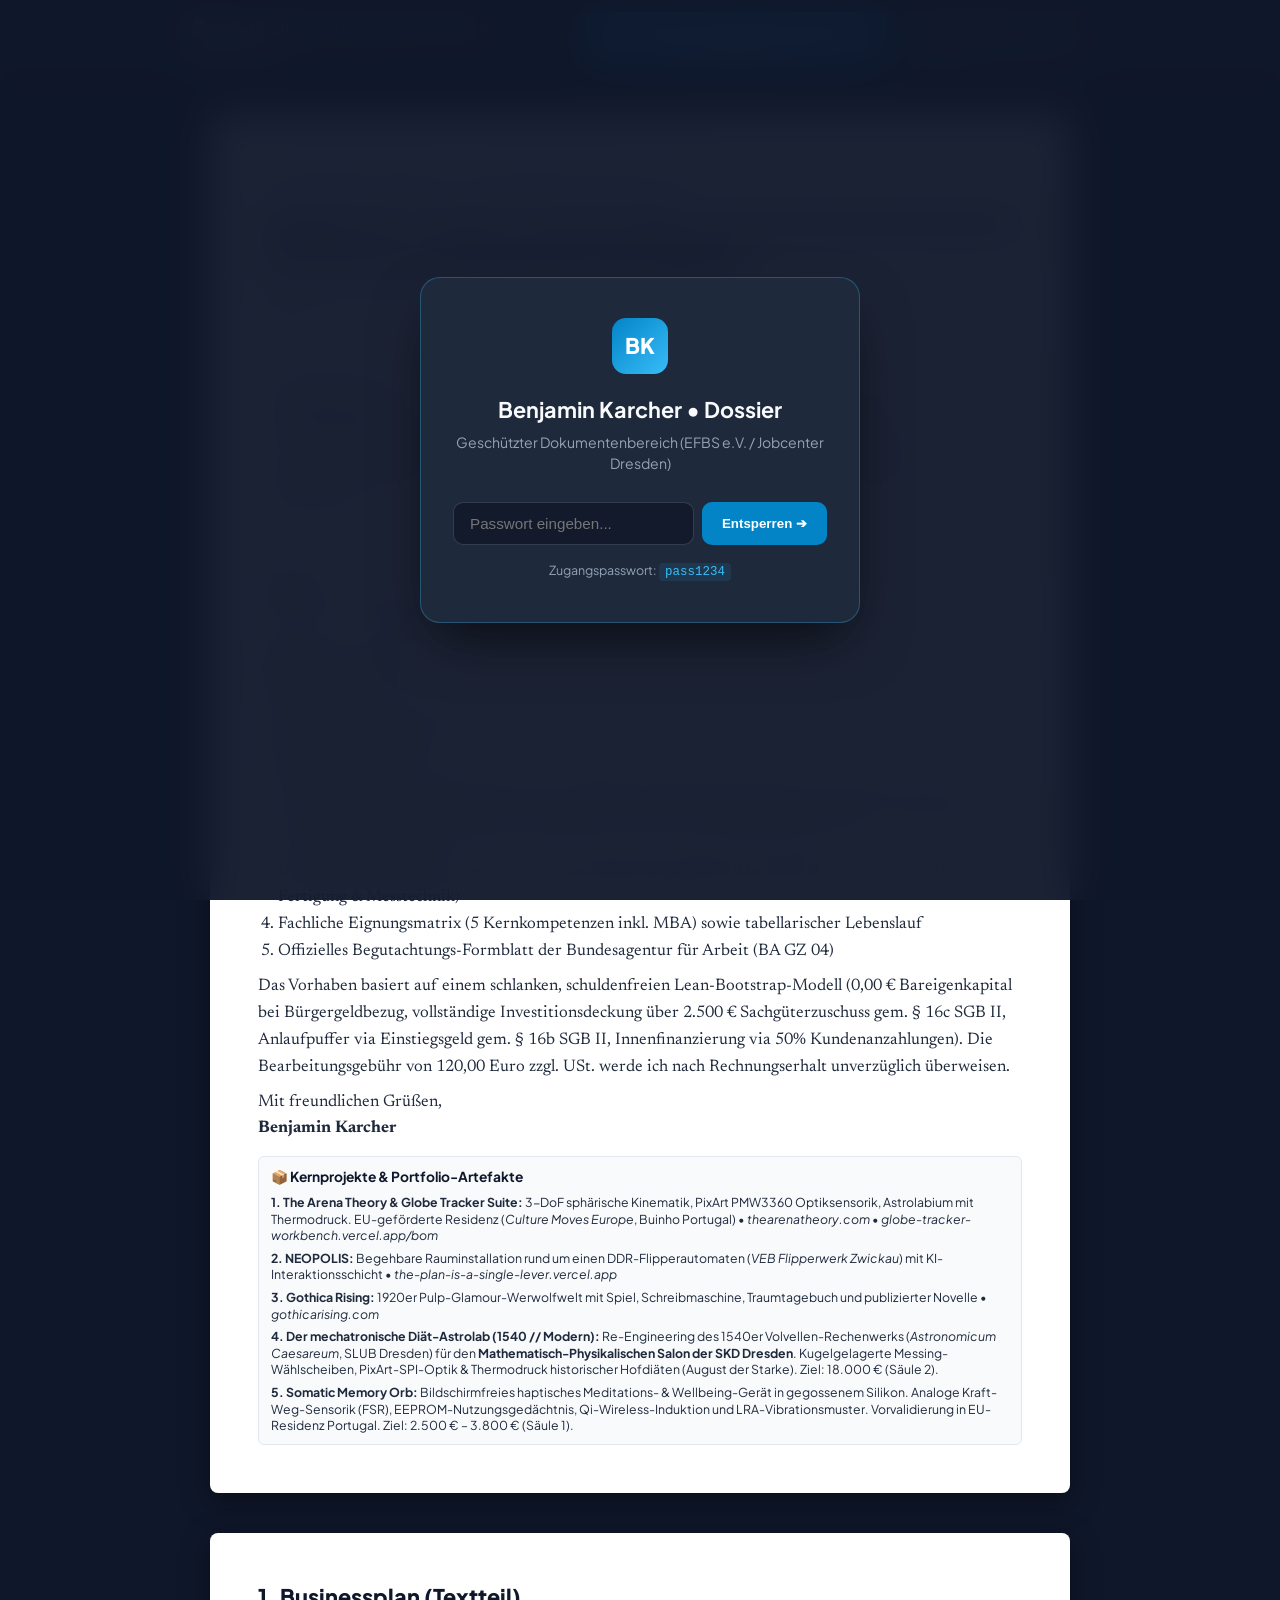
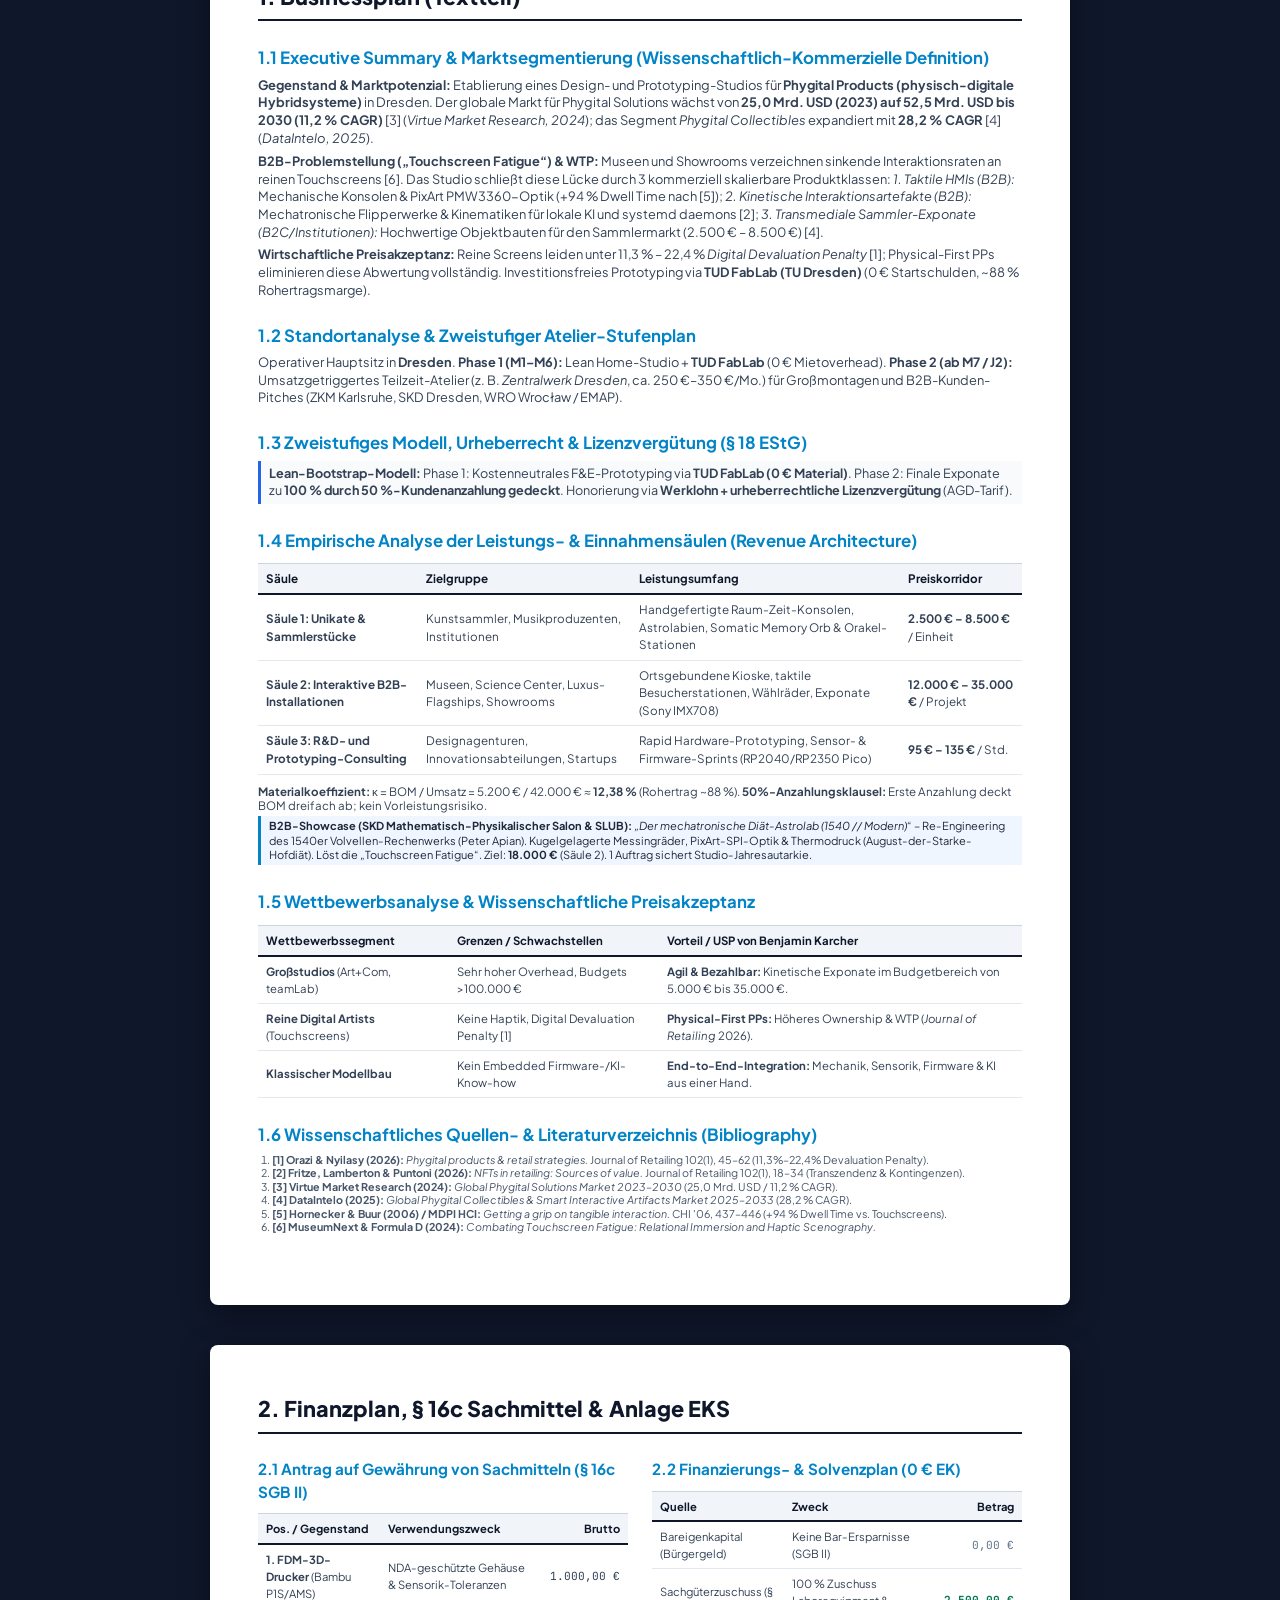
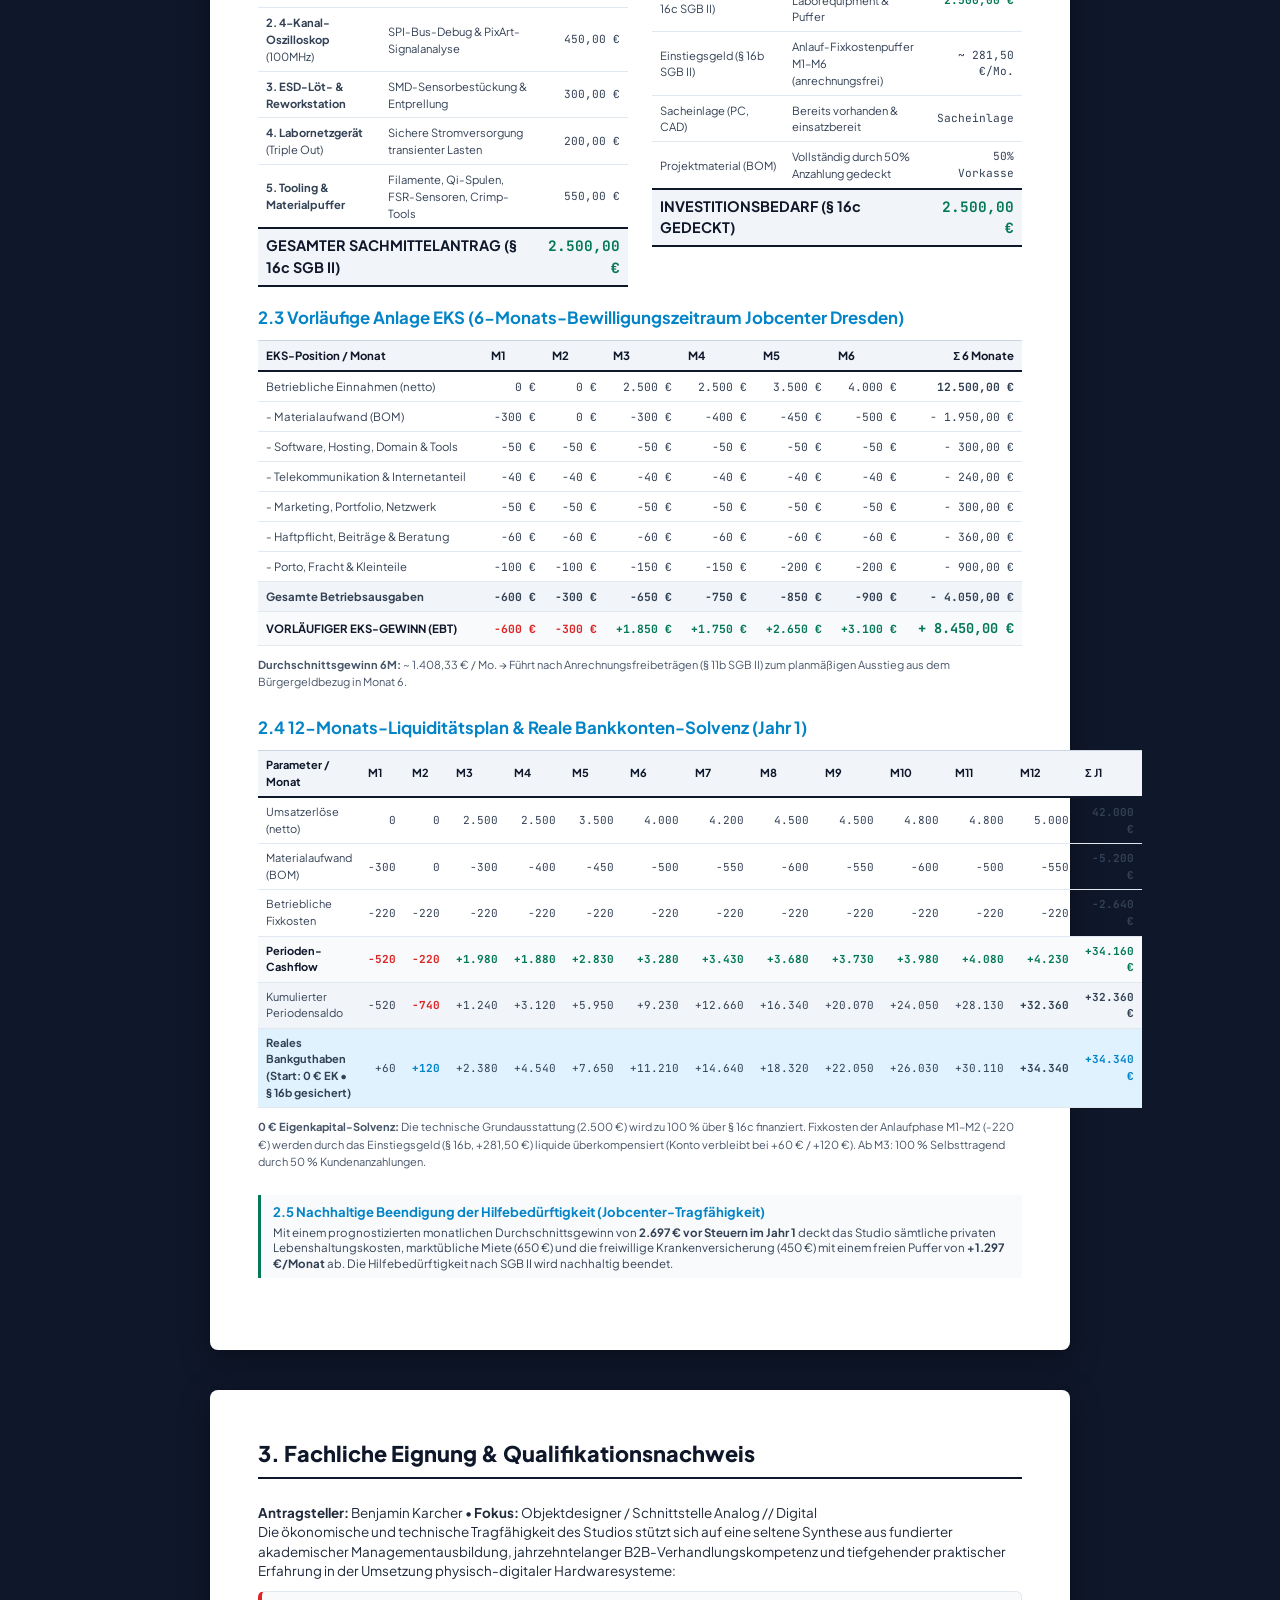
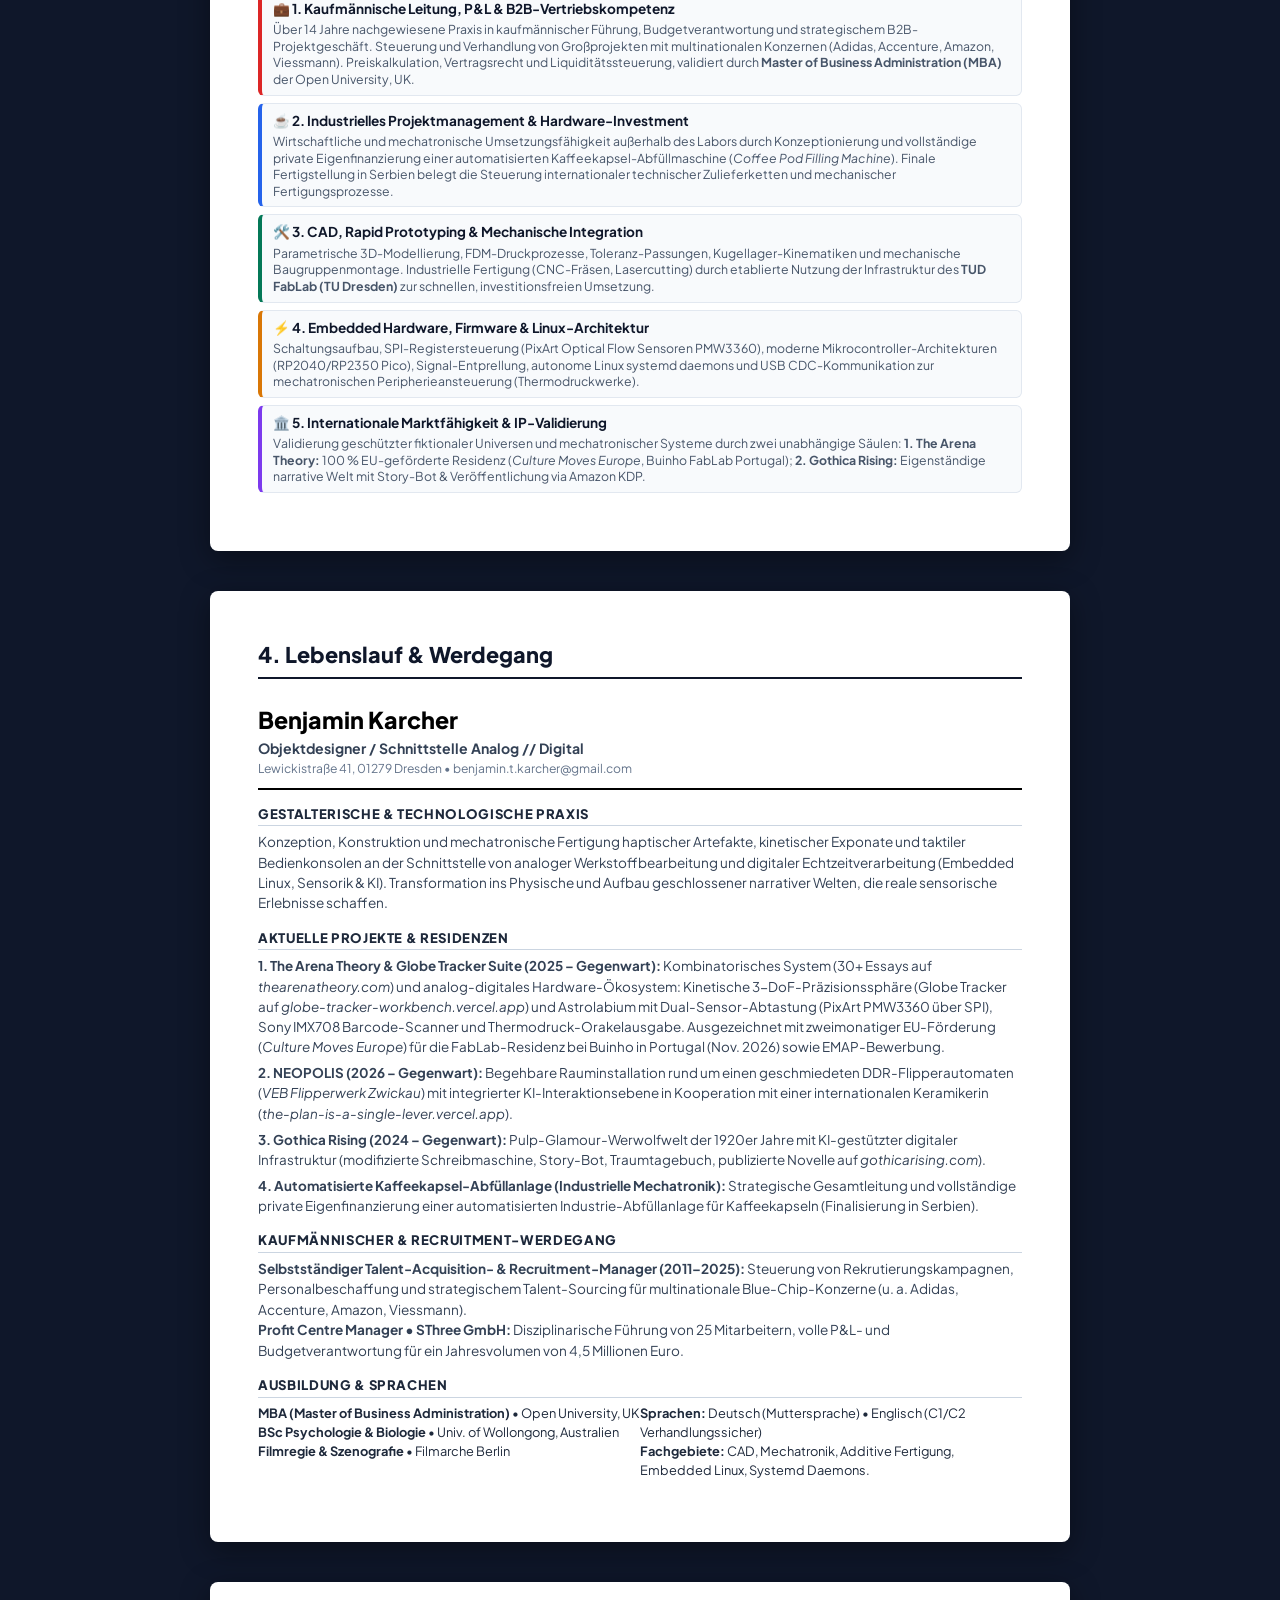
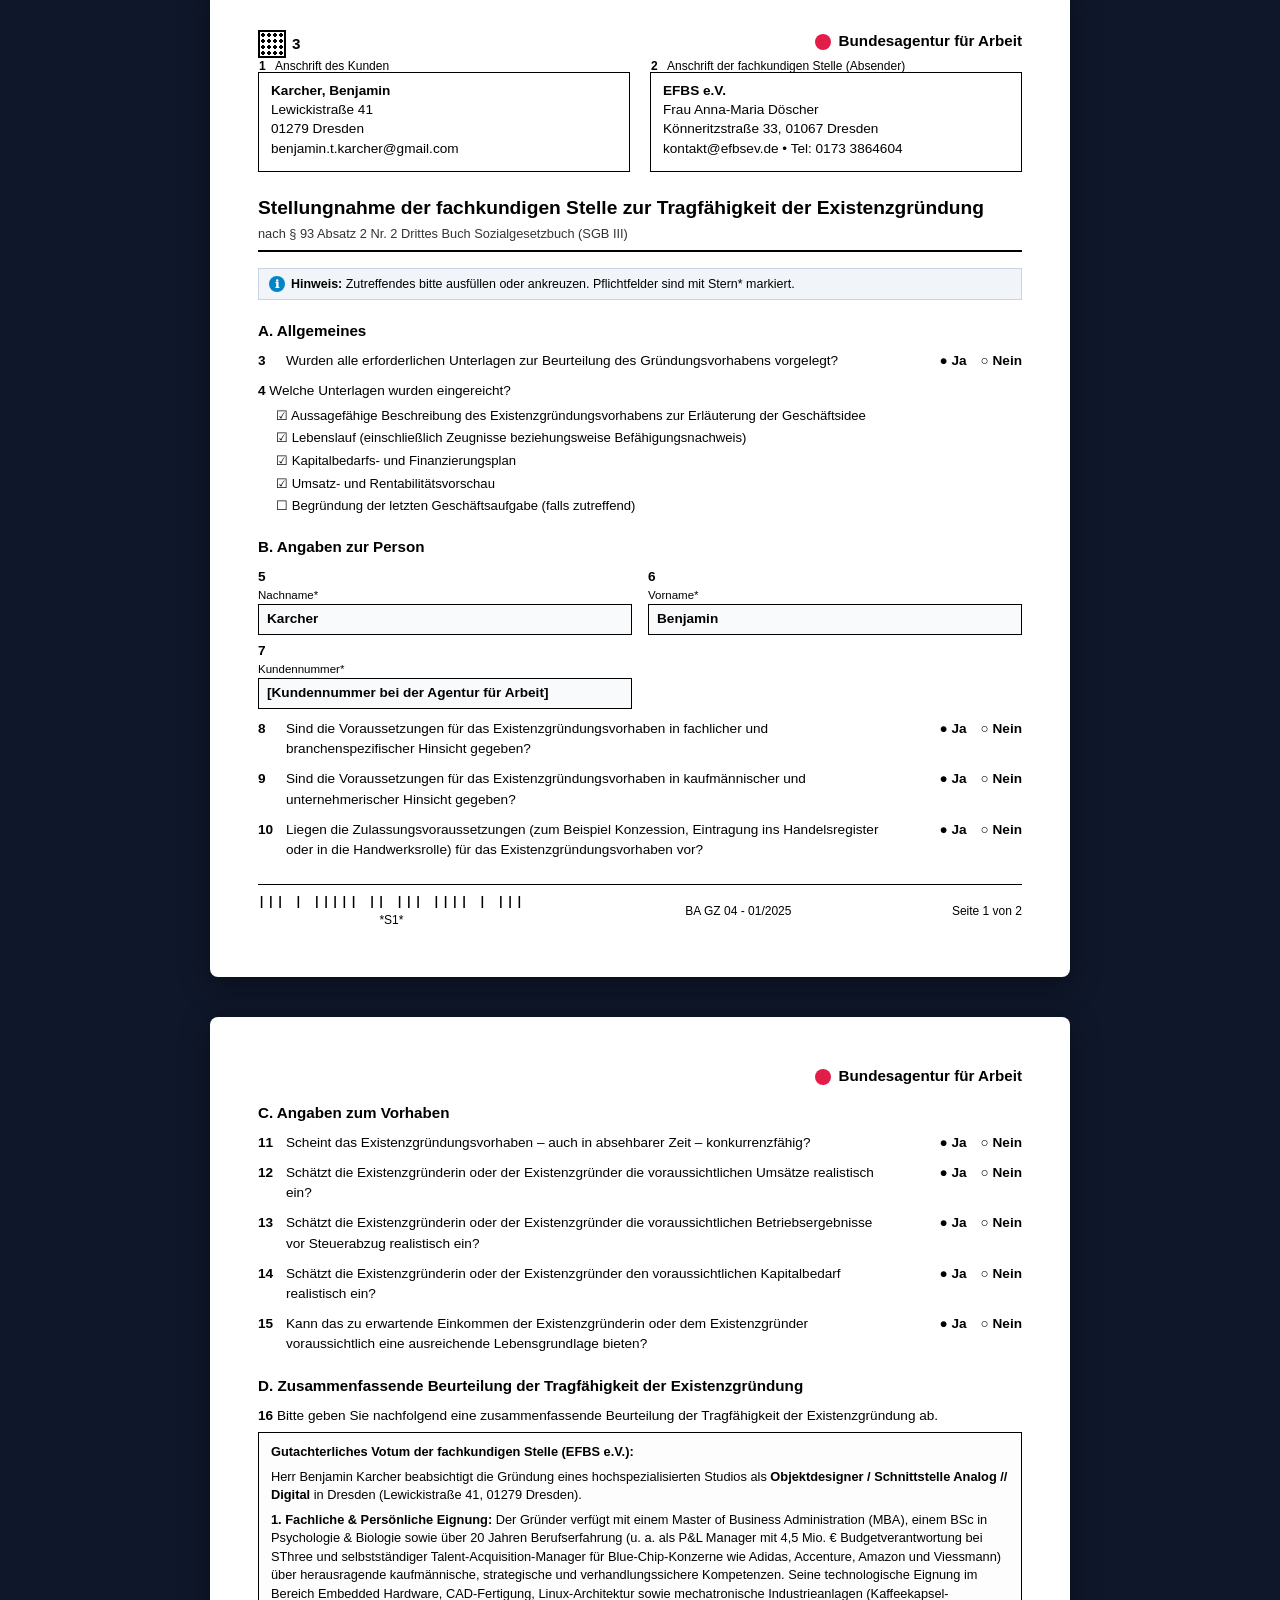
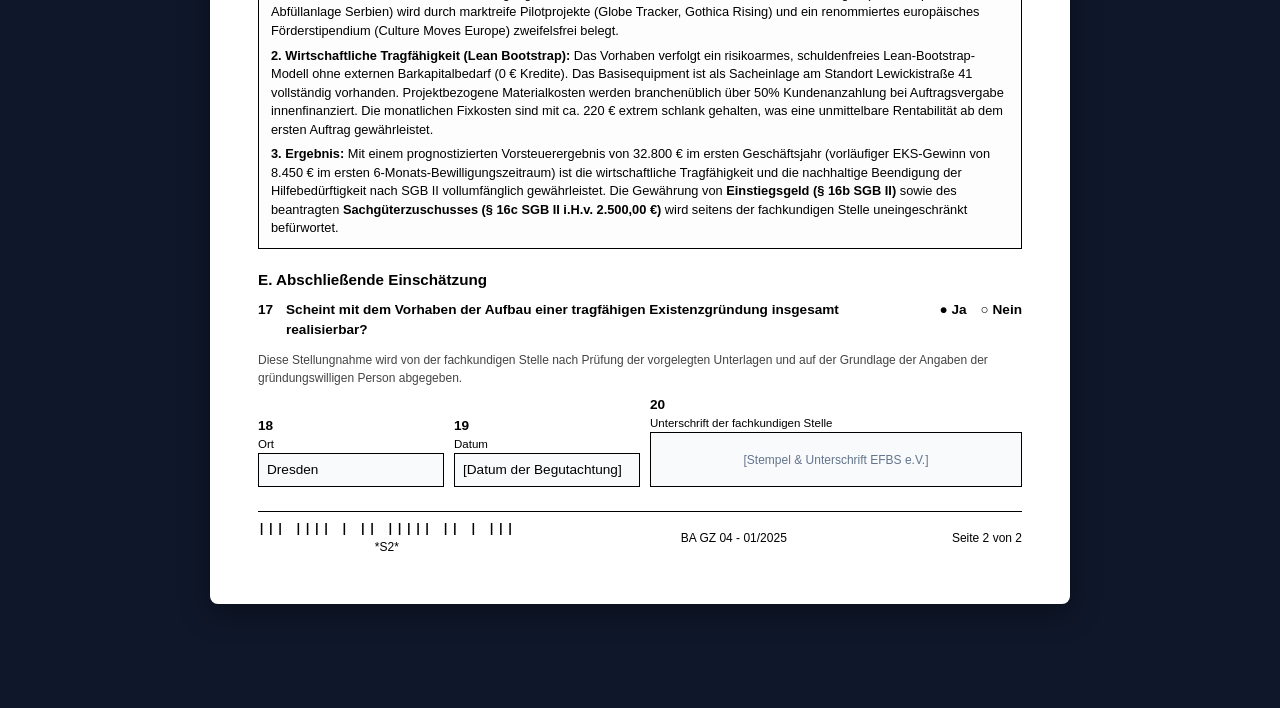
<file: print.html>
<!DOCTYPE html>
<html lang="de">
<head>
  <meta charset="UTF-8">
  <meta name="viewport" content="width=device-width, initial-scale=1.0">
  <title>Gründungsdossier &bull; Benjamin Karcher &bull; EFBS e.V. &bull; Agentur für Arbeit</title>
  <link rel="preconnect" href="https://fonts.googleapis.com">
  <link rel="preconnect" href="https://fonts.gstatic.com" crossorigin>
  <link href="https://fonts.googleapis.com/css2?family=Plus+Jakarta+Sans:wght@400;500;600;700;800&family=JetBrains+Mono:wght@400;500;700&family=Newsreader:ital,wght@0,400;0,600;1,400&display=swap" rel="stylesheet">
  <link rel="stylesheet" href="print.css">
</head>
<body class="print-doc-body">

  <!-- ========================================================================= -->
  <!-- AUTHENTICATION GATE (pass1234)                                            -->
  <!-- ========================================================================= -->
  <div id="auth-gate-overlay" class="auth-gate-overlay no-print" style="display: none;">
    <div class="auth-gate-card">
      <div class="auth-logo-badge">BK</div>
      <h2>Benjamin Karcher &bull; Dossier</h2>
      <p class="auth-subtext">Geschützter Dokumentenbereich (EFBS e.V. / Jobcenter Dresden)</p>
      <form onsubmit="submitAuth(event)">
        <div class="auth-input-wrapper">
          <input type="password" id="auth-password-input" class="auth-input" placeholder="Passwort eingeben..." autocomplete="current-password" autofocus required>
          <button type="submit" class="auth-submit-btn">Entsperren ➔</button>
        </div>
        <div id="auth-error-msg" class="auth-error-msg" style="display: none;"></div>
        <div class="auth-hint">Zugangspasswort: <code>pass1234</code></div>
      </form>
    </div>
  </div>

  <div class="print-toolbar no-print">
    <div class="toolbar-content">
      <span>📄 <strong>Vollständiges Antragsdossier (Alle 6 Abschnitte)</strong></span>
      <div class="toolbar-actions">
        <button class="btn-print" onclick="window.print()">🖨️ Jetzt als vollständiges PDF speichern</button>
        <a href="/" class="btn-back">&larr; Zurück zur Web-Ansicht</a>
      </div>
    </div>
  </div>

  <div class="doc-container">

    <!-- ========================================================================= -->
    <!-- SEITE 1: DECKBLATT & ANSCHREIBEN                                          -->
    <!-- ========================================================================= -->
    <div class="page-block page-break">
      <div class="cover-header">
        <div class="cover-badge">Einstiegsgeld (§ 16b SGB II) &bull; Sachgüterzuschuss (§ 16c SGB II)</div>
        <h1 class="cover-title">Studio für Creative Technology, Experiential Hardware &amp; Kinetische Interaktionsartefakte</h1>
        <p class="cover-subtitle">Dossier zur Erstellung der fachkundigen Stellungnahme zur Tragfähigkeit (Jobcenter Dresden &bull; EFBS e.V.)</p>
      </div>

      <div class="cover-meta-grid">
        <div class="meta-item">
          <span class="meta-lbl">Antragsteller:</span>
          <strong>Benjamin Karcher</strong><br>
          Lewickistraße 41, 01279 Dresden<br>
          Tel: +49 351 48484985<br>
          E-Mail: benjamin.t.karcher@gmail.com &bull; Web: <strong>haptic.fish</strong>
        </div>
        <div class="meta-item">
          <span class="meta-lbl">Fachkundige Stelle &amp; Behörde:</span>
          <strong>EFBS e.V.</strong> (Frau Anna-Maria Döscher)<br>
          Könneritzstraße 33, 01067 Dresden<br>
          <em>zur Vorlage beim:</em> <strong>Jobcenter Dresden</strong><br>
          Budapester Straße 30, 01069 Dresden
        </div>
      </div>

      <div class="formal-letter-card">
        <p><strong>EFBS e.V.</strong> &bull; Frau Anna-Maria Döscher &bull; Könneritzstraße 33, 01067 Dresden<br>
        <span style="font-size: 0.8rem; color: #475569;">zur Vorlage beim: <strong>Jobcenter Dresden</strong>, Budapester Straße 30, 01069 Dresden</span></p>
        <p style="margin-top: 8px;"><strong>Betreff:</strong> Antrag auf Erstellung einer fachkundigen Stellungnahme zur Tragfähigkeit der Existenzgründung (§§ 16b, 16c SGB II)</p>
        <p>Sehr geehrte Frau Döscher,</p>
        <p>hiermit reiche ich Ihnen die vollständigen Antragsunterlagen zur fachkundigen Begutachtung meines Gründungsvorhabens ein:</p>
        <ol style="margin-left: 20px; margin-bottom: 8px;">
          <li>Ausführlicher Businessplan (Konzept, zweistufiges Produktionsmodell, Markt- &amp; SWOT-Analyse)</li>
          <li>Finanzplan inklusive <strong>vorläufiger Anlage EKS (6-Monats-Bewilligungszeitraum)</strong>, 3-Jahres-Rentabilität und Liquiditätsnachweis</li>
          <li>Detaillierter Antrag auf Gewährung von <strong>Sachmitteln gemäß § 16c SGB II</strong> (2.500 € brutto für additive Fertigung &amp; Messtechnik)</li>
          <li>Fachliche Eignungsmatrix (5 Kernkompetenzen inkl. MBA) sowie tabellarischer Lebenslauf</li>
          <li>Offizielles Begutachtungs-Formblatt der Bundesagentur für Arbeit (BA GZ 04)</li>
        </ol>
        <p>Das Vorhaben basiert auf einem schlanken, schuldenfreien Lean-Bootstrap-Modell (0,00 € Bareigenkapital bei Bürgergeldbezug, vollständige Investitionsdeckung über 2.500 € Sachgüterzuschuss gem. § 16c SGB II, Anlaufpuffer via Einstiegsgeld gem. § 16b SGB II, Innenfinanzierung via 50% Kundenanzahlungen). Die Bearbeitungsgebühr von 120,00 Euro zzgl. USt. werde ich nach Rechnungserhalt unverzüglich überweisen.</p>
        <p style="margin-top: 8px;">Mit freundlichen Grüßen,<br><strong>Benjamin Karcher</strong></p>
      </div>

      <div style="margin-top: 14px; border: 1px solid #e2e8f0; border-radius: 6px; padding: 10px 12px; background: #f8fafc;">
        <h4 style="font-size: 0.86rem; font-weight: 700; color: #0f172a; margin-bottom: 6px;">📦 Kernprojekte &amp; Portfolio-Artefakte</h4>
        <div style="display: grid; grid-template-columns: 1fr; gap: 6px; font-size: 0.77rem; line-height: 1.35;">
          <div><strong>1. The Arena Theory &amp; Globe Tracker Suite:</strong> 3-DoF sphärische Kinematik, PixArt PMW3360 Optiksensorik, Astrolabium mit Thermodruck. EU-geförderte Residenz (<em>Culture Moves Europe</em>, Buinho Portugal) &bull; <em>thearenatheory.com</em> &bull; <em>globe-tracker-workbench.vercel.app/bom</em></div>
          <div><strong>2. NEOPOLIS:</strong> Begehbare Rauminstallation rund um einen DDR-Flipperautomaten (<em>VEB Flipperwerk Zwickau</em>) mit KI-Interaktionsschicht &bull; <em>the-plan-is-a-single-lever.vercel.app</em></div>
          <div><strong>3. Gothica Rising:</strong> 1920er Pulp-Glamour-Werwolfwelt mit Spiel, Schreibmaschine, Traumtagebuch und publizierter Novelle &bull; <em>gothicarising.com</em></div>
          <div><strong>4. Der mechatronische Diät-Astrolab (1540 // Modern):</strong> Re-Engineering des 1540er Volvellen-Rechenwerks (<em>Astronomicum Caesareum</em>, SLUB Dresden) für den <strong>Mathematisch-Physikalischen Salon der SKD Dresden</strong>. Kugelgelagerte Messing-Wählscheiben, PixArt-SPI-Optik &amp; Thermodruck historischer Hofdiäten (August der Starke). Ziel: 18.000 € (Säule 2).</div>
          <div><strong>5. Somatic Memory Orb:</strong> Bildschirmfreies haptisches Meditations- &amp; Wellbeing-Gerät in gegossenem Silikon. Analoge Kraft-Weg-Sensorik (FSR), EEPROM-Nutzungsgedächtnis, Qi-Wireless-Induktion und LRA-Vibrationsmuster. Vorvalidierung in EU-Residenz Portugal. Ziel: 2.500 € – 3.800 € (Säule 1).</div>
        </div>
      </div>
    </div>

    <!-- ========================================================================= -->
    <!-- SEITE 2: BUSINESSPLAN                                                     -->
    <!-- ========================================================================= -->
    <div class="page-block page-break">
      <h2 class="section-heading">1. Businessplan (Textteil)</h2>

      <div class="text-block">
        <h3>1.1 Executive Summary &amp; Marktsegmentierung (Wissenschaftlich-Kommerzielle Definition)</h3>
        <p style="margin-bottom: 5px; font-size: 0.81rem; line-height: 1.38;">
          <strong>Gegenstand &amp; Marktpotenzial:</strong> Etablierung eines Design- und Prototyping-Studios für <strong>Phygital Products (physisch-digitale Hybridsysteme)</strong> in Dresden. Der globale Markt für Phygital Solutions wächst von <strong>25,0 Mrd. USD (2023) auf 52,5 Mrd. USD bis 2030 (11,2 % CAGR)</strong> [3] (<em>Virtue Market Research, 2024</em>); das Segment <em>Phygital Collectibles</em> expandiert mit <strong>28,2 % CAGR</strong> [4] (<em>DataIntelo, 2025</em>).
        </p>
        <p style="margin-bottom: 5px; font-size: 0.80rem; line-height: 1.38;">
          <strong>B2B-Problemstellung („Touchscreen Fatigue“) &amp; WTP:</strong> Museen und Showrooms verzeichnen sinkende Interaktionsraten an reinen Touchscreens [6]. Das Studio schließt diese Lücke durch 3 kommerziell skalierbare Produktklassen:
          <em>1. Taktile HMIs (B2B):</em> Mechanische Konsolen &amp; PixArt PMW3360-Optik (+94 % Dwell Time nach [5]); 
          <em>2. Kinetische Interaktionsartefakte (B2B):</em> Mechatronische Flipperwerke &amp; Kinematiken für lokale KI und systemd daemons [2]; 
          <em>3. Transmediale Sammler-Exponate (B2C/Institutionen):</em> Hochwertige Objektbauten für den Sammlermarkt (2.500 € – 8.500 €) [4].
        </p>
        <p style="margin-bottom: 5px; font-size: 0.80rem; line-height: 1.38;">
          <strong>Wirtschaftliche Preisakzeptanz:</strong> Reine Screens leiden unter 11,3 % – 22,4 % <em>Digital Devaluation Penalty</em> [1]; Physical-First PPs eliminieren diese Abwertung vollständig. Investitionsfreies Prototyping via <strong>TUD FabLab (TU Dresden)</strong> (0 € Startschulden, ~88 % Rohertragsmarge).
        </p>
      </div>

      <div class="text-block">
        <h3>1.2 Standortanalyse &amp; Zweistufiger Atelier-Stufenplan</h3>
        <p style="font-size: 0.80rem; line-height: 1.35;">
          Operativer Hauptsitz in <strong>Dresden</strong>. <strong>Phase 1 (M1–M6):</strong> Lean Home-Studio + <strong>TUD FabLab</strong> (0 € Mietoverhead). <strong>Phase 2 (ab M7 / J2):</strong> Umsatzgetriggertes Teilzeit-Atelier (z. B. <em>Zentralwerk Dresden</em>, ca. 250 €–350 €/Mo.) für Großmontagen und B2B-Kunden-Pitches (ZKM Karlsruhe, SKD Dresden, WRO Wrocław / EMAP).
        </p>
      </div>

      <div class="text-block">
        <h3>1.3 Zweistufiges Modell, Urheberrecht &amp; Lizenzvergütung (§ 18 EStG)</h3>
        <p style="font-size: 0.79rem; line-height: 1.35; background: #f8fafc; padding: 4px 8px; border-left: 3px solid #2563eb; margin: 0;">
          <strong>Lean-Bootstrap-Modell:</strong> Phase 1: Kostenneutrales F&amp;E-Prototyping via <strong>TUD FabLab (0 € Material)</strong>. Phase 2: Finale Exponate zu <strong>100 % durch 50 %-Kundenanzahlung gedeckt</strong>. Honorierung via <strong>Werklohn + urheberrechtliche Lizenzvergütung</strong> (AGD-Tarif).
        </p>
      </div>

      <div class="text-block">
        <h3>1.4 Empirische Analyse der Leistungs- &amp; Einnahmensäulen (Revenue Architecture)</h3>
        <table class="clean-table compact" style="font-size: 0.73rem;">
          <thead>
            <tr><th>Säule</th><th>Zielgruppe</th><th>Leistungsumfang</th><th>Preiskorridor</th></tr>
          </thead>
          <tbody>
            <tr>
              <td><strong>Säule 1: Unikate &amp; Sammlerstücke</strong></td>
              <td>Kunstsammler, Musikproduzenten, Institutionen</td>
              <td>Handgefertigte Raum-Zeit-Konsolen, Astrolabien, Somatic Memory Orb &amp; Orakel-Stationen</td>
              <td><strong>2.500 € – 8.500 €</strong> / Einheit</td>
            </tr>
            <tr>
              <td><strong>Säule 2: Interaktive B2B-Installationen</strong></td>
              <td>Museen, Science Center, Luxus-Flagships, Showrooms</td>
              <td>Ortsgebundene Kioske, taktile Besucherstationen, Wählräder, Exponate (Sony IMX708)</td>
              <td><strong>12.000 € – 35.000 €</strong> / Projekt</td>
            </tr>
            <tr>
              <td><strong>Säule 3: R&amp;D- und Prototyping-Consulting</strong></td>
              <td>Designagenturen, Innovationsabteilungen, Startups</td>
              <td>Rapid Hardware-Prototyping, Sensor- &amp; Firmware-Sprints (RP2040/RP2350 Pico)</td>
              <td><strong>95 € – 135 €</strong> / Std.</td>
            </tr>
          </tbody>
        </table>
        <p style="font-size: 0.72rem; line-height: 1.25; margin-top: 3px; margin-bottom: 2px;">
          <strong>Materialkoeffizient:</strong> &kappa; = BOM / Umsatz = 5.200 € / 42.000 € &asymp; <strong>12,38 %</strong> (Rohertrag ~88 %). <strong>50%-Anzahlungsklausel:</strong> Erste Anzahlung deckt BOM dreifach ab; kein Vorleistungsrisiko.
        </p>
        <div style="margin-top: 3px; background: #eff6ff; border-left: 3px solid #0284c7; padding: 3px 8px; font-size: 0.69rem; line-height: 1.3;">
          <strong>B2B-Showcase (SKD Mathematisch-Physikalischer Salon &amp; SLUB):</strong> <em>„Der mechatronische Diät-Astrolab (1540 // Modern)“</em> &ndash; Re-Engineering des 1540er Volvellen-Rechenwerks (Peter Apian). Kugelgelagerte Messingräder, PixArt-SPI-Optik &amp; Thermodruck (August-der-Starke-Hofdiät). Löst die „Touchscreen Fatigue“. Ziel: <strong>18.000 €</strong> (Säule 2). 1 Auftrag sichert Studio-Jahresautarkie.
        </div>
      </div>

      <div class="text-block">
        <h3>1.5 Wettbewerbsanalyse &amp; Wissenschaftliche Preisakzeptanz</h3>
        <table class="clean-table compact" style="font-size: 0.71rem;">
          <thead><tr><th>Wettbewerbssegment</th><th>Grenzen / Schwachstellen</th><th>Vorteil / USP von Benjamin Karcher</th></tr></thead>
          <tbody>
            <tr><td><strong>Großstudios</strong> (Art+Com, teamLab)</td><td>Sehr hoher Overhead, Budgets &gt;100.000 €</td><td><strong>Agil &amp; Bezahlbar:</strong> Kinetische Exponate im Budgetbereich von 5.000 € bis 35.000 €.</td></tr>
            <tr><td><strong>Reine Digital Artists</strong> (Touchscreens)</td><td>Keine Haptik, Digital Devaluation Penalty [1]</td><td><strong>Physical-First PPs:</strong> Höheres Ownership &amp; WTP (<em>Journal of Retailing</em> 2026).</td></tr>
            <tr><td><strong>Klassischer Modellbau</strong></td><td>Kein Embedded Firmware-/KI-Know-how</td><td><strong>End-to-End-Integration:</strong> Mechanik, Sensorik, Firmware &amp; KI aus einer Hand.</td></tr>
          </tbody>
        </table>
      </div>

      <div class="text-block">
        <h3>1.6 Wissenschaftliches Quellen- &amp; Literaturverzeichnis (Bibliography)</h3>
        <ol style="font-size: 0.67rem; line-height: 1.25; color: #475569; margin: 0; padding-left: 14px;">
          <li><strong>[1] Orazi &amp; Nyilasy (2026):</strong> <em>Phygital products &amp; retail strategies.</em> Journal of Retailing 102(1), 45–62 (11,3%–22,4% Devaluation Penalty).</li>
          <li><strong>[2] Fritze, Lamberton &amp; Puntoni (2026):</strong> <em>NFTs in retailing: Sources of value.</em> Journal of Retailing 102(1), 18–34 (Transzendenz &amp; Kontingenzen).</li>
          <li><strong>[3] Virtue Market Research (2024):</strong> <em>Global Phygital Solutions Market 2023–2030</em> (25,0 Mrd. USD / 11,2 % CAGR).</li>
          <li><strong>[4] DataIntelo (2025):</strong> <em>Global Phygital Collectibles &amp; Smart Interactive Artifacts Market 2025–2033</em> (28,2 % CAGR).</li>
          <li><strong>[5] Hornecker &amp; Buur (2006) / MDPI HCI:</strong> <em>Getting a grip on tangible interaction.</em> CHI '06, 437–446 (+94 % Dwell Time vs. Touchscreens).</li>
          <li><strong>[6] MuseumNext &amp; Formula D (2024):</strong> <em>Combating Touchscreen Fatigue: Relational Immersion and Haptic Scenography.</em></li>
        </ol>
      </div>
    </div>

    <!-- ========================================================================= -->
    <!-- SEITE 3: FINANZANLAGEN                                                    -->
    <!-- ========================================================================= -->
    <div class="page-block page-break">
      <h2 class="section-heading">2. Finanzplan, § 16c Sachmittel &amp; Anlage EKS</h2>

      <div class="split-tables">
        <div class="sub-table-box">
          <h3>2.1 Antrag auf Gewährung von Sachmitteln (§ 16c SGB II)</h3>
          <table class="clean-table compact" style="font-size: 0.70rem;">
            <thead><tr><th>Pos. / Gegenstand</th><th>Verwendungszweck</th><th style="text-align: right;">Brutto</th></tr></thead>
            <tbody>
              <tr><td><strong>1. FDM-3D-Drucker</strong> (Bambu P1S/AMS)</td><td>NDA-geschützte Gehäuse &amp; Sensorik-Toleranzen</td><td class="r">1.000,00 €</td></tr>
              <tr><td><strong>2. 4-Kanal-Oszilloskop</strong> (100MHz)</td><td>SPI-Bus-Debug &amp; PixArt-Signalanalyse</td><td class="r">450,00 €</td></tr>
              <tr><td><strong>3. ESD-Löt- &amp; Reworkstation</strong></td><td>SMD-Sensorbestückung &amp; Entprellung</td><td class="r">300,00 €</td></tr>
              <tr><td><strong>4. Labornetzgerät</strong> (Triple Out)</td><td>Sichere Stromversorgung transienter Lasten</td><td class="r">200,00 €</td></tr>
              <tr><td><strong>5. Tooling &amp; Materialpuffer</strong></td><td>Filamente, Qi-Spulen, FSR-Sensoren, Crimp-Tools</td><td class="r">550,00 €</td></tr>
            </tbody>
            <tfoot><tr><th colspan="2">GESAMTER SACHMITTELANTRAG (§ 16c SGB II)</th><th class="r" style="color: #047857;">2.500,00 €</th></tr></tfoot>
          </table>
        </div>

        <div class="sub-table-box">
          <h3>2.2 Finanzierungs- &amp; Solvenzplan (0 € EK)</h3>
          <table class="clean-table compact" style="font-size: 0.70rem;">
            <thead><tr><th>Quelle</th><th>Zweck</th><th style="text-align: right;">Betrag</th></tr></thead>
            <tbody>
              <tr><td>Bareigenkapital (Bürgergeld)</td><td>Keine Bar-Ersparnisse (SGB II)</td><td class="r" style="color: #64748b;">0,00 €</td></tr>
              <tr><td>Sachgüterzuschuss (§ 16c SGB II)</td><td>100 % Zuschuss Laborequipment &amp; Puffer</td><td class="r" style="color: #047857; font-weight: bold;">2.500,00 €</td></tr>
              <tr><td>Einstiegsgeld (§ 16b SGB II)</td><td>Anlauf-Fixkostenpuffer M1–M6 (anrechnungsfrei)</td><td class="r">~ 281,50 €/Mo.</td></tr>
              <tr><td>Sacheinlage (PC, CAD)</td><td>Bereits vorhanden &amp; einsatzbereit</td><td class="r">Sacheinlage</td></tr>
              <tr><td>Projektmaterial (BOM)</td><td>Vollständig durch 50% Anzahlung gedeckt</td><td class="r">50% Vorkasse</td></tr>
            </tbody>
            <tfoot><tr><th colspan="2">INVESTITIONSBEDARF (§ 16c GEDECKT)</th><th class="r" style="color: #047857;">2.500,00 €</th></tr></tfoot>
          </table>
        </div>
      </div>

      <div class="text-block" style="margin-top: 8px;">
        <h3>2.3 Vorläufige Anlage EKS (6-Monats-Bewilligungszeitraum Jobcenter Dresden)</h3>
        <table class="clean-table compact" style="font-size: 0.71rem;">
          <thead>
            <tr>
              <th>EKS-Position / Monat</th><th>M1</th><th>M2</th><th>M3</th><th>M4</th><th>M5</th><th>M6</th><th style="text-align: right;">Σ 6 Monate</th>
            </tr>
          </thead>
          <tbody>
            <tr><td>Betriebliche Einnahmen (netto)</td><td class="r">0 €</td><td class="r">0 €</td><td class="r">2.500 €</td><td class="r">2.500 €</td><td class="r">3.500 €</td><td class="r">4.000 €</td><td class="r"><strong>12.500,00 €</strong></td></tr>
            <tr><td>- Materialaufwand (BOM)</td><td class="r">-300 €</td><td class="r">0 €</td><td class="r">-300 €</td><td class="r">-400 €</td><td class="r">-450 €</td><td class="r">-500 €</td><td class="r">- 1.950,00 €</td></tr>
            <tr><td>- Software, Hosting, Domain &amp; Tools</td><td class="r">-50 €</td><td class="r">-50 €</td><td class="r">-50 €</td><td class="r">-50 €</td><td class="r">-50 €</td><td class="r">-50 €</td><td class="r">- 300,00 €</td></tr>
            <tr><td>- Telekommunikation &amp; Internetanteil</td><td class="r">-40 €</td><td class="r">-40 €</td><td class="r">-40 €</td><td class="r">-40 €</td><td class="r">-40 €</td><td class="r">-40 €</td><td class="r">- 240,00 €</td></tr>
            <tr><td>- Marketing, Portfolio, Netzwerk</td><td class="r">-50 €</td><td class="r">-50 €</td><td class="r">-50 €</td><td class="r">-50 €</td><td class="r">-50 €</td><td class="r">-50 €</td><td class="r">- 300,00 €</td></tr>
            <tr><td>- Haftpflicht, Beiträge &amp; Beratung</td><td class="r">-60 €</td><td class="r">-60 €</td><td class="r">-60 €</td><td class="r">-60 €</td><td class="r">-60 €</td><td class="r">-60 €</td><td class="r">- 360,00 €</td></tr>
            <tr><td>- Porto, Fracht &amp; Kleinteile</td><td class="r">-100 €</td><td class="r">-100 €</td><td class="r">-150 €</td><td class="r">-150 €</td><td class="r">-200 €</td><td class="r">-200 €</td><td class="r">- 900,00 €</td></tr>
            <tr style="background: #f1f5f9;"><td><strong>Gesamte Betriebsausgaben</strong></td><td class="r"><strong>-600 €</strong></td><td class="r"><strong>-300 €</strong></td><td class="r"><strong>-650 €</strong></td><td class="r"><strong>-750 €</strong></td><td class="r"><strong>-850 €</strong></td><td class="r"><strong>-900 €</strong></td><td class="r"><strong>- 4.050,00 €</strong></td></tr>
            <tr class="highlight-row">
              <td><strong>VORLÄUFIGER EKS-GEWINN (EBT)</strong></td>
              <td class="r" style="color: #dc2626;">-600 €</td>
              <td class="r" style="color: #dc2626;">-300 €</td>
              <td class="r" style="color: #047857; font-weight: bold;">+1.850 €</td>
              <td class="r" style="color: #047857; font-weight: bold;">+1.750 €</td>
              <td class="r" style="color: #047857; font-weight: bold;">+2.650 €</td>
              <td class="r" style="color: #047857; font-weight: bold;">+3.100 €</td>
              <td class="r" style="color: #047857; font-weight: bold; font-size: 0.85rem;">+ 8.450,00 €</td>
            </tr>
          </tbody>
        </table>
        <p style="font-size: 0.69rem; color: #475569; margin-top: 3px; margin-bottom: 0;">
          <strong>Durchschnittsgewinn 6M:</strong> ~ 1.408,33 € / Mo. &rarr; Führt nach Anrechnungsfreibeträgen (§ 11b SGB II) zum planmäßigen Ausstieg aus dem Bürgergeldbezug in Monat 6.
        </p>
      </div>

      <div class="text-block" style="margin-top: 8px;">
        <h3>2.4 12-Monats-Liquiditätsplan &amp; Reale Bankkonten-Solvenz (Jahr 1)</h3>
        <table class="clean-table compact" style="font-size: 0.69rem;">
          <thead>
            <tr>
              <th>Parameter / Monat</th><th>M1</th><th>M2</th><th>M3</th><th>M4</th><th>M5</th><th>M6</th><th>M7</th><th>M8</th><th>M9</th><th>M10</th><th>M11</th><th>M12</th><th>Σ J1</th>
            </tr>
          </thead>
          <tbody>
            <tr><td>Umsatzerlöse (netto)</td><td class="r">0</td><td class="r">0</td><td class="r">2.500</td><td class="r">2.500</td><td class="r">3.500</td><td class="r">4.000</td><td class="r">4.200</td><td class="r">4.500</td><td class="r">4.500</td><td class="r">4.800</td><td class="r">4.800</td><td class="r">5.000</td><td class="r"><strong>42.000 €</strong></td></tr>
            <tr><td>Materialaufwand (BOM)</td><td class="r">-300</td><td class="r">0</td><td class="r">-300</td><td class="r">-400</td><td class="r">-450</td><td class="r">-500</td><td class="r">-550</td><td class="r">-600</td><td class="r">-550</td><td class="r">-600</td><td class="r">-500</td><td class="r">-550</td><td class="r"><strong>-5.200 €</strong></td></tr>
            <tr><td>Betriebliche Fixkosten</td><td class="r">-220</td><td class="r">-220</td><td class="r">-220</td><td class="r">-220</td><td class="r">-220</td><td class="r">-220</td><td class="r">-220</td><td class="r">-220</td><td class="r">-220</td><td class="r">-220</td><td class="r">-220</td><td class="r">-220</td><td class="r"><strong>-2.640 €</strong></td></tr>
            <tr class="highlight-row"><td><strong>Perioden-Cashflow</strong></td><td class="r" style="color: #dc2626;">-520</td><td class="r" style="color: #dc2626;">-220</td><td class="r" style="color: #047857;">+1.980</td><td class="r" style="color: #047857;">+1.880</td><td class="r" style="color: #047857;">+2.830</td><td class="r" style="color: #047857;">+3.280</td><td class="r" style="color: #047857;">+3.430</td><td class="r" style="color: #047857;">+3.680</td><td class="r" style="color: #047857;">+3.730</td><td class="r" style="color: #047857;">+3.980</td><td class="r" style="color: #047857;">+4.080</td><td class="r" style="color: #047857;">+4.230</td><td class="r" style="color: #047857; font-weight: bold;">+34.160 €</td></tr>
            <tr style="background: #f1f5f9;"><td>Kumulierter Periodensaldo</td><td class="r">-520</td><td class="r" style="color: #dc2626; font-weight: bold;">-740</td><td class="r">+1.240</td><td class="r">+3.120</td><td class="r">+5.950</td><td class="r">+9.230</td><td class="r">+12.660</td><td class="r">+16.340</td><td class="r">+20.070</td><td class="r">+24.050</td><td class="r">+28.130</td><td class="r"><strong>+32.360</strong></td><td class="r"><strong>+32.360 €</strong></td></tr>
            <tr style="background: #e0f2fe;"><td><strong>Reales Bankguthaben (Start: 0 € EK &bull; § 16b gesichert)</strong></td><td class="r">+60</td><td class="r" style="color: #0284c7; font-weight: bold;">+120</td><td class="r">+2.380</td><td class="r">+4.540</td><td class="r">+7.650</td><td class="r">+11.210</td><td class="r">+14.640</td><td class="r">+18.320</td><td class="r">+22.050</td><td class="r">+26.030</td><td class="r">+30.110</td><td class="r"><strong>+34.340</strong></td><td class="r" style="color: #0284c7; font-weight: bold;">+34.340 €</td></tr>
          </tbody>
        </table>
        <p style="font-size: 0.69rem; color: #475569; margin-top: 3px; margin-bottom: 0;">
          <strong>0 € Eigenkapital-Solvenz:</strong> Die technische Grundausstattung (2.500 €) wird zu 100 % über § 16c finanziert. Fixkosten der Anlaufphase M1–M2 (-220 €) werden durch das Einstiegsgeld (§ 16b, +281,50 €) liquide überkompensiert (Konto verbleibt bei +60 € / +120 €). Ab M3: 100 % Selbsttragend durch 50 % Kundenanzahlungen.
        </p>
      </div>

      <div class="text-block" style="margin-top: 8px; background: #f8fafc; padding: 7px 12px; border-left: 3px solid #047857;">
        <h3 style="font-size: 0.82rem; margin-bottom: 3px;">2.5 Nachhaltige Beendigung der Hilfebedürftigkeit (Jobcenter-Tragfähigkeit)</h3>
        <p style="font-size: 0.72rem; line-height: 1.35; color: #334155; margin: 0;">
          Mit einem prognostizierten monatlichen Durchschnittsgewinn von <strong>2.697 € vor Steuern im Jahr 1</strong> deckt das Studio sämtliche privaten Lebenshaltungskosten, marktübliche Miete (650 €) und die freiwillige Krankenversicherung (450 €) mit einem freien Puffer von <strong>+1.297 €/Monat</strong> ab. Die Hilfebedürftigkeit nach SGB II wird nachhaltig beendet.
        </p>
      </div>
    </div>

    <!-- ========================================================================= -->
    <!-- SEITE 4: FACHLICHE EIGNUNG & QUALIFIKATIONSMATRIX                         -->
    <!-- ========================================================================= -->
    <div class="page-block page-break">
      <h2 class="section-heading">3. Fachliche Eignung &amp; Qualifikationsnachweis</h2>

      <p style="font-size: 0.84rem; line-height: 1.45; margin-bottom: 10px;">
        <strong>Antragsteller:</strong> Benjamin Karcher &bull; <strong>Fokus:</strong> Objektdesigner / Schnittstelle Analog // Digital<br>
        Die ökonomische und technische Tragfähigkeit des Studios stützt sich auf eine seltene Synthese aus fundierter akademischer Managementausbildung, jahrzehntelanger B2B-Verhandlungskompetenz und tiefgehender praktischer Erfahrung in der Umsetzung physisch-digitaler Hardwaresysteme:
      </p>

      <div style="display: grid; grid-template-columns: 1fr; gap: 7px; margin-bottom: 10px;">
        <div style="border: 1px solid #e2e8f0; border-left: 4px solid #dc2626; border-radius: 6px; padding: 7px 11px; background: #f8fafc;">
          <h4 style="font-size: 0.85rem; font-weight: 700; color: #0f172a; margin-bottom: 2px;">💼 1. Kaufmännische Leitung, P&amp;L &amp; B2B-Vertriebskompetenz</h4>
          <p style="font-size: 0.77rem; color: #475569; margin: 0; line-height: 1.35;">Über 14 Jahre nachgewiesene Praxis in kaufmännischer Führung, Budgetverantwortung und strategischem B2B-Projektgeschäft. Steuerung und Verhandlung von Großprojekten mit multinationalen Konzernen (Adidas, Accenture, Amazon, Viessmann). Preiskalkulation, Vertragsrecht und Liquiditätssteuerung, validiert durch <strong>Master of Business Administration (MBA)</strong> der Open University, UK.</p>
        </div>

        <div style="border: 1px solid #e2e8f0; border-left: 4px solid #2563eb; border-radius: 6px; padding: 7px 11px; background: #f8fafc;">
          <h4 style="font-size: 0.85rem; font-weight: 700; color: #0f172a; margin-bottom: 2px;">☕ 2. Industrielles Projektmanagement &amp; Hardware-Investment</h4>
          <p style="font-size: 0.77rem; color: #475569; margin: 0; line-height: 1.35;">Wirtschaftliche und mechatronische Umsetzungsfähigkeit außerhalb des Labors durch Konzeptionierung und vollständige private Eigenfinanzierung einer automatisierten Kaffeekapsel-Abfüllmaschine (<em>Coffee Pod Filling Machine</em>). Finale Fertigstellung in Serbien belegt die Steuerung internationaler technischer Zulieferketten und mechanischer Fertigungsprozesse.</p>
        </div>

        <div style="border: 1px solid #e2e8f0; border-left: 4px solid #047857; border-radius: 6px; padding: 7px 11px; background: #f8fafc;">
          <h4 style="font-size: 0.85rem; font-weight: 700; color: #0f172a; margin-bottom: 2px;">🛠️ 3. CAD, Rapid Prototyping &amp; Mechanische Integration</h4>
          <p style="font-size: 0.77rem; color: #475569; margin: 0; line-height: 1.35;">Parametrische 3D-Modellierung, FDM-Druckprozesse, Toleranz-Passungen, Kugellager-Kinematiken und mechanische Baugruppenmontage. Industrielle Fertigung (CNC-Fräsen, Lasercutting) durch etablierte Nutzung der Infrastruktur des <strong>TUD FabLab (TU Dresden)</strong> zur schnellen, investitionsfreien Umsetzung.</p>
        </div>

        <div style="border: 1px solid #e2e8f0; border-left: 4px solid #d97706; border-radius: 6px; padding: 7px 11px; background: #f8fafc;">
          <h4 style="font-size: 0.85rem; font-weight: 700; color: #0f172a; margin-bottom: 2px;">⚡ 4. Embedded Hardware, Firmware &amp; Linux-Architektur</h4>
          <p style="font-size: 0.77rem; color: #475569; margin: 0; line-height: 1.35;">Schaltungsaufbau, SPI-Registersteuerung (PixArt Optical Flow Sensoren PMW3360), moderne Mikrocontroller-Architekturen (RP2040/RP2350 Pico), Signal-Entprellung, autonome Linux systemd daemons und USB CDC-Kommunikation zur mechatronischen Peripherieansteuerung (Thermodruckwerke).</p>
        </div>

        <div style="border: 1px solid #e2e8f0; border-left: 4px solid #7c3aed; border-radius: 6px; padding: 7px 11px; background: #f8fafc;">
          <h4 style="font-size: 0.85rem; font-weight: 700; color: #0f172a; margin-bottom: 2px;">🏛️ 5. Internationale Marktfähigkeit &amp; IP-Validierung</h4>
          <p style="font-size: 0.77rem; color: #475569; margin: 0; line-height: 1.35;">Validierung geschützter fiktionaler Universen und mechatronischer Systeme durch zwei unabhängige Säulen: <strong>1. The Arena Theory:</strong> 100 % EU-geförderte Residenz (<em>Culture Moves Europe</em>, Buinho FabLab Portugal); <strong>2. Gothica Rising:</strong> Eigenständige narrative Welt mit Story-Bot &amp; Veröffentlichung via Amazon KDP.</p>
        </div>
      </div>
    </div>

    <!-- ========================================================================= -->
    <!-- SEITE 5: LEBENSLAUF (DEUTSCH - OBJEKTDESIGNER / SCHNITTSTELLE)            -->
    <!-- ========================================================================= -->
    <div class="page-block page-break">
      <h2 class="section-heading">4. Lebenslauf &amp; Werdegang</h2>

      <div class="cv-paper">
        <div class="cv-head-row">
          <div>
            <h2 style="font-size: 1.45rem; font-weight: 800; color: #000;">Benjamin Karcher</h2>
            <div style="font-size: 0.88rem; font-weight: 700; color: #334155;">Objektdesigner / Schnittstelle Analog // Digital</div>
            <div style="font-size: 0.76rem; color: #64748b;">Lewickistraße 41, 01279 Dresden &bull; benjamin.t.karcher@gmail.com</div>
          </div>
        </div>

        <div class="cv-body-section">
          <h4 class="cv-sec-title">GESTALTERISCHE &amp; TECHNOLOGISCHE PRAXIS</h4>
          <p class="cv-p">
            Konzeption, Konstruktion und mechatronische Fertigung haptischer Artefakte, kinetischer Exponate und taktiler Bedienkonsolen an der Schnittstelle von analoger Werkstoffbearbeitung und digitaler Echtzeitverarbeitung (Embedded Linux, Sensorik &amp; KI). Transformation ins Physische und Aufbau geschlossener narrativer Welten, die reale sensorische Erlebnisse schaffen.
          </p>
        </div>

        <div class="cv-body-section">
          <h4 class="cv-sec-title">AKTUELLE PROJEKTE &amp; RESIDENZEN</h4>
          <div class="cv-entry">
            <strong>1. The Arena Theory &amp; Globe Tracker Suite (2025 – Gegenwart):</strong> Kombinatorisches System (30+ Essays auf <em>thearenatheory.com</em>) und analog-digitales Hardware-Ökosystem: Kinetische 3-DoF-Präzisionssphäre (Globe Tracker auf <em>globe-tracker-workbench.vercel.app</em>) und Astrolabium mit Dual-Sensor-Abtastung (PixArt PMW3360 über SPI), Sony IMX708 Barcode-Scanner und Thermodruck-Orakelausgabe. Ausgezeichnet mit zweimonatiger EU-Förderung (<em>Culture Moves Europe</em>) für die FabLab-Residenz bei Buinho in Portugal (Nov. 2026) sowie EMAP-Bewerbung.
          </div>
          <div class="cv-entry">
            <strong>2. NEOPOLIS (2026 – Gegenwart):</strong> Begehbare Rauminstallation rund um einen geschmiedeten DDR-Flipperautomaten (<em>VEB Flipperwerk Zwickau</em>) mit integrierter KI-Interaktionsebene in Kooperation mit einer internationalen Keramikerin (<em>the-plan-is-a-single-lever.vercel.app</em>).
          </div>
          <div class="cv-entry">
            <strong>3. Gothica Rising (2024 – Gegenwart):</strong> Pulp-Glamour-Werwolfwelt der 1920er Jahre mit KI-gestützter digitaler Infrastruktur (modifizierte Schreibmaschine, Story-Bot, Traumtagebuch, publizierte Novelle auf <em>gothicarising.com</em>).
          </div>
          <div class="cv-entry">
            <strong>4. Automatisierte Kaffeekapsel-Abfüllanlage (Industrielle Mechatronik):</strong> Strategische Gesamtleitung und vollständige private Eigenfinanzierung einer automatisierten Industrie-Abfüllanlage für Kaffeekapseln (Finalisierung in Serbien).
          </div>
        </div>

        <div class="cv-body-section">
          <h4 class="cv-sec-title">KAUFMÄNNISCHER &amp; RECRUITMENT-WERDEGANG</h4>
          <p class="cv-p">
            <strong>Selbstständiger Talent-Acquisition- &amp; Recruitment-Manager (2011–2025):</strong> Steuerung von Rekrutierungskampagnen, Personalbeschaffung und strategischem Talent-Sourcing für multinationale Blue-Chip-Konzerne (u. a. Adidas, Accenture, Amazon, Viessmann).<br>
            <strong>Profit Centre Manager • SThree GmbH:</strong> Disziplinarische Führung von 25 Mitarbeitern, volle P&amp;L- und Budgetverantwortung für ein Jahresvolumen von 4,5 Millionen Euro.
          </p>
        </div>

        <div class="cv-body-section">
          <h4 class="cv-sec-title">AUSBILDUNG &amp; SPRACHEN</h4>
          <div style="display: grid; grid-template-columns: 1fr 1fr; font-size: 0.8rem;">
            <div>
              <strong>MBA (Master of Business Administration)</strong> &bull; Open University, UK<br>
              <strong>BSc Psychologie &amp; Biologie</strong> &bull; Univ. of Wollongong, Australien<br>
              <strong>Filmregie &amp; Szenografie</strong> &bull; Filmarche Berlin
            </div>
            <div>
              <strong>Sprachen:</strong> Deutsch (Muttersprache) &bull; Englisch (C1/C2 Verhandlungssicher)<br>
              <strong>Fachgebiete:</strong> CAD, Mechatronik, Additive Fertigung, Embedded Linux, Systemd Daemons.
            </div>
          </div>
        </div>
      </div>
    </div>

    <!-- ========================================================================= -->
    <!-- SEITE 6: FORMBLATT AGENTUR FÜR ARBEIT (SEITE 1 VON 2)                     -->
    <!-- ========================================================================= -->
    <div class="page-block page-break">
      <div class="ba-official-sheet">
        <div class="ba-header-row">
          <div class="fake-qr-block"><div class="qr-pattern"></div><span class="qr-num">3</span></div>
          <div class="ba-logo-mark"><span class="ba-red-circle"></span><strong>Bundesagentur für Arbeit</strong></div>
        </div>

        <div class="ba-address-grid">
          <div class="ba-address-box">
            <span class="ba-box-num">1</span><span class="ba-box-label">Anschrift des Kunden</span>
            <div class="ba-box-content">
              <strong>Karcher, Benjamin</strong><br>
              Lewickistraße 41<br>
              01279 Dresden<br>
              benjamin.t.karcher@gmail.com
            </div>
          </div>
          <div class="ba-address-box">
            <span class="ba-box-num">2</span><span class="ba-box-label">Anschrift der fachkundigen Stelle (Absender)</span>
            <div class="ba-box-content">
              <strong>EFBS e.V.</strong><br>
              Frau Anna-Maria Döscher<br>
              Könneritzstraße 33, 01067 Dresden<br>
              kontakt@efbsev.de &bull; Tel: 0173 3864604
            </div>
          </div>
        </div>

        <div class="ba-title-block">
          <h2 class="ba-main-title">Stellungnahme der fachkundigen Stelle zur Tragfähigkeit der Existenzgründung</h2>
          <div class="ba-sub-title">nach § 93 Absatz 2 Nr. 2 Drittes Buch Sozialgesetzbuch (SGB III)</div>
        </div>

        <div class="ba-info-banner">
          <span class="info-i">ℹ</span>
          <span><strong>Hinweis:</strong> Zutreffendes bitte ausfüllen oder ankreuzen. Pflichtfelder sind mit Stern* markiert.</span>
        </div>

        <div class="ba-section">
          <h3 class="ba-sec-head">A. Allgemeines</h3>
          <div class="ba-field-row">
            <span class="ba-field-num">3</span>
            <span class="ba-field-text">Wurden alle erforderlichen Unterlagen zur Beurteilung des Gründungsvorhabens vorgelegt?</span>
            <div class="ba-radio-group"><span class="ba-radio checked">● Ja</span><span class="ba-radio">○ Nein</span></div>
          </div>

          <div class="ba-field-block">
            <span class="ba-field-num">4</span>
            <span class="ba-field-text">Welche Unterlagen wurden eingereicht?</span>
            <div class="ba-check-list">
              <div class="ba-check-item checked">☑ Aussagefähige Beschreibung des Existenzgründungsvorhabens zur Erläuterung der Geschäftsidee</div>
              <div class="ba-check-item checked">☑ Lebenslauf (einschließlich Zeugnisse beziehungsweise Befähigungsnachweis)</div>
              <div class="ba-check-item checked">☑ Kapitalbedarfs- und Finanzierungsplan</div>
              <div class="ba-check-item checked">☑ Umsatz- und Rentabilitätsvorschau</div>
              <div class="ba-check-item">☐ Begründung der letzten Geschäftsaufgabe (falls zutreffend)</div>
            </div>
          </div>
        </div>

        <div class="ba-section">
          <h3 class="ba-sec-head">B. Angaben zur Person</h3>
          <div class="ba-input-grid">
            <div class="ba-input-col"><span class="ba-field-num">5</span> <label>Nachname*</label><div class="ba-input-val">Karcher</div></div>
            <div class="ba-input-col"><span class="ba-field-num">6</span> <label>Vorname*</label><div class="ba-input-val">Benjamin</div></div>
          </div>

          <div class="ba-input-grid" style="margin-top: 6px;">
            <div class="ba-input-col"><span class="ba-field-num">7</span> <label>Kundennummer*</label><div class="ba-input-val">[Kundennummer bei der Agentur für Arbeit]</div></div>
          </div>

          <div class="ba-field-row" style="margin-top: 10px;">
            <span class="ba-field-num">8</span>
            <span class="ba-field-text">Sind die Voraussetzungen für das Existenzgründungsvorhaben in fachlicher und branchenspezifischer Hinsicht gegeben?</span>
            <div class="ba-radio-group"><span class="ba-radio checked">● Ja</span><span class="ba-radio">○ Nein</span></div>
          </div>

          <div class="ba-field-row">
            <span class="ba-field-num">9</span>
            <span class="ba-field-text">Sind die Voraussetzungen für das Existenzgründungsvorhaben in kaufmännischer und unternehmerischer Hinsicht gegeben?</span>
            <div class="ba-radio-group"><span class="ba-radio checked">● Ja</span><span class="ba-radio">○ Nein</span></div>
          </div>

          <div class="ba-field-row">
            <span class="ba-field-num">10</span>
            <span class="ba-field-text">Liegen die Zulassungsvoraussetzungen (zum Beispiel Konzession, Eintragung ins Handelsregister oder in die Handwerksrolle) für das Existenzgründungsvorhaben vor?</span>
            <div class="ba-radio-group"><span class="ba-radio checked">● Ja</span><span class="ba-radio">○ Nein</span></div>
          </div>
        </div>

        <div class="ba-page-footer">
          <div class="ba-barcode-box"><div class="ba-barcode-lines">||| | ||||| || ||| |||| | |||</div><span>*S1*</span></div>
          <div class="ba-footer-center">BA GZ 04 - 01/2025</div>
          <div class="ba-footer-right">Seite 1 von 2</div>
        </div>
      </div>
    </div>

    <!-- ========================================================================= -->
    <!-- SEITE 7: FORMBLATT AGENTUR FÜR ARBEIT (SEITE 2 VON 2)                     -->
    <!-- ========================================================================= -->
    <div class="page-block">
      <div class="ba-official-sheet">
        <div class="ba-header-row" style="justify-content: flex-end;">
          <div class="ba-logo-mark"><span class="ba-red-circle"></span><strong>Bundesagentur für Arbeit</strong></div>
        </div>

        <div class="ba-section">
          <h3 class="ba-sec-head">C. Angaben zum Vorhaben</h3>
          <div class="ba-field-row"><span class="ba-field-num">11</span><span class="ba-field-text">Scheint das Existenzgründungsvorhaben – auch in absehbarer Zeit – konkurrenzfähig?</span><div class="ba-radio-group"><span class="ba-radio checked">● Ja</span><span class="ba-radio">○ Nein</span></div></div>
          <div class="ba-field-row"><span class="ba-field-num">12</span><span class="ba-field-text">Schätzt die Existenzgründerin oder der Existenzgründer die voraussichtlichen Umsätze realistisch ein?</span><div class="ba-radio-group"><span class="ba-radio checked">● Ja</span><span class="ba-radio">○ Nein</span></div></div>
          <div class="ba-field-row"><span class="ba-field-num">13</span><span class="ba-field-text">Schätzt die Existenzgründerin oder der Existenzgründer die voraussichtlichen Betriebsergebnisse vor Steuerabzug realistisch ein?</span><div class="ba-radio-group"><span class="ba-radio checked">● Ja</span><span class="ba-radio">○ Nein</span></div></div>
          <div class="ba-field-row"><span class="ba-field-num">14</span><span class="ba-field-text">Schätzt die Existenzgründerin oder der Existenzgründer den voraussichtlichen Kapitalbedarf realistisch ein?</span><div class="ba-radio-group"><span class="ba-radio checked">● Ja</span><span class="ba-radio">○ Nein</span></div></div>
          <div class="ba-field-row"><span class="ba-field-num">15</span><span class="ba-field-text">Kann das zu erwartende Einkommen der Existenzgründerin oder dem Existenzgründer voraussichtlich eine ausreichende Lebensgrundlage bieten?</span><div class="ba-radio-group"><span class="ba-radio checked">● Ja</span><span class="ba-radio">○ Nein</span></div></div>
        </div>

        <div class="ba-section">
          <h3 class="ba-sec-head">D. Zusammenfassende Beurteilung der Tragfähigkeit der Existenzgründung</h3>
          <div class="ba-field-block">
            <span class="ba-field-num">16</span> <span class="ba-field-text">Bitte geben Sie nachfolgend eine zusammenfassende Beurteilung der Tragfähigkeit der Existenzgründung ab.</span>
            <div class="ba-summary-textarea">
              <p><strong>Gutachterliches Votum der fachkundigen Stelle (EFBS e.V.):</strong></p>
              <p>Herr Benjamin Karcher beabsichtigt die Gründung eines hochspezialisierten Studios als <strong>Objektdesigner / Schnittstelle Analog // Digital</strong> in Dresden (Lewickistraße 41, 01279 Dresden).</p>
              <p><strong>1. Fachliche &amp; Persönliche Eignung:</strong> Der Gründer verfügt mit einem Master of Business Administration (MBA), einem BSc in Psychologie &amp; Biologie sowie über 20 Jahren Berufserfahrung (u. a. als P&amp;L Manager mit 4,5 Mio. € Budgetverantwortung bei SThree und selbstständiger Talent-Acquisition-Manager für Blue-Chip-Konzerne wie Adidas, Accenture, Amazon und Viessmann) über herausragende kaufmännische, strategische und verhandlungssichere Kompetenzen. Seine technologische Eignung im Bereich Embedded Hardware, CAD-Fertigung, Linux-Architektur sowie mechatronische Industrieanlagen (Kaffeekapsel-Abfüllanlage Serbien) wird durch marktreife Pilotprojekte (Globe Tracker, Gothica Rising) und ein renommiertes europäisches Förderstipendium (Culture Moves Europe) zweifelsfrei belegt.</p>
              <p><strong>2. Wirtschaftliche Tragfähigkeit (Lean Bootstrap):</strong> Das Vorhaben verfolgt ein risikoarmes, schuldenfreies Lean-Bootstrap-Modell ohne externen Barkapitalbedarf (0 € Kredite). Das Basisequipment ist als Sacheinlage am Standort Lewickistraße 41 vollständig vorhanden. Projektbezogene Materialkosten werden branchenüblich über 50% Kundenanzahlung bei Auftragsvergabe innenfinanziert. Die monatlichen Fixkosten sind mit ca. 220 € extrem schlank gehalten, was eine unmittelbare Rentabilität ab dem ersten Auftrag gewährleistet.</p>
              <p><strong>3. Ergebnis:</strong> Mit einem prognostizierten Vorsteuerergebnis von 32.800 € im ersten Geschäftsjahr (vorläufiger EKS-Gewinn von 8.450 € im ersten 6-Monats-Bewilligungszeitraum) ist die wirtschaftliche Tragfähigkeit und die nachhaltige Beendigung der Hilfebedürftigkeit nach SGB II vollumfänglich gewährleistet. Die Gewährung von <strong>Einstiegsgeld (§ 16b SGB II)</strong> sowie des beantragten <strong>Sachgüterzuschusses (§ 16c SGB II i.H.v. 2.500,00 €)</strong> wird seitens der fachkundigen Stelle uneingeschränkt befürwortet.</p>
            </div>
          </div>
        </div>

        <div class="ba-section">
          <h3 class="ba-sec-head">E. Abschließende Einschätzung</h3>
          <div class="ba-field-row"><span class="ba-field-num">17</span><span class="ba-field-text"><strong>Scheint mit dem Vorhaben der Aufbau einer tragfähigen Existenzgründung insgesamt realisierbar?</strong></span><div class="ba-radio-group"><span class="ba-radio checked">● Ja</span><span class="ba-radio">○ Nein</span></div></div>

          <p class="ba-legal-note">Diese Stellungnahme wird von der fachkundigen Stelle nach Prüfung der vorgelegten Unterlagen und auf der Grundlage der Angaben der gründungswilligen Person abgegeben.</p>

          <div class="ba-sig-grid">
            <div class="ba-sig-col"><span class="ba-field-num">18</span> <label>Ort</label><div class="ba-sig-val">Dresden</div></div>
            <div class="ba-sig-col"><span class="ba-field-num">19</span> <label>Datum</label><div class="ba-sig-val">[Datum der Begutachtung]</div></div>
            <div class="ba-sig-col wide"><span class="ba-field-num">20</span> <label>Unterschrift der fachkundigen Stelle</label><div class="ba-sig-box"><span class="ba-stamp-placeholder">[Stempel &amp; Unterschrift EFBS e.V.]</span></div></div>
          </div>
        </div>

        <div class="ba-page-footer">
          <div class="ba-barcode-box"><div class="ba-barcode-lines">||| |||| | || ||||| || | |||</div><span>*S2*</span></div>
          <div class="ba-footer-center">BA GZ 04 - 01/2025</div>
          <div class="ba-footer-right">Seite 2 von 2</div>
        </div>
      </div>
    </div>

  </div>

  <script src="script.js"></script>
</body>
</html>
</file>
<file: agency.css>
﻿:root {
  --bg-primary: #08090d;
  --bg-secondary: #0f1118;
  --bg-card: rgba(18, 22, 33, 0.7);
  --bg-card-hover: rgba(26, 32, 48, 0.85);
  --border-subtle: rgba(255, 255, 255, 0.08);
  --border-focus: rgba(56, 189, 248, 0.4);
  --text-main: #f1f5f9;
  --text-muted: #94a3b8;
  --text-dim: #64748b;
  --accent-cyan: #38bdf8;
  --accent-amber: #f59e0b;
  --accent-violet: #a855f7;
  --accent-emerald: #10b981;
  --glow-cyan: rgba(56, 189, 248, 0.2);
  --glow-amber: rgba(245, 158, 11, 0.2);
  --font-sans: 'Plus Jakarta Sans', -apple-system, BlinkMacSystemFont, sans-serif;
  --font-mono: 'JetBrains Mono', monospace;
  --font-display: 'Syne', sans-serif;
}

* {
  box-sizing: border-box;
  margin: 0;
  padding: 0;
}

html {
  scroll-behavior: smooth;
  background-color: var(--bg-primary);
  color: var(--text-main);
  font-family: var(--font-sans);
}

body {
  min-height: 100vh;
  overflow-x: hidden;
  background-color: var(--bg-primary);
  background-image: 
    radial-gradient(circle at 15% 20%, rgba(56, 189, 248, 0.07) 0%, transparent 40%),
    radial-gradient(circle at 85% 65%, rgba(168, 85, 247, 0.06) 0%, transparent 45%),
    radial-gradient(circle at 50% 90%, rgba(245, 158, 11, 0.05) 0%, transparent 40%);
  line-height: 1.6;
}

/* Subtle background grid */
body::before {
  content: "";
  position: fixed;
  inset: 0;
  background-image: 
    linear-gradient(rgba(255, 255, 255, 0.02) 1px, transparent 1px),
    linear-gradient(90deg, rgba(255, 255, 255, 0.02) 1px, transparent 1px);
  background-size: 40px 40px;
  pointer-events: none;
  z-index: 0;
}

.container {
  max-width: 1200px;
  margin: 0 auto;
  padding: 0 24px;
  position: relative;
  z-index: 1;
}

/* Header & Navigation */
header.site-header {
  position: fixed;
  top: 0;
  left: 0;
  right: 0;
  z-index: 100;
  background: rgba(8, 9, 13, 0.82);
  backdrop-filter: blur(16px);
  -webkit-backdrop-filter: blur(16px);
  border-bottom: 1px solid var(--border-subtle);
  transition: all 0.3s ease;
}

.header-inner {
  display: flex;
  align-items: center;
  justify-content: space-between;
  height: 72px;
}

.brand {
  display: flex;
  align-items: center;
  gap: 12px;
  text-decoration: none;
  color: var(--text-main);
}

.brand-icon {
  width: 36px;
  height: 36px;
  border-radius: 10px;
  background: linear-gradient(135deg, rgba(56, 189, 248, 0.2), rgba(168, 85, 247, 0.2));
  border: 1px solid var(--border-subtle);
  display: flex;
  align-items: center;
  justify-content: center;
  font-size: 1.15rem;
  box-shadow: 0 0 15px rgba(56, 189, 248, 0.15);
}

.brand-name {
  font-family: var(--font-display);
  font-weight: 800;
  font-size: 1.25rem;
  letter-spacing: -0.02em;
  background: linear-gradient(to right, #ffffff, #cbd5e1);
  -webkit-background-clip: text;
  -webkit-text-fill-color: transparent;
}

.brand-tag {
  font-family: var(--font-mono);
  font-size: 0.72rem;
  color: var(--accent-cyan);
  background: rgba(56, 189, 248, 0.1);
  padding: 2px 8px;
  border-radius: 12px;
  border: 1px solid rgba(56, 189, 248, 0.25);
}

.nav-links {
  display: flex;
  align-items: center;
  gap: 28px;
  list-style: none;
}

.nav-links a {
  color: var(--text-muted);
  text-decoration: none;
  font-size: 0.92rem;
  font-weight: 500;
  transition: color 0.2s ease;
}

.nav-links a:hover {
  color: #fff;
}

.nav-actions {
  display: flex;
  align-items: center;
  gap: 16px;
}

.status-indicator {
  display: inline-flex;
  align-items: center;
  gap: 8px;
  font-family: var(--font-mono);
  font-size: 0.76rem;
  color: var(--accent-emerald);
  background: rgba(16, 185, 129, 0.1);
  padding: 6px 12px;
  border-radius: 20px;
  border: 1px solid rgba(16, 185, 129, 0.25);
}

.pulse-dot {
  width: 7px;
  height: 7px;
  border-radius: 50%;
  background: var(--accent-emerald);
  box-shadow: 0 0 8px var(--accent-emerald);
  animation: pulse 2s infinite;
}

@keyframes pulse {
  0% { transform: scale(0.95); opacity: 0.8; }
  50% { transform: scale(1.3); opacity: 1; }
  100% { transform: scale(0.95); opacity: 0.8; }
}

/* Hero Section */
.hero {
  padding-top: 150px;
  padding-bottom: 90px;
  position: relative;
}

.hero-meta {
  display: flex;
  align-items: center;
  gap: 12px;
  margin-bottom: 24px;
}

.meta-pill {
  font-family: var(--font-mono);
  font-size: 0.78rem;
  letter-spacing: 0.05em;
  text-transform: uppercase;
  color: var(--accent-cyan);
  background: rgba(56, 189, 248, 0.08);
  border: 1px solid rgba(56, 189, 248, 0.25);
  padding: 4px 14px;
  border-radius: 20px;
}

.hero-title {
  font-family: var(--font-display);
  font-size: clamp(2.6rem, 5.5vw, 4.4rem);
  font-weight: 800;
  line-height: 1.08;
  letter-spacing: -0.03em;
  margin-bottom: 28px;
  max-width: 980px;
}

.hero-title .gradient-text {
  background: linear-gradient(135deg, #ffffff 30%, var(--accent-cyan) 80%, var(--accent-violet) 100%);
  -webkit-background-clip: text;
  -webkit-text-fill-color: transparent;
}

.hero-desc {
  font-size: clamp(1.05rem, 1.8vw, 1.25rem);
  color: var(--text-muted);
  max-width: 720px;
  line-height: 1.65;
  margin-bottom: 40px;
}

.hero-cta-group {
  display: flex;
  flex-wrap: wrap;
  align-items: center;
  gap: 18px;
  margin-bottom: 60px;
}

.btn-primary {
  display: inline-flex;
  align-items: center;
  gap: 10px;
  background: #ffffff;
  color: #08090d;
  font-weight: 700;
  font-size: 0.95rem;
  padding: 14px 28px;
  border-radius: 12px;
  text-decoration: none;
  transition: all 0.2s ease;
  box-shadow: 0 4px 20px rgba(255, 255, 255, 0.15);
}

.btn-primary:hover {
  transform: translateY(-2px);
  box-shadow: 0 8px 30px rgba(56, 189, 248, 0.3);
  background: #f8fafc;
}

.btn-secondary {
  display: inline-flex;
  align-items: center;
  gap: 10px;
  background: rgba(255, 255, 255, 0.05);
  color: var(--text-main);
  font-weight: 600;
  font-size: 0.95rem;
  padding: 14px 26px;
  border-radius: 12px;
  text-decoration: none;
  border: 1px solid var(--border-subtle);
  transition: all 0.2s ease;
}

.btn-secondary:hover {
  background: rgba(255, 255, 255, 0.1);
  border-color: rgba(255, 255, 255, 0.2);
  transform: translateY(-2px);
}

/* Hardware Telemetry Bar */
.telemetry-bar {
  background: rgba(15, 17, 24, 0.6);
  border: 1px solid var(--border-subtle);
  border-radius: 14px;
  padding: 16px 24px;
  display: grid;
  grid-template-columns: repeat(auto-fit, minmax(220px, 1fr));
  gap: 20px;
  font-family: var(--font-mono);
}

.telemetry-item {
  display: flex;
  flex-direction: column;
  gap: 4px;
}

.telemetry-label {
  font-size: 0.72rem;
  color: var(--text-dim);
  text-transform: uppercase;
  letter-spacing: 0.08em;
}

.telemetry-val {
  font-size: 0.9rem;
  color: var(--text-main);
  font-weight: 600;
  display: flex;
  align-items: center;
  gap: 6px;
}

/* Section Common */
section {
  padding: 90px 0;
  position: relative;
}

.section-tag {
  font-family: var(--font-mono);
  font-size: 0.8rem;
  text-transform: uppercase;
  letter-spacing: 0.1em;
  color: var(--accent-cyan);
  margin-bottom: 12px;
  display: inline-block;
}

.section-title {
  font-family: var(--font-display);
  font-size: clamp(2rem, 3.5vw, 2.75rem);
  font-weight: 800;
  letter-spacing: -0.02em;
  line-height: 1.18;
  margin-bottom: 20px;
}

.section-desc {
  font-size: 1.05rem;
  color: var(--text-muted);
  max-width: 680px;
  margin-bottom: 50px;
  line-height: 1.6;
}

/* Philosophy Banner */
.manifesto-card {
  background: linear-gradient(135deg, rgba(18, 22, 33, 0.8), rgba(12, 14, 20, 0.9));
  border: 1px solid var(--border-subtle);
  border-left: 4px solid var(--accent-cyan);
  border-radius: 16px;
  padding: 36px 40px;
  margin-bottom: 60px;
  box-shadow: 0 10px 40px rgba(0, 0, 0, 0.4);
}

.manifesto-card h3 {
  font-family: var(--font-display);
  font-size: 1.45rem;
  margin-bottom: 12px;
  color: #fff;
}

.manifesto-card p {
  color: var(--text-muted);
  font-size: 1.02rem;
  line-height: 1.7;
}

/* Pillars Grid */
.pillars-grid {
  display: grid;
  grid-template-columns: repeat(auto-fit, minmax(270px, 1fr));
  gap: 24px;
}

.pillar-card {
  background: var(--bg-card);
  border: 1px solid var(--border-subtle);
  border-radius: 16px;
  padding: 32px 28px;
  transition: all 0.25s ease;
  display: flex;
  flex-direction: column;
}

.pillar-card:hover {
  background: var(--bg-card-hover);
  border-color: var(--border-focus);
  transform: translateY(-4px);
  box-shadow: 0 12px 30px rgba(0, 0, 0, 0.35);
}

.pillar-num {
  font-family: var(--font-mono);
  font-size: 0.82rem;
  color: var(--accent-cyan);
  margin-bottom: 18px;
  font-weight: 700;
}

.pillar-icon {
  font-size: 2rem;
  margin-bottom: 20px;
}

.pillar-title {
  font-family: var(--font-display);
  font-size: 1.28rem;
  font-weight: 700;
  margin-bottom: 12px;
  color: #fff;
}

.pillar-text {
  color: var(--text-muted);
  font-size: 0.92rem;
  line-height: 1.6;
  margin-bottom: 20px;
  flex-grow: 1;
}

.pillar-tags {
  display: flex;
  flex-wrap: wrap;
  gap: 6px;
}

.pillar-tag {
  font-family: var(--font-mono);
  font-size: 0.72rem;
  background: rgba(255, 255, 255, 0.05);
  border: 1px solid rgba(255, 255, 255, 0.08);
  padding: 3px 8px;
  border-radius: 6px;
  color: var(--text-dim);
}

/* Works Showcase */
.works-grid {
  display: grid;
  grid-template-columns: 1fr;
  gap: 32px;
}

.work-card {
  background: var(--bg-card);
  border: 1px solid var(--border-subtle);
  border-radius: 20px;
  padding: 36px;
  display: grid;
  grid-template-columns: 1.2fr 0.8fr;
  gap: 36px;
  align-items: center;
  transition: all 0.3s ease;
  position: relative;
  overflow: hidden;
}

@media (max-width: 900px) {
  .work-card {
    grid-template-columns: 1fr;
    padding: 28px;
  }
}

.work-card:hover {
  border-color: rgba(56, 189, 248, 0.35);
  box-shadow: 0 16px 45px rgba(0, 0, 0, 0.45);
  transform: translateY(-3px);
}

.work-badge {
  display: inline-flex;
  align-items: center;
  gap: 8px;
  font-family: var(--font-mono);
  font-size: 0.75rem;
  padding: 4px 12px;
  border-radius: 20px;
  background: rgba(56, 189, 248, 0.1);
  color: var(--accent-cyan);
  border: 1px solid rgba(56, 189, 248, 0.25);
  margin-bottom: 16px;
}

.work-title {
  font-family: var(--font-display);
  font-size: 1.7rem;
  font-weight: 800;
  letter-spacing: -0.02em;
  margin-bottom: 14px;
  color: #fff;
}

.work-desc {
  color: var(--text-muted);
  font-size: 0.98rem;
  line-height: 1.65;
  margin-bottom: 24px;
}

.work-specs {
  display: flex;
  flex-wrap: wrap;
  gap: 8px;
  margin-bottom: 24px;
}

.work-spec {
  font-family: var(--font-mono);
  font-size: 0.78rem;
  color: #e2e8f0;
  background: rgba(255, 255, 255, 0.06);
  padding: 4px 10px;
  border-radius: 6px;
  border: 1px solid rgba(255, 255, 255, 0.08);
}

.work-links {
  display: flex;
  flex-wrap: wrap;
  gap: 12px;
}

.work-btn {
  display: inline-flex;
  align-items: center;
  gap: 8px;
  font-size: 0.86rem;
  font-weight: 600;
  color: var(--text-main);
  background: rgba(255, 255, 255, 0.06);
  border: 1px solid var(--border-subtle);
  padding: 10px 18px;
  border-radius: 8px;
  text-decoration: none;
  transition: all 0.2s ease;
}

.work-btn:hover {
  background: rgba(56, 189, 248, 0.15);
  border-color: var(--accent-cyan);
  color: #fff;
}

.work-visual-panel {
  background: rgba(8, 10, 15, 0.85);
  border: 1px solid rgba(255, 255, 255, 0.06);
  border-radius: 14px;
  padding: 24px;
  font-family: var(--font-mono);
  font-size: 0.82rem;
  display: flex;
  flex-direction: column;
  gap: 12px;
}

.visual-row {
  display: flex;
  justify-content: space-between;
  padding-bottom: 8px;
  border-bottom: 1px solid rgba(255, 255, 255, 0.04);
}

.visual-label {
  color: var(--text-dim);
}

.visual-data {
  color: var(--accent-cyan);
  font-weight: 600;
}

/* Studio Stack Grid */
.stack-grid {
  display: grid;
  grid-template-columns: repeat(auto-fit, minmax(200px, 1fr));
  gap: 16px;
}

.stack-card {
  background: var(--bg-card);
  border: 1px solid var(--border-subtle);
  border-radius: 12px;
  padding: 20px;
  text-align: center;
  transition: all 0.2s ease;
}

.stack-card:hover {
  border-color: rgba(255, 255, 255, 0.2);
  transform: translateY(-2px);
}

.stack-title {
  font-family: var(--font-display);
  font-size: 1.05rem;
  font-weight: 700;
  margin-bottom: 6px;
  color: #fff;
}

.stack-desc {
  font-size: 0.82rem;
  color: var(--text-muted);
}

/* Contact & Colophon */
.contact-section {
  padding-bottom: 60px;
}

.contact-card {
  background: linear-gradient(135deg, rgba(22, 28, 44, 0.8), rgba(14, 18, 28, 0.95));
  border: 1px solid var(--border-subtle);
  border-radius: 24px;
  padding: 50px 48px;
  display: grid;
  grid-template-columns: 1.3fr 0.9fr;
  gap: 40px;
  align-items: center;
  box-shadow: 0 20px 50px rgba(0, 0, 0, 0.5);
}

@media (max-width: 800px) {
  .contact-card {
    grid-template-columns: 1fr;
    padding: 32px 24px;
  }
}

.contact-info h3 {
  font-family: var(--font-display);
  font-size: 2rem;
  font-weight: 800;
  margin-bottom: 14px;
  color: #fff;
}

.contact-info p {
  color: var(--text-muted);
  font-size: 1.02rem;
  margin-bottom: 28px;
}

.contact-action-btn {
  display: inline-flex;
  align-items: center;
  gap: 10px;
  background: var(--accent-cyan);
  color: #08090d;
  font-weight: 700;
  font-size: 1.05rem;
  padding: 16px 32px;
  border-radius: 12px;
  text-decoration: none;
  transition: all 0.2s ease;
}

.contact-action-btn:hover {
  background: #67e8f9;
  transform: translateY(-2px);
  box-shadow: 0 8px 25px rgba(56, 189, 248, 0.4);
}

.contact-details {
  background: rgba(8, 10, 15, 0.6);
  border: 1px solid var(--border-subtle);
  border-radius: 16px;
  padding: 24px;
  font-family: var(--font-mono);
  font-size: 0.88rem;
  display: flex;
  flex-direction: column;
  gap: 16px;
}

.detail-line {
  display: flex;
  flex-direction: column;
  gap: 2px;
}

.detail-label {
  font-size: 0.72rem;
  color: var(--text-dim);
  text-transform: uppercase;
  letter-spacing: 0.05em;
}

.detail-val {
  color: #e2e8f0;
}

.detail-val a {
  color: var(--accent-cyan);
  text-decoration: none;
}

.detail-val a:hover {
  text-decoration: underline;
}

/* Footer */
footer.site-footer {
  border-top: 1px solid var(--border-subtle);
  padding: 40px 0;
  margin-top: 60px;
}

.footer-inner {
  display: flex;
  flex-wrap: wrap;
  align-items: center;
  justify-content: space-between;
  gap: 20px;
  font-size: 0.84rem;
  color: var(--text-dim);
}

.footer-left {
  display: flex;
  align-items: center;
  gap: 16px;
}

.footer-links {
  display: flex;
  align-items: center;
  gap: 20px;
  list-style: none;
}

.footer-links a {
  color: var(--text-muted);
  text-decoration: none;
  transition: color 0.2s ease;
}

.footer-links a:hover {
  color: #fff;
}

.archive-pill-link {
  font-family: var(--font-mono);
  font-size: 0.72rem;
  padding: 4px 10px;
  border-radius: 6px;
  background: rgba(255, 255, 255, 0.04);
  border: 1px solid rgba(255, 255, 255, 0.08);
  color: var(--text-dim);
  text-decoration: none;
  display: inline-flex;
  align-items: center;
  gap: 6px;
}

.archive-pill-link:hover {
  background: rgba(255, 255, 255, 0.08);
  color: var(--text-muted);
}
</file>
<file: style.css>
:root {
  --bg-main: #090d16;
  --bg-card: rgba(15, 23, 42, 0.75);
  --bg-card-hover: rgba(30, 41, 59, 0.85);
  --border-color: rgba(255, 255, 255, 0.08);
  --border-highlight: rgba(56, 189, 248, 0.3);
  --text-primary: #f8fafc;
  --text-secondary: #94a3b8;
  --text-muted: #64748b;
  --accent-cyan: #38bdf8;
  --accent-emerald: #34d399;
  --accent-amber: #fbbf24;
  --accent-purple: #c084fc;
  --accent-rose: #f43f5e;
  --font-main: 'Plus Jakarta Sans', -apple-system, BlinkMacSystemFont, sans-serif;
  --font-mono: 'JetBrains Mono', monospace;
  --font-serif: 'Newsreader', Georgia, serif;
}

* {
  box-sizing: border-box;
  margin: 0;
  padding: 0;
}

body {
  background: radial-gradient(circle at 50% 0%, rgba(30, 58, 138, 0.25) 0%, rgba(9, 13, 22, 1) 80%);
  color: var(--text-primary);
  font-family: var(--font-main);
  min-height: 100vh;
  line-height: 1.6;
  -webkit-font-smoothing: antialiased;
}

.app-layout {
  max-width: 1200px;
  margin: 0 auto;
  padding: 1.5rem 1.25rem 4rem;
}

/* Header */
.top-nav {
  display: flex;
  justify-content: space-between;
  align-items: center;
  background: rgba(15, 23, 42, 0.8);
  backdrop-filter: blur(16px);
  border: 1px solid var(--border-color);
  border-radius: 16px;
  padding: 1rem 1.5rem;
  margin-bottom: 1.5rem;
}

.nav-brand {
  display: flex;
  align-items: center;
  gap: 14px;
}

.brand-avatar {
  width: 44px;
  height: 44px;
  border-radius: 12px;
  background: linear-gradient(135deg, #0284c7, #6366f1);
  display: flex;
  align-items: center;
  justify-content: center;
  font-weight: 800;
  font-size: 1.1rem;
  color: #fff;
  box-shadow: 0 4px 12px rgba(2, 132, 199, 0.35);
}

.top-nav h1 {
  font-size: 1.2rem;
  font-weight: 800;
  color: #fff;
  letter-spacing: -0.02em;
}

.top-nav .subtext {
  font-size: 0.8rem;
  color: var(--text-secondary);
}

.nav-actions {
  display: flex;
  gap: 10px;
}

.btn-primary, .btn-secondary {
  padding: 8px 16px;
  border-radius: 8px;
  font-size: 0.85rem;
  font-weight: 600;
  text-decoration: none;
  cursor: pointer;
  transition: all 0.2s ease;
  display: inline-flex;
  align-items: center;
  gap: 6px;
  border: 1px solid transparent;
}

.btn-primary {
  background: #0284c7;
  color: #fff;
  box-shadow: 0 2px 8px rgba(2, 132, 199, 0.4);
}
.btn-primary:hover {
  background: #0369a1;
  transform: translateY(-1px);
}

.btn-secondary {
  background: rgba(255, 255, 255, 0.05);
  color: #cbd5e1;
  border-color: var(--border-color);
}
.btn-secondary:hover {
  background: rgba(255, 255, 255, 0.1);
  color: #fff;
}

/* Tabs Navigation */
.tabs-nav {
  display: flex;
  flex-wrap: wrap;
  gap: 8px;
  margin-bottom: 2rem;
  background: rgba(15, 23, 42, 0.6);
  padding: 6px;
  border-radius: 12px;
  border: 1px solid var(--border-color);
}

.tab-btn {
  flex: 1 1 auto;
  padding: 10px 14px;
  border-radius: 8px;
  border: none;
  background: transparent;
  color: var(--text-secondary);
  font-family: var(--font-main);
  font-size: 0.88rem;
  font-weight: 600;
  cursor: pointer;
  transition: all 0.2s ease;
  white-space: nowrap;
  text-align: center;
}

.tab-btn:hover {
  color: #fff;
  background: rgba(255, 255, 255, 0.05);
}

.tab-btn.active {
  background: rgba(56, 189, 248, 0.15);
  color: var(--accent-cyan);
  border: 1px solid var(--border-highlight);
  box-shadow: 0 0 16px rgba(56, 189, 248, 0.1);
}

/* Content Container & Panes */
.tab-pane {
  display: none;
  animation: fadeIn 0.25s ease forwards;
}

.tab-pane.active {
  display: block;
}

@keyframes fadeIn {
  from { opacity: 0; transform: translateY(6px); }
  to { opacity: 1; transform: translateY(0); }
}

/* Cards */
.card {
  background: var(--bg-card);
  border: 1px solid var(--border-color);
  border-radius: 16px;
  padding: 1.75rem;
  margin-bottom: 1.5rem;
  backdrop-filter: blur(12px);
}

.hero-card {
  border-color: var(--border-highlight);
  background: linear-gradient(135deg, rgba(15, 23, 42, 0.9), rgba(30, 58, 138, 0.3));
  box-shadow: 0 0 30px rgba(56, 189, 248, 0.08);
}

.badge-tag {
  display: inline-block;
  padding: 4px 10px;
  border-radius: 9999px;
  background: rgba(56, 189, 248, 0.15);
  border: 1px solid rgba(56, 189, 248, 0.3);
  color: var(--accent-cyan);
  font-size: 0.75rem;
  font-weight: 700;
  text-transform: uppercase;
  letter-spacing: 0.05em;
  margin-bottom: 12px;
}

.badge-mini {
  font-size: 0.7rem;
  font-weight: 700;
  padding: 2px 8px;
  border-radius: 4px;
  background: rgba(52, 211, 153, 0.15);
  color: var(--accent-emerald);
  border: 1px solid rgba(52, 211, 153, 0.3);
}

.hero-title {
  font-size: 1.75rem;
  font-weight: 800;
  line-height: 1.25;
  margin-bottom: 10px;
  color: #fff;
  letter-spacing: -0.02em;
}

.hero-desc {
  font-size: 1rem;
  color: #cbd5e1;
  max-width: 860px;
  margin-bottom: 1.75rem;
}

.meta-grid {
  display: grid;
  grid-template-columns: repeat(auto-fit, minmax(200px, 1fr));
  gap: 1rem;
}

.meta-box {
  background: rgba(0, 0, 0, 0.25);
  border: 1px solid var(--border-color);
  border-radius: 10px;
  padding: 1rem;
}

.meta-box .label {
  font-size: 0.75rem;
  color: var(--text-muted);
  text-transform: uppercase;
  letter-spacing: 0.05em;
  display: block;
}

.meta-box .val {
  font-size: 1.35rem;
  font-weight: 800;
  color: #fff;
  font-family: var(--font-mono);
  display: block;
  margin: 4px 0 2px;
}

.meta-box .sub {
  font-size: 0.78rem;
  color: var(--accent-emerald);
}

/* Grids */
.grid-2col {
  display: grid;
  grid-template-columns: 1fr 1fr;
  gap: 1.5rem;
}

.grid-3col {
  display: grid;
  grid-template-columns: repeat(auto-fit, minmax(280px, 1fr));
  gap: 1.25rem;
}

@media (max-width: 860px) {
  .grid-2col {
    grid-template-columns: 1fr;
  }
}

/* Letter Preview */
.letter-preview {
  font-family: var(--font-serif);
  font-size: 0.98rem;
  line-height: 1.65;
  color: #e2e8f0;
  background: rgba(0, 0, 0, 0.3);
  padding: 1.5rem;
  border-radius: 10px;
  border: 1px solid var(--border-color);
}

.letter-preview p {
  margin-bottom: 0.85rem;
}

.letter-preview ul {
  margin: 0.5rem 0 1rem 1.5rem;
}

/* Projects */
.project-item {
  background: rgba(0, 0, 0, 0.25);
  border: 1px solid var(--border-color);
  border-radius: 12px;
  padding: 1.25rem;
  margin-bottom: 1rem;
}

.project-header {
  display: flex;
  justify-content: space-between;
  align-items: center;
  margin-bottom: 6px;
}

.project-item p {
  font-size: 0.88rem;
  color: #cbd5e1;
  margin-bottom: 10px;
}

.link-btn {
  font-size: 0.8rem;
  font-weight: 700;
  color: var(--accent-cyan);
  text-decoration: none;
}
.link-btn:hover {
  text-decoration: underline;
}

/* Document Sections */
.doc-section {
  margin-bottom: 2rem;
  padding-bottom: 1.75rem;
  border-bottom: 1px solid var(--border-color);
}
.doc-section:last-child {
  border-bottom: none;
  margin-bottom: 0;
  padding-bottom: 0;
}

.doc-section h3 {
  font-size: 1.2rem;
  font-weight: 700;
  color: var(--accent-cyan);
  margin-bottom: 0.75rem;
}

.feature-box {
  background: rgba(0, 0, 0, 0.25);
  border: 1px solid var(--border-color);
  border-radius: 12px;
  padding: 1.25rem;
}

.feature-box h4 {
  font-size: 1rem;
  color: #fff;
  margin-bottom: 6px;
}

.feature-box p {
  font-size: 0.85rem;
  color: #cbd5e1;
}

/* Tables */
.data-table {
  width: 100%;
  border-collapse: collapse;
  font-size: 0.9rem;
  margin: 1rem 0;
}

.data-table th {
  text-align: left;
  padding: 10px 12px;
  font-size: 0.78rem;
  color: var(--text-muted);
  text-transform: uppercase;
  letter-spacing: 0.05em;
  border-bottom: 1px solid var(--border-color);
}

.data-table td {
  padding: 12px;
  border-bottom: 1px solid rgba(255, 255, 255, 0.04);
  color: #cbd5e1;
}

.data-table tr:hover td {
  background: rgba(255, 255, 255, 0.02);
}

.data-table .num {
  text-align: right;
  font-family: var(--font-mono);
}

.data-table .bold {
  font-weight: 700;
  color: #fff;
}

.data-table .highlight {
  color: var(--accent-cyan);
  font-weight: 800;
}

.data-table .profit {
  color: var(--accent-emerald);
  font-weight: 800;
  font-size: 1.15rem;
}

.data-table .sub-profit {
  color: var(--accent-emerald);
  font-size: 0.85rem;
}

.data-table .neg {
  color: var(--text-muted);
}

.data-table .pos {
  color: var(--accent-emerald);
  font-weight: 700;
}

.data-table.compact td, .data-table.compact th {
  padding: 8px 10px;
}

.data-table tfoot th {
  border-top: 2px solid rgba(255, 255, 255, 0.15);
  color: #fff;
  padding: 12px;
}

.table-responsive {
  overflow-x: auto;
}

.table-caption {
  font-size: 0.8rem;
  color: var(--text-muted);
  margin-top: 6px;
}

.note-box {
  margin-top: 1rem;
  background: rgba(56, 189, 248, 0.08);
  border: 1px solid var(--border-highlight);
  border-radius: 8px;
  padding: 10px 14px;
  font-size: 0.83rem;
  color: #bae6fd;
}

/* SWOT Grid */
.swot-grid {
  display: grid;
  grid-template-columns: 1fr 1fr;
  gap: 1rem;
  margin-top: 1rem;
}

.swot-box {
  padding: 1.25rem;
  border-radius: 12px;
  font-size: 0.85rem;
}

.swot-box strong {
  display: block;
  margin-bottom: 6px;
  font-size: 0.95rem;
}

.swot-box ul {
  padding-left: 1.2rem;
  color: #cbd5e1;
}

.swot-box.s { background: rgba(52, 211, 153, 0.1); border: 1px solid rgba(52, 211, 153, 0.3); color: var(--accent-emerald); }
.swot-box.w { background: rgba(251, 191, 36, 0.1); border: 1px solid rgba(251, 191, 36, 0.3); color: var(--accent-amber); }
.swot-box.o { background: rgba(56, 189, 248, 0.1); border: 1px solid rgba(56, 189, 248, 0.3); color: var(--accent-cyan); }
.swot-box.t { background: rgba(244, 63, 94, 0.1); border: 1px solid rgba(244, 63, 94, 0.3); color: var(--accent-rose); }

/* Skills Grid */
.skills-grid {
  display: grid;
  grid-template-columns: repeat(auto-fit, minmax(240px, 1fr));
  gap: 1.25rem;
  margin-top: 1.5rem;
}

.skill-card {
  background: rgba(0, 0, 0, 0.25);
  border: 1px solid var(--border-color);
  border-radius: 12px;
  padding: 1.25rem;
}

.skill-icon {
  font-size: 1.75rem;
  margin-bottom: 8px;
}

.skill-card h4 {
  font-size: 0.98rem;
  color: #fff;
  margin-bottom: 6px;
}

.skill-card p {
  font-size: 0.82rem;
  color: #cbd5e1;
}

/* ========================================================================= */
/* CV CONTROLS & SHEETS                                                      */
/* ========================================================================= */

.cv-controls-bar {
  display: flex;
  justify-content: space-between;
  align-items: center;
  gap: 14px;
  margin-bottom: 1.5rem;
  background: rgba(15, 23, 42, 0.8);
  padding: 12px 18px;
  border-radius: 12px;
  border: 1px solid var(--border-color);
  flex-wrap: wrap;
}

.cv-control-group {
  display: flex;
  align-items: center;
  gap: 10px;
}

.control-label {
  font-size: 0.8rem;
  font-weight: 700;
  color: var(--text-muted);
  text-transform: uppercase;
  letter-spacing: 0.05em;
}

.switch-pills, .lang-pills {
  display: flex;
  gap: 6px;
  flex-wrap: wrap;
}

.switch-btn, .lang-btn {
  padding: 8px 12px;
  border-radius: 8px;
  border: 1px solid var(--border-color);
  background: rgba(255, 255, 255, 0.04);
  color: #cbd5e1;
  font-family: var(--font-main);
  font-size: 0.83rem;
  font-weight: 600;
  cursor: pointer;
  transition: all 0.2s ease;
}

.switch-btn:hover, .lang-btn:hover {
  background: rgba(255, 255, 255, 0.1);
  color: #fff;
}

.switch-btn.active, .lang-btn.active {
  background: #0284c7;
  color: #fff;
  border-color: #38bdf8;
  box-shadow: 0 0 12px rgba(2, 132, 199, 0.4);
}

.lang-btn.active {
  background: #047857;
  border-color: #34d399;
  box-shadow: 0 0 12px rgba(4, 120, 87, 0.4);
}

.cv-sheet {
  background: #ffffff;
  color: #111827;
  border-radius: 12px;
  padding: 3rem 2.75rem;
  box-shadow: 0 10px 30px rgba(0, 0, 0, 0.5);
  font-family: var(--font-main);
}

.cv-header {
  border-bottom: 2px solid #111827;
  padding-bottom: 1.25rem;
  margin-bottom: 1.5rem;
}

.cv-name {
  font-size: 2.2rem;
  font-weight: 800;
  color: #0f172a;
  letter-spacing: -0.03em;
}

.cv-role {
  font-size: 1.05rem;
  font-weight: 600;
  color: #475569;
  margin: 4px 0 6px;
}

.cv-contact {
  font-size: 0.85rem;
  color: #64748b;
  font-family: var(--font-mono);
}

.cv-section {
  margin-bottom: 1.75rem;
}

.cv-section-title {
  font-size: 0.88rem;
  font-weight: 800;
  color: #0f172a;
  text-transform: uppercase;
  letter-spacing: 0.08em;
  border-bottom: 1px solid #e2e8f0;
  padding-bottom: 4px;
  margin-bottom: 0.75rem;
}

.cv-body-text {
  font-size: 0.92rem;
  color: #334155;
  line-height: 1.6;
}

.cv-item {
  margin-bottom: 1.2rem;
}

.cv-item-head {
  display: flex;
  justify-content: space-between;
  align-items: baseline;
  font-size: 0.95rem;
  color: #0f172a;
  margin-bottom: 4px;
}

.cv-link {
  font-size: 0.8rem;
  color: #0284c7;
  font-family: var(--font-mono);
  margin-left: 6px;
}

.cv-date {
  font-size: 0.8rem;
  color: #64748b;
  font-family: var(--font-mono);
}

.cv-item p {
  font-size: 0.88rem;
  color: #334155;
  line-height: 1.55;
}

.cv-list {
  padding-left: 1.2rem;
  font-size: 0.88rem;
  color: #334155;
  line-height: 1.6;
}

.cv-grid-2 {
  display: grid;
  grid-template-columns: 1fr 1fr;
  gap: 1.5rem;
  font-size: 0.88rem;
  color: #334155;
  line-height: 1.6;
}

/* ========================================================================= */
/* OFFICIAL BUNDESAGENTUR FÜR ARBEIT FORM (BA GZ 04 - 01/2025)               */
/* ========================================================================= */

.form-page-container {
  display: flex;
  flex-direction: column;
  gap: 2.5rem;
}

.official-ba-page {
  background: #ffffff;
  color: #000000;
  border: 1px solid #94a3b8;
  border-radius: 4px;
  padding: 2.5rem 2.75rem 2rem;
  font-family: Arial, Helvetica, sans-serif;
  box-shadow: 0 10px 25px rgba(0, 0, 0, 0.4);
  position: relative;
  font-size: 0.88rem;
}

.ba-header-row {
  display: flex;
  justify-content: space-between;
  align-items: flex-start;
  margin-bottom: 1.25rem;
}

.fake-qr-block {
  display: flex;
  align-items: center;
  gap: 6px;
}

.qr-pattern {
  width: 32px;
  height: 32px;
  background-image: 
    radial-gradient(#000 2px, transparent 2px),
    radial-gradient(#000 2px, transparent 2px);
  background-size: 8px 8px;
  background-position: 0 0, 4px 4px;
  border: 2px solid #000;
}

.qr-num {
  font-weight: 700;
  font-size: 1rem;
}

.ba-logo-mark {
  display: flex;
  align-items: center;
  gap: 8px;
  font-size: 1.05rem;
  color: #000000;
}

.ba-red-circle {
  width: 18px;
  height: 18px;
  border-radius: 50%;
  background: #e11d48;
  display: inline-block;
}

.ba-address-grid {
  display: grid;
  grid-template-columns: 1fr 1fr;
  gap: 1.5rem;
  margin-bottom: 1.75rem;
}

.ba-address-box {
  border: 1px solid #000;
  padding: 10px 14px;
  min-height: 120px;
  position: relative;
}

.ba-box-num {
  position: absolute;
  top: -18px;
  left: 0;
  font-size: 0.8rem;
  font-weight: 700;
}

.ba-box-label {
  position: absolute;
  top: -18px;
  left: 18px;
  font-size: 0.8rem;
  color: #000;
}

.ba-box-content {
  font-size: 0.88rem;
  line-height: 1.45;
}

.ba-title-block {
  margin: 1.5rem 0 1.25rem;
}

.ba-main-title {
  font-size: 1.3rem;
  font-weight: 800;
  line-height: 1.25;
  color: #000;
  margin-bottom: 4px;
}

.ba-sub-title {
  font-size: 0.85rem;
  color: #333;
  padding-bottom: 8px;
  border-bottom: 2px solid #000;
}

.ba-info-banner {
  background: #f1f5f9;
  border: 1px solid #cbd5e1;
  border-radius: 4px;
  padding: 8px 12px;
  font-size: 0.8rem;
  display: flex;
  align-items: center;
  gap: 8px;
  margin-bottom: 1.5rem;
}

.ba-info-banner .info-i {
  background: #0284c7;
  color: #fff;
  width: 18px;
  height: 18px;
  border-radius: 50%;
  display: inline-flex;
  align-items: center;
  justify-content: center;
  font-size: 0.75rem;
  font-weight: 700;
}

.ba-section {
  margin-bottom: 1.5rem;
}

.ba-sec-head {
  font-size: 1.05rem;
  font-weight: 800;
  color: #000;
  margin-bottom: 0.75rem;
}

.ba-field-row {
  display: flex;
  justify-content: space-between;
  align-items: baseline;
  gap: 12px;
  margin-bottom: 0.85rem;
  font-size: 0.88rem;
}

.ba-field-block {
  margin-bottom: 0.85rem;
}

.ba-field-num {
  font-weight: 700;
  min-width: 18px;
}

.ba-field-text {
  flex: 1;
}

.ba-radio-group {
  display: flex;
  gap: 16px;
  font-weight: 700;
  min-width: 140px;
  justify-content: flex-end;
}

.ba-radio.checked {
  color: #000;
}

.ba-check-list {
  margin-top: 6px;
  padding-left: 18px;
  display: flex;
  flex-direction: column;
  gap: 4px;
  font-size: 0.86rem;
}

.ba-check-item.checked {
  font-weight: 600;
  color: #000;
}

.ba-input-grid {
  display: grid;
  grid-template-columns: 1fr 1fr;
  gap: 1rem;
}

.ba-input-col {
  display: flex;
  flex-direction: column;
}

.ba-input-col label {
  font-size: 0.75rem;
  margin-bottom: 2px;
}

.ba-input-val {
  border: 1px solid #000;
  padding: 6px 10px;
  background: #f8fafc;
  font-weight: 700;
  font-size: 0.9rem;
  min-height: 32px;
}

.ba-summary-textarea {
  border: 1px solid #000;
  padding: 12px 14px;
  background: #fdfdfd;
  font-size: 0.85rem;
  line-height: 1.5;
  margin-top: 8px;
}

.ba-summary-textarea p {
  margin-bottom: 0.75rem;
}
.ba-summary-textarea p:last-child {
  margin-bottom: 0;
}

.ba-legal-note {
  font-size: 0.8rem;
  color: #444;
  margin: 1.25rem 0 1rem;
}

.ba-sig-grid {
  display: grid;
  grid-template-columns: 1fr 1fr 2fr;
  gap: 1rem;
  align-items: flex-end;
}

.ba-sig-col label {
  font-size: 0.75rem;
  display: block;
  margin-bottom: 2px;
}

.ba-sig-val {
  border: 1px solid #000;
  padding: 6px 10px;
  background: #f8fafc;
  font-size: 0.88rem;
  min-height: 42px;
  display: flex;
  align-items: center;
}

.ba-sig-box {
  border: 1px solid #000;
  min-height: 70px;
  background: #f8fafc;
  display: flex;
  align-items: center;
  justify-content: center;
  color: #64748b;
  font-size: 0.8rem;
}

.ba-page-footer {
  display: flex;
  justify-content: space-between;
  align-items: center;
  margin-top: 2.5rem;
  padding-top: 10px;
  border-top: 1px solid #000;
  font-size: 0.8rem;
}

.ba-barcode-box {
  display: flex;
  flex-direction: column;
  align-items: center;
}

.ba-barcode-lines {
  font-family: monospace;
  letter-spacing: 2px;
  font-weight: 800;
}

/* Footer */
.footer {
  text-align: center;
  font-size: 0.8rem;
  color: var(--text-muted);
  margin-top: 2rem;
  padding-top: 1.5rem;
  border-top: 1px solid var(--border-color);
}

/* PRINT STYLESHEET (A4 PDF EXPORT) */
@media print {
  body {
    background: #ffffff !important;
    color: #000000 !important;
  }

  .no-print {
    display: none !important;
  }

  .app-layout {
    max-width: 100% !important;
    padding: 0 !important;
    margin: 0 !important;
  }

  .tab-pane {
    display: block !important;
    page-break-after: always;
  }

  .official-ba-page {
    box-shadow: none !important;
    border: none !important;
    padding: 0 !important;
    page-break-after: always;
  }

  .card, .cv-sheet {
    box-shadow: none !important;
    border: 1px solid #cbd5e1 !important;
    background: #ffffff !important;
    color: #000000 !important;
    padding: 1.5rem !important;
  }

  .meta-box, .feature-box, .skill-card, .project-item {
    background: #f8fafc !important;
    border: 1px solid #e2e8f0 !important;
    color: #000000 !important;
  }

  .hero-title, .top-nav h1, h2, h3, h4, .meta-box .val, .data-table th, .data-table td {
    color: #000000 !important;
  }

  .data-table .highlight, .data-table .profit {
    color: #047857 !important;
  }
}

/* Smooth Scrolling & Clickable Citations */
html {
  scroll-behavior: smooth;
}

.cite-link {
  display: inline-block;
  padding: 1px 5px;
  font-size: 0.78rem;
  font-weight: 700;
  font-family: var(--font-mono);
  color: var(--accent-cyan);
  background: rgba(56, 189, 248, 0.12);
  border: 1px solid rgba(56, 189, 248, 0.35);
  border-radius: 4px;
  text-decoration: none;
  vertical-align: baseline;
  line-height: 1;
  transition: all 0.2s ease;
  margin: 0 2px;
}

.cite-link:hover {
  background: var(--accent-cyan);
  color: #090d16;
  border-color: var(--accent-cyan);
  transform: translateY(-2px);
  box-shadow: 0 0 10px rgba(56, 189, 248, 0.4);
}

.bib-entry {
  position: relative;
  padding: 10px 14px;
  margin-bottom: 12px;
  border-radius: 8px;
  background: rgba(15, 23, 42, 0.4);
  border: 1px solid rgba(255, 255, 255, 0.05);
  transition: all 0.3s ease;
  list-style-position: inside;
}

.bib-entry:target {
  background: rgba(56, 189, 248, 0.15);
  border-color: var(--accent-cyan);
  box-shadow: 0 0 20px rgba(56, 189, 248, 0.25);
}

.bib-ext-link {
  display: inline-flex;
  align-items: center;
  gap: 6px;
  color: #60a5fa;
  text-decoration: none;
  font-weight: 600;
  font-size: 0.82rem;
  margin-top: 6px;
  padding: 3px 10px;
  background: rgba(96, 165, 250, 0.1);
  border-radius: 4px;
  border: 1px solid rgba(96, 165, 250, 0.25);
  transition: all 0.2s ease;
}

.bib-ext-link:hover {
  background: #2563eb;
  border-color: #3b82f6;
  color: #ffffff;
  box-shadow: 0 2px 8px rgba(37, 99, 235, 0.4);
}

/* ========================================================================= */
/* AUTHENTICATION GATE (PASS1234)                                            */
/* ========================================================================= */
.auth-gate-overlay {
  position: fixed;
  top: 0;
  left: 0;
  width: 100vw;
  height: 100vh;
  background: rgba(9, 13, 22, 0.94);
  backdrop-filter: blur(24px);
  -webkit-backdrop-filter: blur(24px);
  z-index: 999999;
  display: flex;
  align-items: center;
  justify-content: center;
  padding: 1.5rem;
  transition: opacity 0.35s ease, visibility 0.35s ease;
}

.auth-gate-card {
  width: 100%;
  max-width: 440px;
  background: rgba(15, 23, 42, 0.95);
  border: 1px solid rgba(56, 189, 248, 0.3);
  border-radius: 20px;
  padding: 2.5rem 2rem;
  text-align: center;
  box-shadow: 0 25px 60px -15px rgba(0, 0, 0, 0.7), 0 0 40px rgba(56, 189, 248, 0.15);
  animation: authCardIn 0.4s cubic-bezier(0.16, 1, 0.3, 1);
}

@keyframes authCardIn {
  from {
    opacity: 0;
    transform: translateY(20px) scale(0.96);
  }
  to {
    opacity: 1;
    transform: translateY(0) scale(1);
  }
}

.auth-logo-badge {
  width: 56px;
  height: 56px;
  margin: 0 auto 1.25rem;
  border-radius: 14px;
  background: linear-gradient(135deg, #0284c7, #38bdf8);
  color: #ffffff;
  display: flex;
  align-items: center;
  justify-content: center;
  font-weight: 800;
  font-size: 1.35rem;
  box-shadow: 0 8px 24px rgba(56, 189, 248, 0.35);
}

.auth-gate-card h2 {
  font-size: 1.35rem;
  font-weight: 700;
  color: #f8fafc;
  margin-bottom: 0.35rem;
}

.auth-subtext {
  font-size: 0.88rem;
  color: #94a3b8;
  margin-bottom: 1.75rem;
}

.auth-input-wrapper {
  display: flex;
  gap: 8px;
  margin-bottom: 0.75rem;
}

.auth-input {
  flex: 1;
  background: rgba(30, 41, 59, 0.8);
  border: 1px solid rgba(255, 255, 255, 0.12);
  border-radius: 10px;
  padding: 0.75rem 1rem;
  color: #f8fafc;
  font-size: 0.95rem;
  font-family: inherit;
  outline: none;
  transition: all 0.2s ease;
}

.auth-input:focus {
  border-color: #38bdf8;
  box-shadow: 0 0 15px rgba(56, 189, 248, 0.35);
  background: rgba(30, 41, 59, 1);
}

.auth-input-error {
  border-color: #f43f5e !important;
  animation: shake 0.35s ease;
}

@keyframes shake {
  0%, 100% { transform: translateX(0); }
  25% { transform: translateX(-6px); }
  75% { transform: translateX(6px); }
}

.auth-submit-btn {
  background: linear-gradient(135deg, #0284c7, #0ea5e9);
  color: #ffffff;
  border: none;
  border-radius: 10px;
  padding: 0.75rem 1.25rem;
  font-weight: 600;
  font-size: 0.92rem;
  cursor: pointer;
  transition: all 0.2s ease;
  white-space: nowrap;
}

.auth-submit-btn:hover {
  background: linear-gradient(135deg, #0369a1, #0284c7);
  box-shadow: 0 4px 14px rgba(14, 165, 233, 0.4);
  transform: translateY(-1px);
}

.auth-error-msg {
  color: #f87171;
  font-size: 0.82rem;
  margin-bottom: 0.75rem;
  font-weight: 500;
}

.auth-hint {
  font-size: 0.78rem;
  color: #64748b;
  margin-top: 1rem;
}

.auth-hint code {
  color: #38bdf8;
  background: rgba(56, 189, 248, 0.1);
  padding: 2px 6px;
  border-radius: 4px;
}
</file>
<file: print.css>
* {
  box-sizing: border-box;
  margin: 0;
  padding: 0;
}

body.print-doc-body {
  background: #0f172a;
  color: #000;
  font-family: 'Plus Jakarta Sans', -apple-system, BlinkMacSystemFont, sans-serif;
  line-height: 1.5;
  padding-bottom: 4rem;
}

/* Screen Toolbar */
.print-toolbar {
  position: sticky;
  top: 0;
  z-index: 100;
  background: #1e293b;
  color: #fff;
  border-bottom: 1px solid rgba(255, 255, 255, 0.1);
  padding: 12px 20px;
  box-shadow: 0 4px 12px rgba(0, 0, 0, 0.3);
}

.toolbar-content {
  max-width: 900px;
  margin: 0 auto;
  display: flex;
  justify-content: space-between;
  align-items: center;
}

.toolbar-actions {
  display: flex;
  gap: 12px;
}

.btn-print {
  background: #0284c7;
  color: #fff;
  border: none;
  padding: 8px 16px;
  border-radius: 6px;
  font-weight: 700;
  font-size: 0.9rem;
  cursor: pointer;
  transition: all 0.2s ease;
}

.btn-print:hover {
  background: #0369a1;
}

.btn-back {
  background: rgba(255, 255, 255, 0.1);
  color: #cbd5e1;
  text-decoration: none;
  padding: 8px 14px;
  border-radius: 6px;
  font-size: 0.85rem;
  display: inline-flex;
  align-items: center;
}

.btn-back:hover {
  background: rgba(255, 255, 255, 0.2);
  color: #fff;
}

/* Document Container */
.doc-container {
  max-width: 860px;
  margin: 2rem auto;
}

.page-block {
  background: #ffffff;
  padding: 3rem 3rem;
  border-radius: 8px;
  margin-bottom: 2.5rem;
  box-shadow: 0 8px 30px rgba(0, 0, 0, 0.4);
  font-size: 0.9rem;
  color: #1e293b;
}

/* Headings */
.cover-badge {
  display: inline-block;
  background: #f1f5f9;
  border: 1px solid #cbd5e1;
  padding: 4px 10px;
  border-radius: 4px;
  font-size: 0.8rem;
  font-weight: 700;
  text-transform: uppercase;
  margin-bottom: 12px;
  color: #0284c7;
}

.cover-title {
  font-size: 1.8rem;
  font-weight: 800;
  color: #0f172a;
  line-height: 1.25;
  margin-bottom: 6px;
}

.cover-subtitle {
  font-size: 1.05rem;
  color: #475569;
  margin-bottom: 1.5rem;
}

.cover-meta-grid {
  display: grid;
  grid-template-columns: 1fr 1fr;
  gap: 1.5rem;
  background: #f8fafc;
  border: 1px solid #e2e8f0;
  border-radius: 6px;
  padding: 1.25rem;
  margin-bottom: 2rem;
  font-size: 0.88rem;
}

.meta-lbl {
  display: block;
  font-size: 0.75rem;
  color: #64748b;
  text-transform: uppercase;
  font-weight: 700;
  margin-bottom: 2px;
}

.formal-letter-card {
  font-family: 'Newsreader', Georgia, serif;
  font-size: 1.05rem;
  line-height: 1.6;
  border-top: 2px solid #0f172a;
  padding-top: 1.5rem;
}

.section-heading {
  font-size: 1.35rem;
  font-weight: 800;
  color: #0f172a;
  border-bottom: 2px solid #0f172a;
  padding-bottom: 6px;
  margin-bottom: 1.5rem;
}

.text-block {
  margin-bottom: 1.5rem;
}

.text-block h3 {
  font-size: 1.05rem;
  font-weight: 700;
  color: #0284c7;
  margin-bottom: 6px;
}

.text-block p {
  line-height: 1.6;
  color: #334155;
  margin-bottom: 8px;
}

.text-block ul {
  padding-left: 1.5rem;
  color: #334155;
  line-height: 1.6;
}

/* Tables */
.clean-table {
  width: 100%;
  border-collapse: collapse;
  font-size: 0.85rem;
  margin: 10px 0;
}

.clean-table th {
  background: #f1f5f9;
  padding: 8px 10px;
  text-align: left;
  border-top: 1px solid #cbd5e1;
  border-bottom: 2px solid #0f172a;
  color: #0f172a;
  font-weight: 700;
}

.clean-table td {
  padding: 8px 10px;
  border-bottom: 1px solid #e2e8f0;
  color: #334155;
}

.clean-table .r {
  text-align: right;
  font-family: 'JetBrains Mono', monospace;
}

.clean-table .highlight-row td {
  background: #f8fafc;
  font-weight: 700;
  color: #0f172a;
}

.clean-table tfoot th {
  background: #f1f5f9;
  border-top: 2px solid #0f172a;
  padding: 10px;
  font-size: 0.9rem;
}

.clean-table.compact th, .clean-table.compact td {
  padding: 6px 8px;
}

.split-tables {
  display: grid;
  grid-template-columns: 1fr 1fr;
  gap: 1.5rem;
}

.sub-table-box h3 {
  font-size: 0.95rem;
  font-weight: 700;
  color: #0284c7;
  margin-bottom: 6px;
}

/* SWOT */
.swot-table-grid {
  display: grid;
  grid-template-columns: 1fr 1fr;
  gap: 10px;
  margin-top: 10px;
}

.swot-box {
  background: #f8fafc;
  border: 1px solid #e2e8f0;
  border-radius: 6px;
  padding: 10px 12px;
  font-size: 0.82rem;
  line-height: 1.5;
}

/* CV */
.cv-paper {
  font-family: 'Plus Jakarta Sans', sans-serif;
}

.cv-head-row {
  border-bottom: 2px solid #000;
  padding-bottom: 10px;
  margin-bottom: 14px;
}

.cv-body-section {
  margin-bottom: 14px;
}

.cv-sec-title {
  font-size: 0.82rem;
  font-weight: 800;
  text-transform: uppercase;
  letter-spacing: 0.05em;
  border-bottom: 1px solid #cbd5e1;
  padding-bottom: 2px;
  margin-bottom: 6px;
}

.cv-p {
  font-size: 0.85rem;
  color: #334155;
  line-height: 1.5;
}

.cv-entry {
  font-size: 0.84rem;
  color: #334155;
  line-height: 1.5;
  margin-bottom: 6px;
}

/* BA Official Form (BA GZ 04) */
.ba-official-sheet {
  font-family: Arial, Helvetica, sans-serif;
  font-size: 0.85rem;
  color: #000;
}

.ba-header-row {
  display: flex;
  justify-content: space-between;
  align-items: flex-start;
  margin-bottom: 14px;
}

.fake-qr-block {
  display: flex;
  align-items: center;
  gap: 6px;
}

.qr-pattern {
  width: 28px;
  height: 28px;
  background-image: 
    radial-gradient(#000 2px, transparent 2px),
    radial-gradient(#000 2px, transparent 2px);
  background-size: 6px 6px;
  border: 2px solid #000;
}

.qr-num {
  font-weight: 700;
  font-size: 0.95rem;
}

.ba-logo-mark {
  display: flex;
  align-items: center;
  gap: 8px;
  font-size: 0.95rem;
  font-weight: 700;
}

.ba-red-circle {
  width: 16px;
  height: 16px;
  border-radius: 50%;
  background: #e11d48;
  display: inline-block;
}

.ba-address-grid {
  display: grid;
  grid-template-columns: 1fr 1fr;
  gap: 1.25rem;
  margin-bottom: 1.5rem;
}

.ba-address-box {
  border: 1px solid #000;
  padding: 8px 12px;
  min-height: 100px;
  position: relative;
}

.ba-box-num {
  position: absolute;
  top: -16px;
  left: 0;
  font-size: 0.75rem;
  font-weight: 700;
}

.ba-box-label {
  position: absolute;
  top: -16px;
  left: 16px;
  font-size: 0.75rem;
}

.ba-box-content {
  font-size: 0.85rem;
  line-height: 1.4;
}

.ba-title-block {
  margin: 1.25rem 0 1rem;
}

.ba-main-title {
  font-size: 1.2rem;
  font-weight: 800;
  line-height: 1.25;
  margin-bottom: 4px;
}

.ba-sub-title {
  font-size: 0.8rem;
  color: #333;
  padding-bottom: 6px;
  border-bottom: 2px solid #000;
}

.ba-info-banner {
  background: #f1f5f9;
  border: 1px solid #cbd5e1;
  padding: 6px 10px;
  font-size: 0.78rem;
  display: flex;
  align-items: center;
  gap: 6px;
  margin-bottom: 1.25rem;
}

.ba-info-banner .info-i {
  background: #0284c7;
  color: #fff;
  width: 16px;
  height: 16px;
  border-radius: 50%;
  display: inline-flex;
  align-items: center;
  justify-content: center;
  font-size: 0.7rem;
  font-weight: 700;
}

.ba-section {
  margin-bottom: 1.25rem;
}

.ba-sec-head {
  font-size: 0.95rem;
  font-weight: 800;
  margin-bottom: 0.5rem;
}

.ba-field-row {
  display: flex;
  justify-content: space-between;
  align-items: baseline;
  gap: 10px;
  margin-bottom: 0.6rem;
  font-size: 0.85rem;
}

.ba-field-num {
  font-weight: 700;
  min-width: 18px;
}

.ba-field-text {
  flex: 1;
}

.ba-radio-group {
  display: flex;
  gap: 14px;
  font-weight: 700;
  min-width: 120px;
  justify-content: flex-end;
}

.ba-check-list {
  margin-top: 4px;
  padding-left: 18px;
  display: flex;
  flex-direction: column;
  gap: 3px;
  font-size: 0.82rem;
}

.ba-input-grid {
  display: grid;
  grid-template-columns: 1fr 1fr;
  gap: 1rem;
}

.ba-input-col label {
  font-size: 0.72rem;
  display: block;
}

.ba-input-val {
  border: 1px solid #000;
  padding: 4px 8px;
  background: #f8fafc;
  font-weight: 700;
  font-size: 0.85rem;
}

.ba-summary-textarea {
  border: 1px solid #000;
  padding: 10px 12px;
  background: #fdfdfd;
  font-size: 0.8rem;
  line-height: 1.45;
  margin-top: 6px;
}

.ba-summary-textarea p {
  margin-bottom: 6px;
}
.ba-summary-textarea p:last-child {
  margin-bottom: 0;
}

.ba-legal-note {
  font-size: 0.75rem;
  color: #444;
  margin: 10px 0 8px;
}

.ba-sig-grid {
  display: grid;
  grid-template-columns: 1fr 1fr 2fr;
  gap: 10px;
  align-items: flex-end;
}

.ba-sig-col label {
  font-size: 0.72rem;
  display: block;
}

.ba-sig-val {
  border: 1px solid #000;
  padding: 4px 8px;
  background: #f8fafc;
  font-size: 0.85rem;
  min-height: 34px;
  display: flex;
  align-items: center;
}

.ba-sig-box {
  border: 1px solid #000;
  min-height: 55px;
  background: #f8fafc;
  display: flex;
  align-items: center;
  justify-content: center;
  color: #64748b;
  font-size: 0.75rem;
}

.ba-page-footer {
  display: flex;
  justify-content: space-between;
  align-items: center;
  margin-top: 1.5rem;
  padding-top: 8px;
  border-top: 1px solid #000;
  font-size: 0.75rem;
}

.ba-barcode-box {
  display: flex;
  flex-direction: column;
  align-items: center;
}

.ba-barcode-lines {
  font-family: monospace;
  letter-spacing: 2px;
  font-weight: 800;
}

/* Auth Gate Styles for Screen View in print.html */
.auth-gate-overlay {
  position: fixed;
  top: 0;
  left: 0;
  width: 100vw;
  height: 100vh;
  background: rgba(15, 23, 42, 0.95);
  backdrop-filter: blur(20px);
  -webkit-backdrop-filter: blur(20px);
  z-index: 999999;
  display: flex;
  align-items: center;
  justify-content: center;
  padding: 1.5rem;
  transition: opacity 0.35s ease, visibility 0.35s ease;
}

.auth-gate-card {
  width: 100%;
  max-width: 440px;
  background: #1e293b;
  border: 1px solid rgba(56, 189, 248, 0.3);
  border-radius: 20px;
  padding: 2.5rem 2rem;
  text-align: center;
  box-shadow: 0 25px 60px -15px rgba(0, 0, 0, 0.7);
  color: #f8fafc;
}

.auth-logo-badge {
  width: 56px;
  height: 56px;
  margin: 0 auto 1.25rem;
  border-radius: 14px;
  background: linear-gradient(135deg, #0284c7, #38bdf8);
  color: #ffffff;
  display: flex;
  align-items: center;
  justify-content: center;
  font-weight: 800;
  font-size: 1.35rem;
}

.auth-gate-card h2 {
  font-size: 1.35rem;
  font-weight: 700;
  color: #f8fafc;
  margin-bottom: 0.35rem;
}

.auth-subtext {
  font-size: 0.88rem;
  color: #94a3b8;
  margin-bottom: 1.75rem;
}

.auth-input-wrapper {
  display: flex;
  gap: 8px;
  margin-bottom: 0.75rem;
}

.auth-input {
  flex: 1;
  background: rgba(15, 23, 42, 0.8);
  border: 1px solid rgba(255, 255, 255, 0.15);
  border-radius: 10px;
  padding: 0.75rem 1rem;
  color: #f8fafc;
  font-size: 0.95rem;
  outline: none;
}

.auth-submit-btn {
  background: #0284c7;
  color: #ffffff;
  border: none;
  border-radius: 10px;
  padding: 0.75rem 1.25rem;
  font-weight: 600;
  cursor: pointer;
}

.auth-error-msg {
  color: #f87171;
  font-size: 0.82rem;
  margin-bottom: 0.75rem;
}

.auth-hint {
  font-size: 0.78rem;
  color: #94a3b8;
  margin-top: 1rem;
}

.auth-hint code {
  color: #38bdf8;
  background: rgba(56, 189, 248, 0.1);
  padding: 2px 6px;
  border-radius: 4px;
}

/* ========================================================================= */
/* STRICT A4 MULTI-PAGE PRINT STYLES                                         */
/* ========================================================================= */

@page {
  size: A4 portrait;
  margin: 15mm 15mm 15mm 15mm;
}

@media print {
  body.print-doc-body {
    background: #ffffff !important;
    padding: 0 !important;
    margin: 0 !important;
  }

  .no-print {
    display: none !important;
  }

  .doc-container {
    max-width: 100% !important;
    margin: 0 !important;
    padding: 0 !important;
  }

  .page-block {
    box-shadow: none !important;
    border: none !important;
    padding: 0 !important;
    margin: 0 !important;
    width: 100% !important;
  }

  .page-break {
    page-break-after: always !important;
    break-after: page !important;
  }

  .clean-table th, .clean-table td {
    border-color: #94a3b8 !important;
  }
}
</file>
